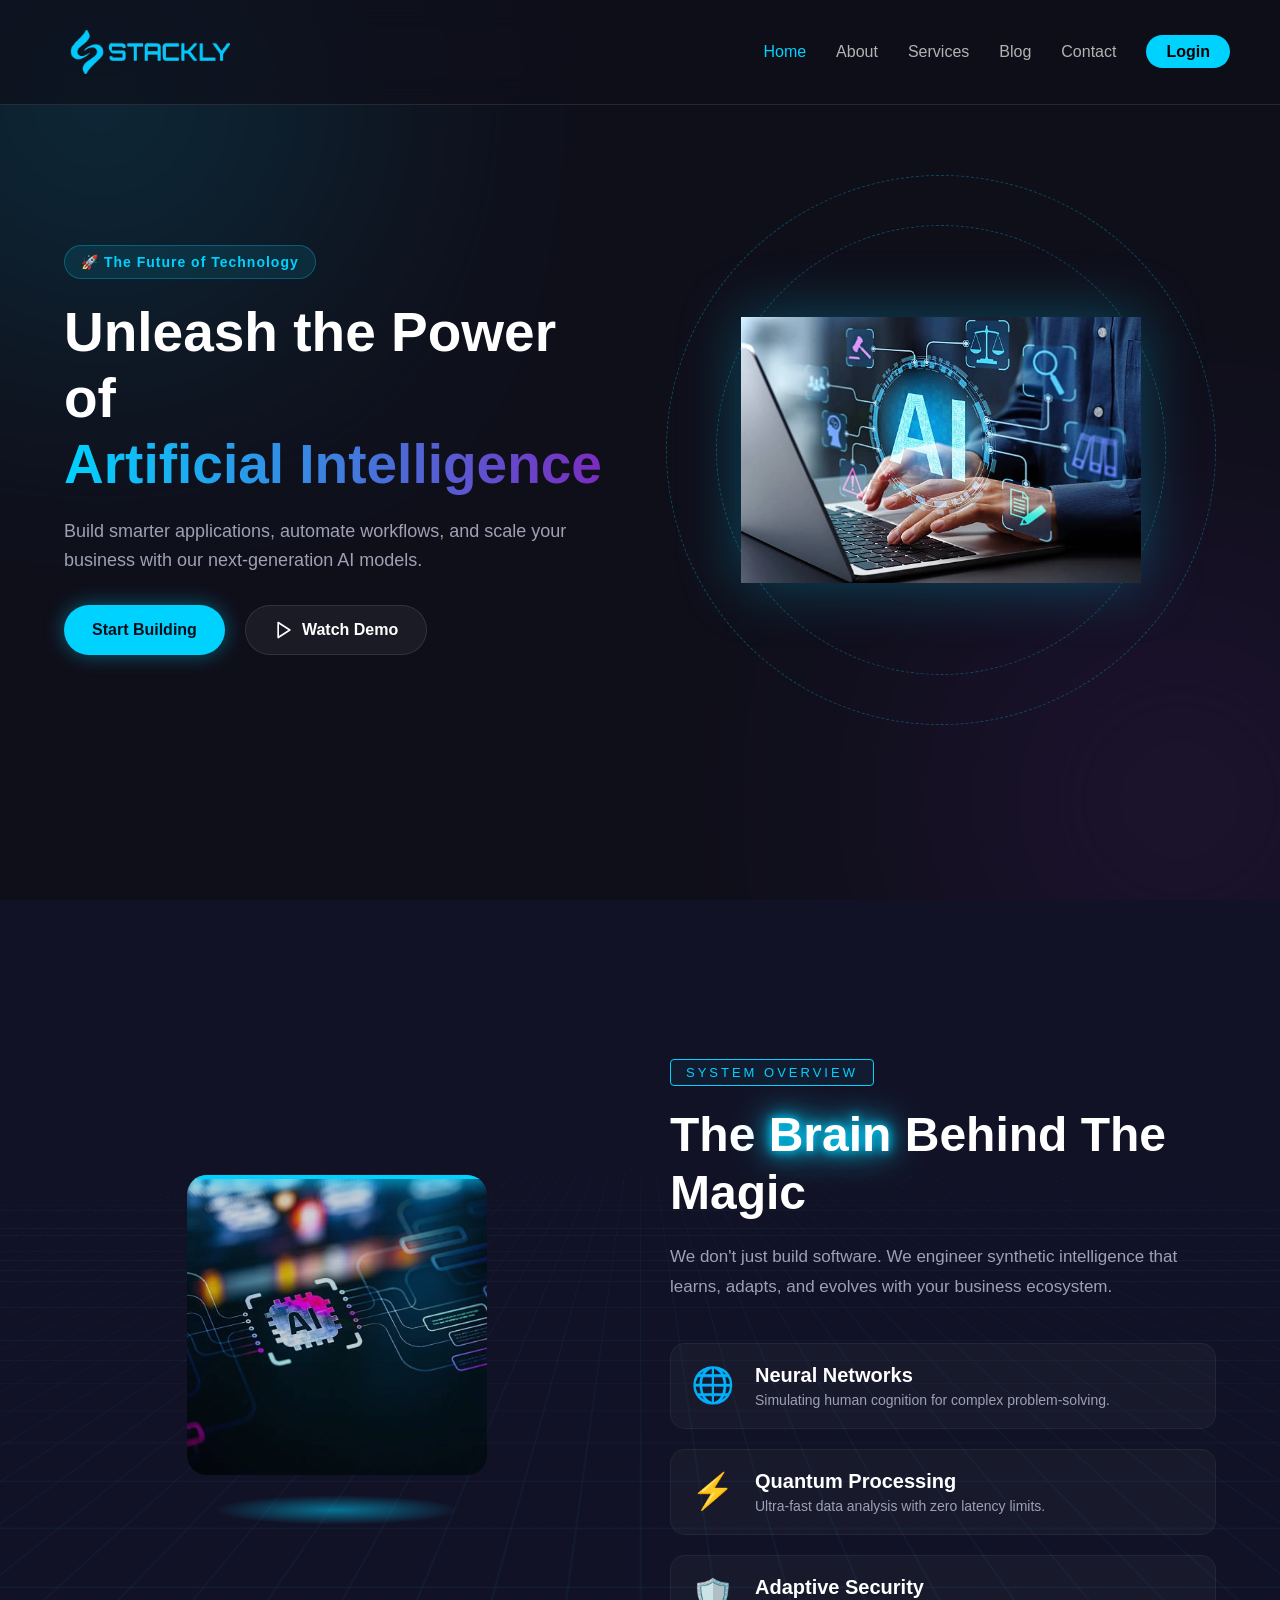
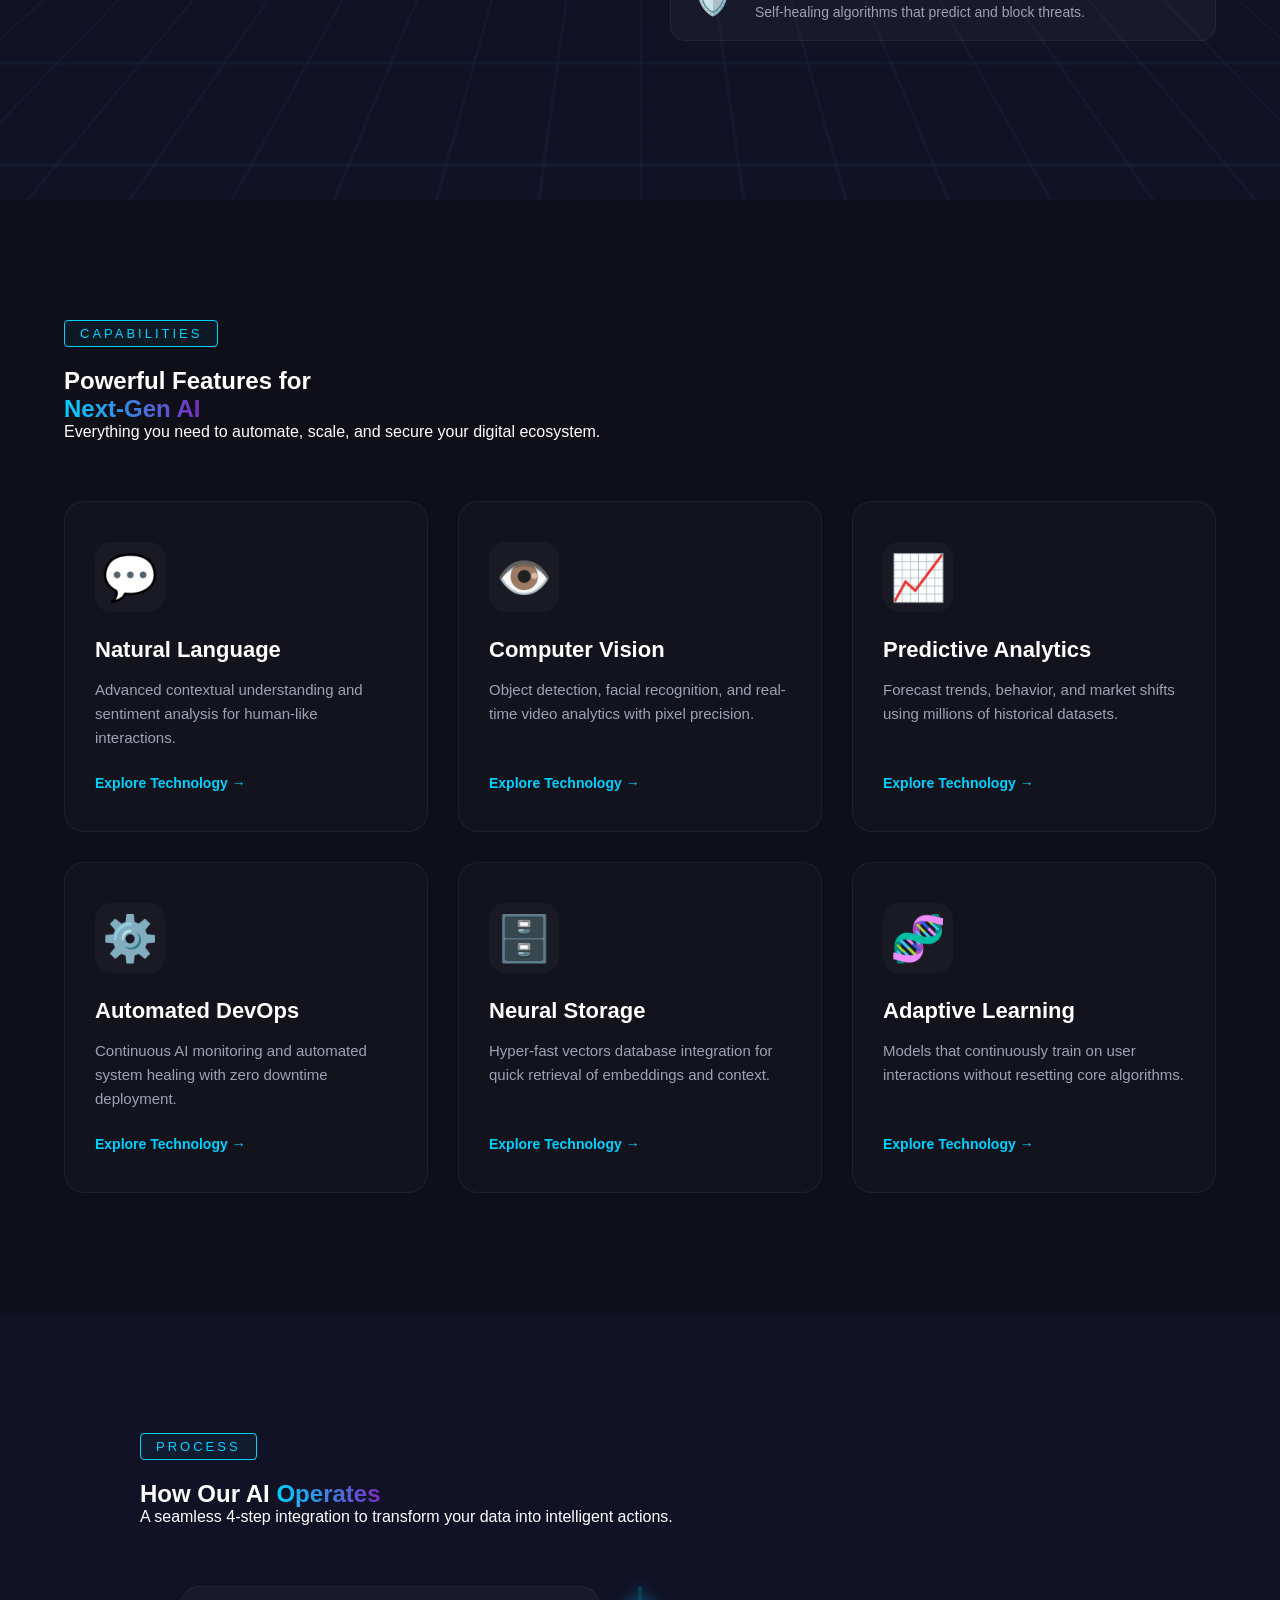
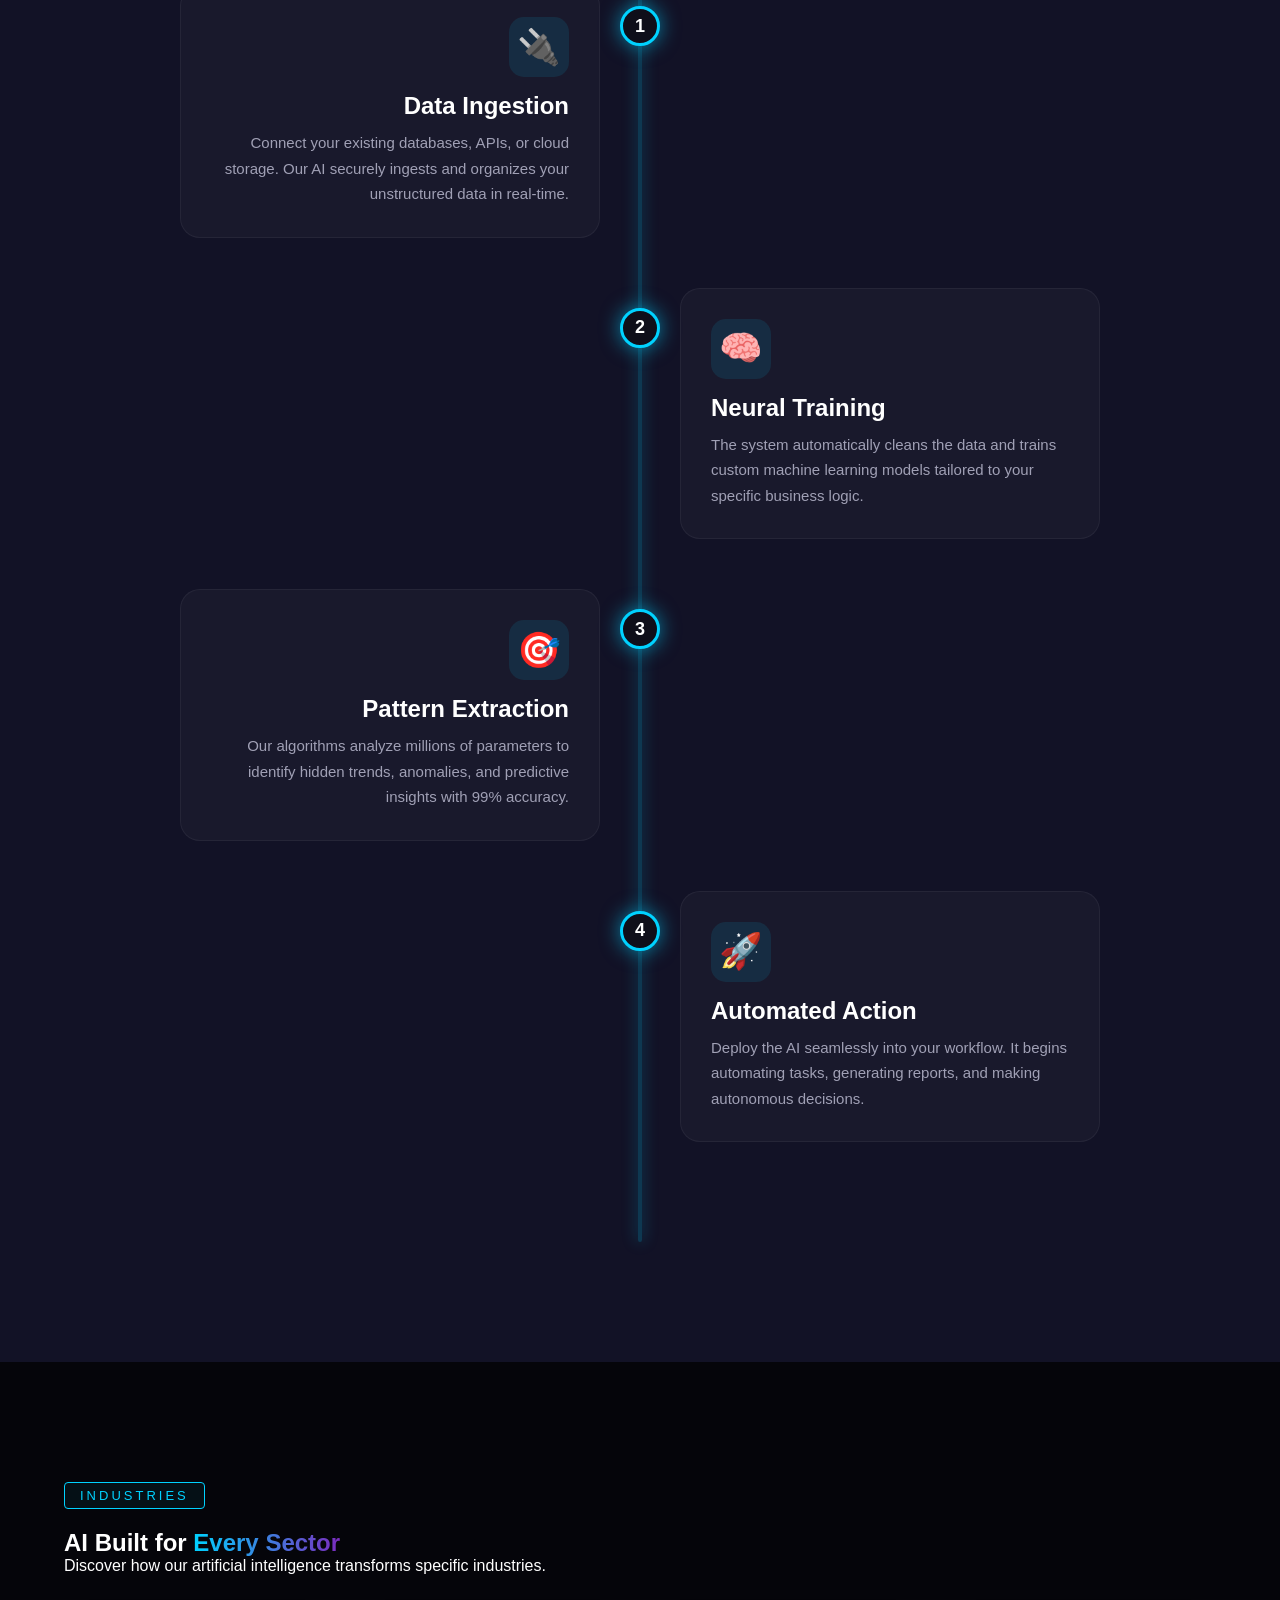
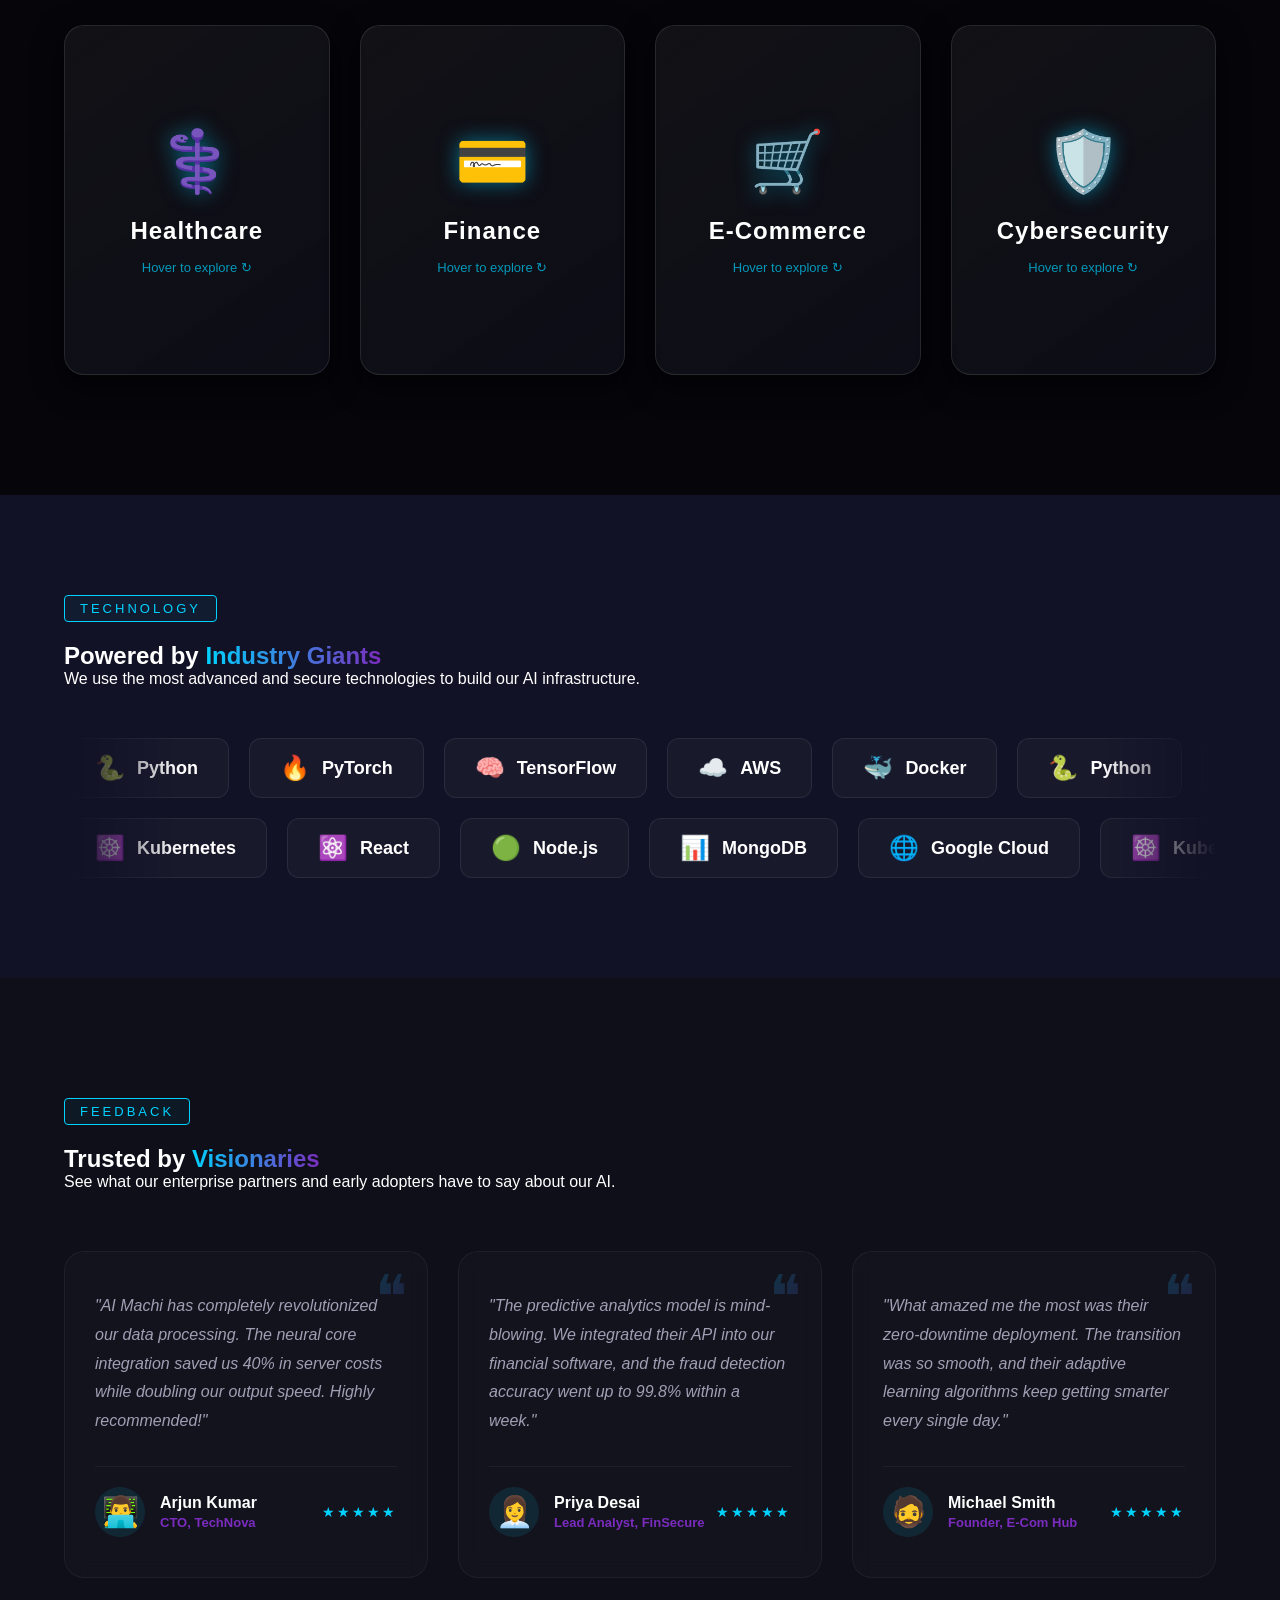
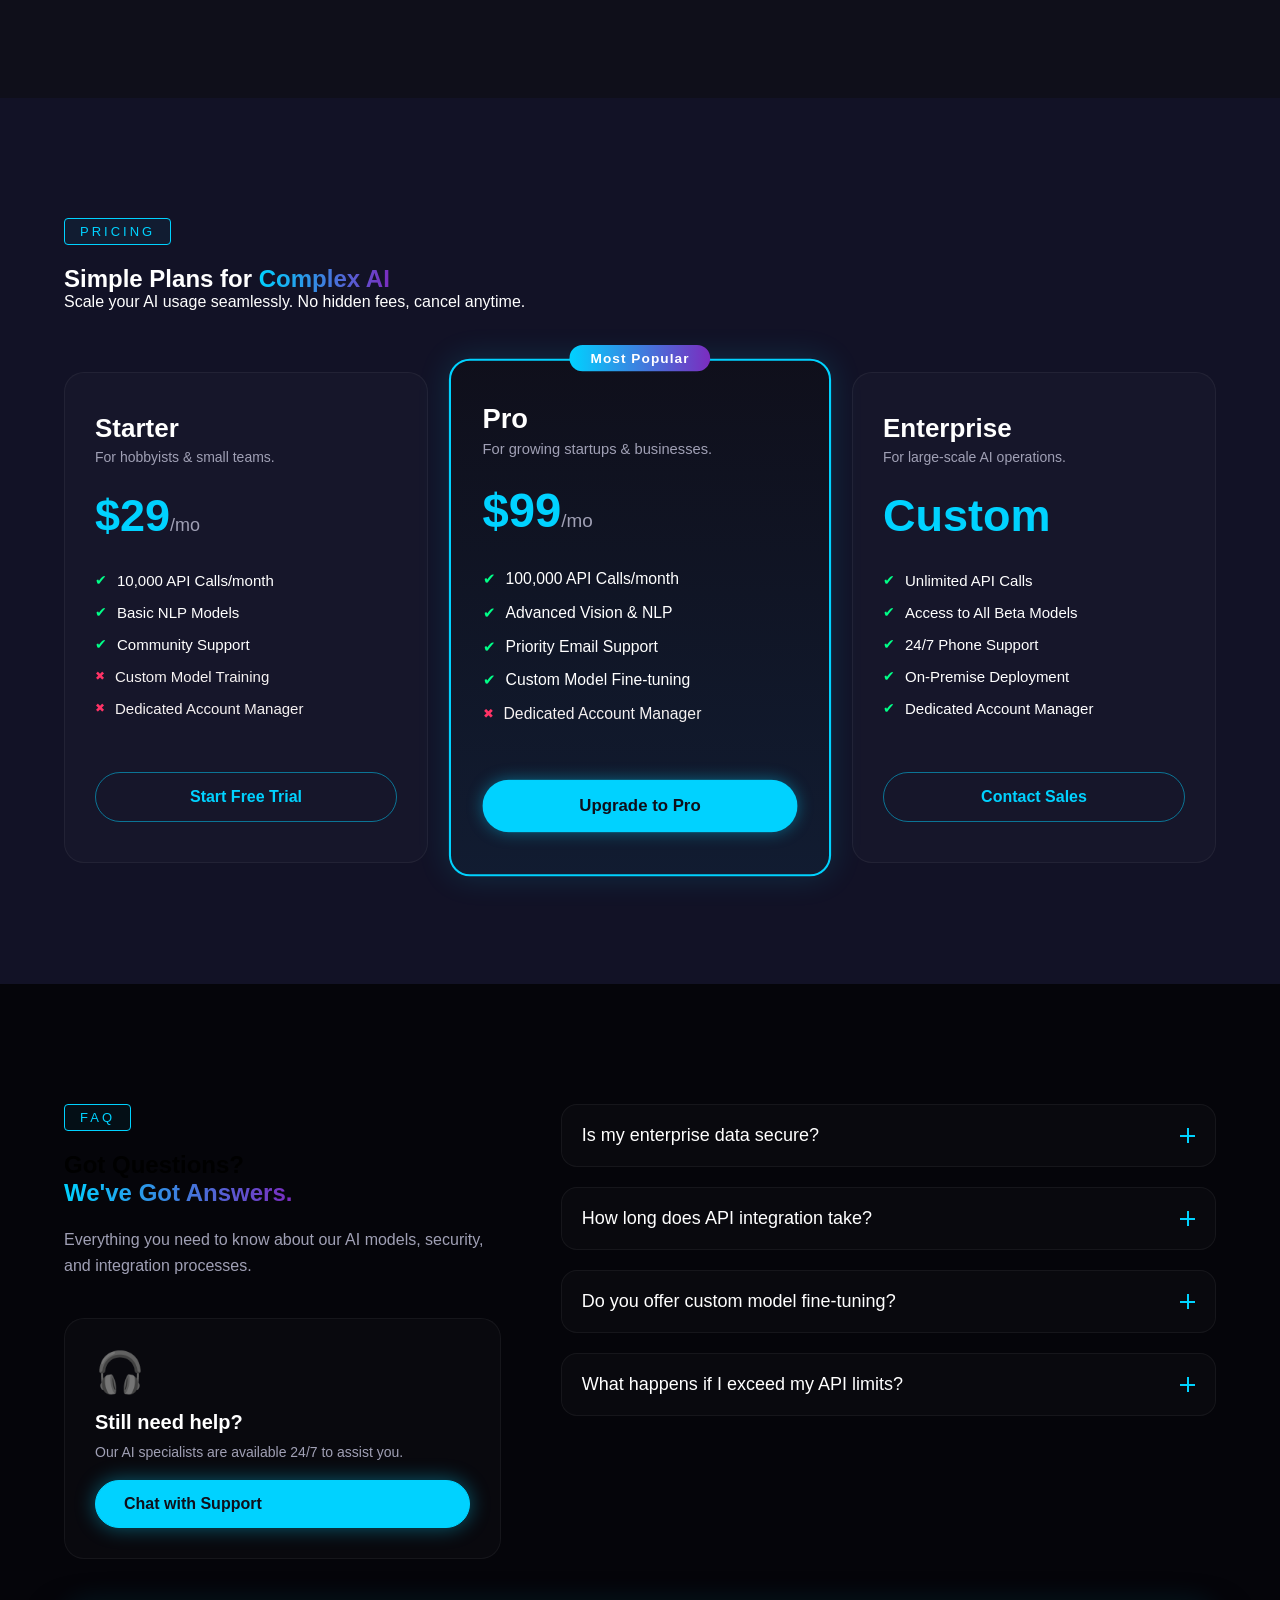
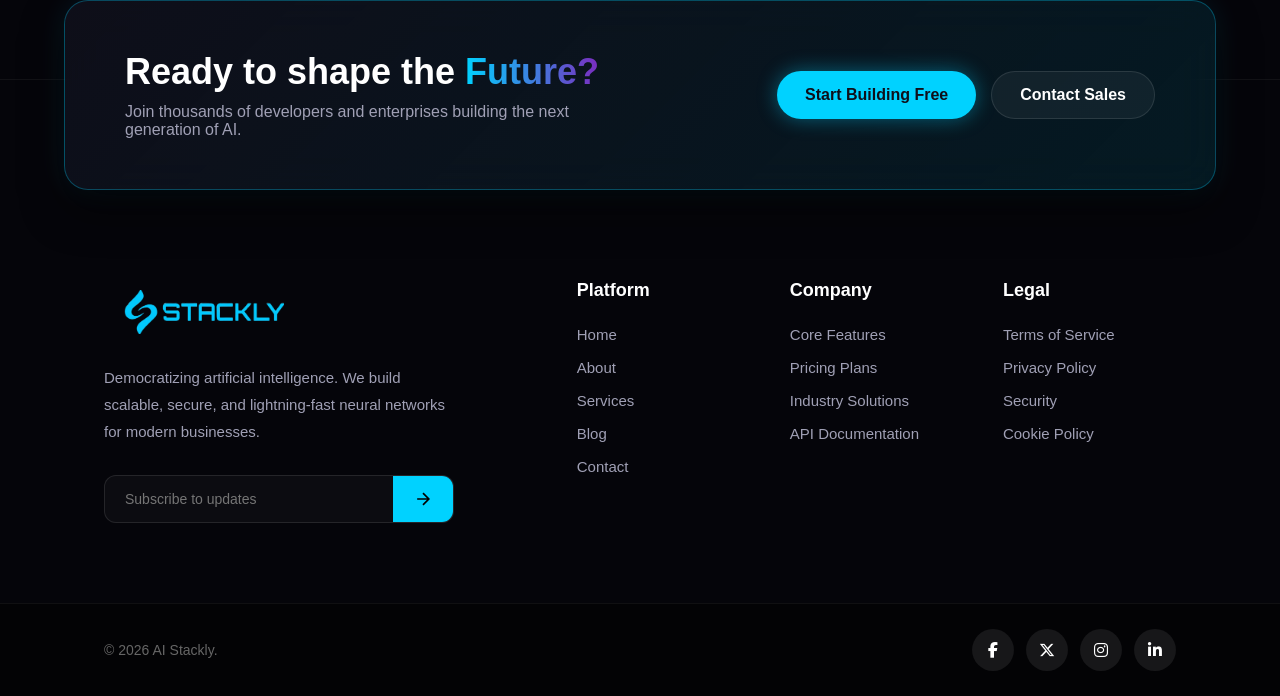
<file: index.html>
<!DOCTYPE html>
<html lang="en">

<head>
    <meta charset="UTF-8">
    <meta name="viewport" content="width=device-width, initial-scale=1.0">
    <title>Artificial Intelligence</title>
    <link rel="stylesheet" href="style.css">
    <link rel="stylesheet" href="Artificial.css">
     <link rel="stylesheet" href="https://cdnjs.cloudflare.com/ajax/libs/font-awesome/6.5.2/css/all.min.css">
</head>
</head>

<body>
    <header class="header">
        <nav class="navbar">
            <a href="index.html" class="logo-container">
                <img src="./asset/lodo.webp" alt="Company Logo" class="logo-img">
            </a>

            <ul class="nav-menu">
                <li class="nav-item"><a href="index.html" class="nav-link nav-activ">Home</a></li>
                <li class="nav-item"><a href="about.html" class="nav-link">About </a></li>
                <li class="nav-item"><a href="features.html" class="nav-link">Services</a></li>
                <li class="nav-item"><a href="pricing.html" class="nav-link">Blog</a></li>
                <li class="nav-item"><a href="contact.html" class="nav-link">Contact</a></li>
                <li class="nav-item"><a href="login.html" class="nav-link btn-contact">Login</a></li>
            </ul>

            <div class="hamburger">
                <span class="bar"></span>
                <span class="bar"></span>
                <span class="bar"></span>
            </div>
        </nav>
    </header>


    <section id="home" class="hero-section">


        <div class="bg-glow glow-1"></div>
        <div class="bg-glow glow-2"></div>

        <div class="hero-container">


            <div class="hero-content">
                <div class="badge fade-in-up">🚀 The Future of Technology</div>
                <h1 class="hero-title fade-in-up" style="animation-delay: 0.2s;">
                    Unleash the Power of <br> <span class="highlight">Artificial Intelligence</span>
                </h1>
                <p class="hero-subtitle fade-in-up" style="animation-delay: 0.4s;">
                    Build smarter applications, automate workflows, and scale your business with our next-generation AI
                    models.
                </p>
                <div class="hero-buttons fade-in-up" style="animation-delay: 0.6s;">
                    <a href="404.html" class="btn primary-btn">Start Building</a>
                    <a href="404.html" class="btn secondary-btn">
                        <svg width="20" height="20" viewBox="0 0 24 24" fill="none" stroke="currentColor"
                            stroke-width="2" stroke-linecap="round" stroke-linejoin="round">
                            <polygon points="5 3 19 12 5 21 5 3"></polygon>
                        </svg>
                        Watch Demo
                    </a>
                </div>
            </div>


            <div class="hero-visual fade-in-up" style="animation-delay: 0.8s;">

                <img src="./asset/art1.webp" alt="AI Brain" class="floating-img">

                <div class="ring ring-1"></div>
                <div class="ring ring-2"></div>
            </div>

        </div>
    </section>

    <section id="about" class="about-advanced">
        <div class="cyber-grid"></div>

        <div class="about-wrapper">

            <div class="ai-hologram" data-aos="zoom-in" data-aos-duration="1500">
                <div class="scanner-container">
                    <img src="./asset/art2 (2).webp" alt="AI Core" class="hologram-img">
                    <div class="laser-scan"></div>
                </div>
                <div class="hologram-base"></div>
            </div>

            <div class="ai-details" data-aos="fade-left" data-aos-duration="1200">
                <span class="cyber-badge">System Overview </span>
                <h2 class="glitch-text">The <span class="neon-text">Brain</span> Behind The Magic</h2>
                <p class="desc">
                    We don't just build software. We engineer synthetic intelligence that learns, adapts, and evolves
                    with your business ecosystem.
                </p>

                <div class="interactive-list">
                    <div class="list-item" data-aos="fade-up" data-aos-delay="100">
                        <div class="item-icon">🌐</div>
                        <a  class="item-content">
                            <h4>Neural Networks</h4>
                            <p>Simulating human cognition for complex problem-solving.</p>
                        </a>
                    </div>
                    <div class="list-item" data-aos="fade-up" data-aos-delay="200">
                        <div class="item-icon">⚡</div>
                        <a  class="item-content">
                            <h4>Quantum Processing</h4>
                            <p>Ultra-fast data analysis with zero latency limits.</p>
                        </a>
                    </div>
                    <div class="list-item" data-aos="fade-up" data-aos-delay="300">
                        <div class="item-icon">🛡️</div>
                        <a  class="item-content">
                            <h4>Adaptive Security</h4>
                            <p>Self-healing algorithms that predict and block threats.</p>
                        </a>
                    </div>
                </div>
            </div>

        </div>
    </section>


    <section id="features" class="features-section">
        <div class="features-container">

            <div class="section-header text-center" data-aos="fade-up" data-aos-duration="1000">
                <span class="cyber-badge">Capabilities </span>
                <h2>Powerful Features for <br><span class="highlight">Next-Gen AI</span></h2>
                <p>Everything you need to automate, scale, and secure your digital ecosystem.</p>
            </div>

            <div class="features-grid">

                <div class="feature-card" data-aos="fade-up" data-aos-delay="100">
                    <div class="card-glow"></div>
                    <div class="card-icon">💬</div>
                    <h3>Natural Language</h3>
                    <p>Advanced contextual understanding and sentiment analysis for human-like interactions.</p>
                    <a href="404.html" class="learn-more">Explore Technology →</a>
                </div>


                <div class="feature-card" data-aos="fade-up" data-aos-delay="200">
                    <div class="card-glow"></div>
                    <div class="card-icon">👁️</div>
                    <h3>Computer Vision</h3>
                    <p>Object detection, facial recognition, and real-time video analytics with pixel precision.</p>
                    <a href="404.html" class="learn-more">Explore Technology →</a>
                </div>


                <div class="feature-card" data-aos="fade-up" data-aos-delay="300">
                    <div class="card-glow"></div>
                    <div class="card-icon">📈</div>
                    <h3>Predictive Analytics</h3>
                    <p>Forecast trends, behavior, and market shifts using millions of historical datasets.</p>
                    <a href="404.html" class="learn-more">Explore Technology →</a>
                </div>


                <div class="feature-card" data-aos="fade-up" data-aos-delay="400">
                    <div class="card-glow"></div>
                    <div class="card-icon">⚙️</div>
                    <h3>Automated DevOps</h3>
                    <p>Continuous AI monitoring and automated system healing with zero downtime deployment.</p>
                    <a href="404.html" class="learn-more">Explore Technology →</a>
                </div>


                <div class="feature-card" data-aos="fade-up" data-aos-delay="500">
                    <div class="card-glow"></div>
                    <div class="card-icon">🗄️</div>
                    <h3>Neural Storage</h3>
                    <p>Hyper-fast vectors database integration for quick retrieval of embeddings and context.</p>
                    <a href="404.html" class="learn-more">Explore Technology →</a>
                </div>

                <div class="feature-card" data-aos="fade-up" data-aos-delay="600">
                    <div class="card-glow"></div>
                    <div class="card-icon">🧬</div>
                    <h3>Adaptive Learning</h3>
                    <p>Models that continuously train on user interactions without resetting core algorithms.</p>
                    <a href="404.html" class="learn-more">Explore Technology →</a>
                </div>

            </div>
        </div>
    </section>

    <section id="how-it-works" class="workflow-section">
        <div class="workflow-container">

            <div class="section-header text-center" data-aos="fade-down" data-aos-duration="1000">
                <span class="cyber-badge">Process </span>
                <h2>How Our AI <span class="highlight">Operates</span></h2>
                <p>A seamless 4-step integration to transform your data into intelligent actions.</p>
            </div>

            <div class="timeline">

                <div class="timeline-item left" data-aos="fade-right" data-aos-duration="1000">
                    <div class="timeline-dot">1</div>
                    <div class="timeline-content">
                        <div class="step-icon">🔌</div>
                        <h3>Data Ingestion</h3>
                        <p>Connect your existing databases, APIs, or cloud storage. Our AI securely ingests and
                            organizes your unstructured data in real-time.</p>
                    </div>
                </div>

                <div class="timeline-item right" data-aos="fade-left" data-aos-duration="1000" data-aos-delay="200">
                    <div class="timeline-dot">2</div>
                    <div class="timeline-content">
                        <div class="step-icon">🧠</div>
                        <h3>Neural Training</h3>
                        <p>The system automatically cleans the data and trains custom machine learning models tailored
                            to your specific business logic.</p>
                    </div>
                </div>


                <div class="timeline-item left" data-aos="fade-right" data-aos-duration="1000" data-aos-delay="400">
                    <div class="timeline-dot">3</div>
                    <div class="timeline-content">
                        <div class="step-icon">🎯</div>
                        <h3>Pattern Extraction</h3>
                        <p>Our algorithms analyze millions of parameters to identify hidden trends, anomalies, and
                            predictive insights with 99% accuracy.</p>
                    </div>
                </div>

                <div class="timeline-item right" data-aos="fade-left" data-aos-duration="1000" data-aos-delay="600">
                    <div class="timeline-dot">4</div>
                    <div class="timeline-content">
                        <div class="step-icon">🚀</div>
                        <h3>Automated Action</h3>
                        <p>Deploy the AI seamlessly into your workflow. It begins automating tasks, generating reports,
                            and making autonomous decisions.</p>
                    </div>
                </div>

            </div>
        </div>
    </section>


    <section id="usecases" class="usecases-section">
        <div class="usecases-container">


            <div class="section-header text-center" data-aos="zoom-in" data-aos-duration="1000">
                <span class="cyber-badge">Industries </span>
                <h2>AI Built for <span class="highlight">Every Sector</span></h2>
                <p>Discover how our artificial intelligence transforms specific industries.</p>
            </div>


            <div class="usecases-grid">


                <div class="flip-card" data-aos="flip-left" data-aos-delay="100">
                    <div class="flip-card-inner">

                        <div class="flip-card-front">
                            <div class="front-icon">⚕️</div>
                            <h3>Healthcare</h3>
                            <p class="front-hint">Hover to explore ↻</p>
                        </div>

                        <div class="flip-card-back">
                            <h3>Medical AI</h3>
                            <p>Predictive disease analysis, automated diagnostics, and personalized patient care models
                                using patient history datasets.</p>
                            <a href="404.html" class="btn-small">View Case Study</a>
                        </div>
                    </div>
                </div>


                <div class="flip-card" data-aos="flip-left" data-aos-delay="200">
                    <div class="flip-card-inner">
                        <div class="flip-card-front">
                            <div class="front-icon">💳</div>
                            <h3>Finance</h3>
                            <p class="front-hint">Hover to explore ↻</p>
                        </div>
                        <div class="flip-card-back">
                            <h3>FinTech AI</h3>
                            <p>Real-time fraud detection, algorithmic trading, and automated risk assessment for
                                enterprise banking.</p>
                            <a href="404.html" class="btn-small">View Case Study</a>
                        </div>
                    </div>
                </div>


                <div class="flip-card" data-aos="flip-left" data-aos-delay="300">
                    <div class="flip-card-inner">
                        <div class="flip-card-front">
                            <div class="front-icon">🛒</div>
                            <h3>E-Commerce</h3>
                            <p class="front-hint">Hover to explore ↻</p>
                        </div>
                        <div class="flip-card-back">
                            <h3>Retail AI</h3>
                            <p>Hyper-personalized product recommendations, dynamic pricing, and automated inventory
                                management.</p>
                            <a href="404.html" class="btn-small">View Case Study</a>
                        </div>
                    </div>
                </div>

                <div class="flip-card" data-aos="flip-left" data-aos-delay="400">
                    <div class="flip-card-inner">
                        <div class="flip-card-front">
                            <div class="front-icon">🛡️</div>
                            <h3>Cybersecurity</h3>
                            <p class="front-hint">Hover to explore ↻</p>
                        </div>
                        <div class="flip-card-back">
                            <h3>Security AI</h3>
                            <p>Zero-day threat prediction, automated incident response, and behavioral analysis to block
                                breaches.</p>
                            <a href="404.html" class="btn-small">View Case Study</a>
                        </div>
                    </div>
                </div>

            </div>
        </div>
    </section>

    <section id="techstack" class="tech-section">
        <div class="tech-container">

            <div class="section-header text-center" data-aos="fade-up" data-aos-duration="1000">
                <span class="cyber-badge">Technology </span>
                <h2>Powered by <span class="highlight">Industry Giants</span></h2>
                <p>We use the most advanced and secure technologies to build our AI infrastructure.</p>
            </div>

            <div class="marquee-wrapper">

                <div class="marquee-track track-left">
                    <div class="tech-card"><span class="tech-icon">🐍</span> Python</div>
                    <div class="tech-card"><span class="tech-icon">🔥</span> PyTorch</div>
                    <div class="tech-card"><span class="tech-icon">🧠</span> TensorFlow</div>
                    <div class="tech-card"><span class="tech-icon">☁️</span> AWS</div>
                    <div class="tech-card"><span class="tech-icon">🐳</span> Docker</div>
                    <div class="tech-card"><span class="tech-icon">🐍</span> Python</div>
                    <div class="tech-card"><span class="tech-icon">🔥</span> PyTorch</div>
                    <div class="tech-card"><span class="tech-icon">🧠</span> TensorFlow</div>
                    <div class="tech-card"><span class="tech-icon">☁️</span> AWS</div>
                    <div class="tech-card"><span class="tech-icon">🐳</span> Docker</div>
                </div>

                <div class="marquee-track track-right" style="margin-top: 20px;">
                    <div class="tech-card"><span class="tech-icon">☸️</span> Kubernetes</div>
                    <div class="tech-card"><span class="tech-icon">⚛️</span> React</div>
                    <div class="tech-card"><span class="tech-icon">🟢</span> Node.js</div>
                    <div class="tech-card"><span class="tech-icon">📊</span> MongoDB</div>
                    <div class="tech-card"><span class="tech-icon">🌐</span> Google Cloud</div>
                    <div class="tech-card"><span class="tech-icon">☸️</span> Kubernetes</div>
                    <div class="tech-card"><span class="tech-icon">⚛️</span> React</div>
                    <div class="tech-card"><span class="tech-icon">🟢</span> Node.js</div>
                    <div class="tech-card"><span class="tech-icon">📊</span> MongoDB</div>
                    <div class="tech-card"><span class="tech-icon">🌐</span> Google Cloud</div>
                </div>

            </div>
        </div>
    </section>


    <section id="testimonials" class="testimonials-section">
        <div class="testimonials-container">

            <div class="section-header text-center" data-aos="fade-up" data-aos-duration="1000">
                <span class="cyber-badge">Feedback </span>
                <h2>Trusted by <span class="highlight">Visionaries</span></h2>
                <p>See what our enterprise partners and early adopters have to say about our AI.</p>
            </div>


            <div class="testimonials-grid">


                <div class="testi-card" data-aos="fade-up" data-aos-delay="100">
                    <div class="quote-icon">❝</div>
                    <p class="review-text">"AI Machi has completely revolutionized our data processing. The neural core
                        integration saved us 40% in server costs while doubling our output speed. Highly recommended!"
                    </p>
                    <div class="testi-footer">
                        <div class="user-profile">
                            <div class="avatar">👨‍💻</div>
                            <div class="user-info">
                                <h4>Arjun Kumar</h4>
                                <p>CTO, TechNova</p>
                            </div>
                        </div>
                        <div class="stars">★★★★★</div>
                    </div>
                </div>


                <div class="testi-card" data-aos="fade-up" data-aos-delay="200">
                    <div class="quote-icon">❝</div>
                    <p class="review-text">"The predictive analytics model is mind-blowing. We integrated their API into
                        our financial software, and the fraud detection accuracy went up to 99.8% within a week."</p>
                    <div class="testi-footer">
                        <div class="user-profile">
                            <div class="avatar">👩‍💼</div>
                            <div class="user-info">
                                <h4>Priya Desai</h4>
                                <p>Lead Analyst, FinSecure</p>
                            </div>
                        </div>
                        <div class="stars">★★★★★</div>
                    </div>
                </div>


                <div class="testi-card" data-aos="fade-up" data-aos-delay="300">
                    <div class="quote-icon">❝</div>
                    <p class="review-text">"What amazed me the most was their zero-downtime deployment. The transition
                        was so smooth, and their adaptive learning algorithms keep getting smarter every single day."
                    </p>
                    <div class="testi-footer">
                        <div class="user-profile">
                            <div class="avatar">🧔</div>
                            <div class="user-info">
                                <h4>Michael Smith</h4>
                                <p>Founder, E-Com Hub</p>
                            </div>
                        </div>
                        <div class="stars">★★★★★</div>
                    </div>
                </div>

            </div>
        </div>
    </section>

    <section id="pricing" class="pricing-section">
        <div class="pricing-container">

            <div class="section-header text-center" data-aos="fade-up" data-aos-duration="1000">
                <span class="cyber-badge">Pricing </span>
                <h2>Simple Plans for <span class="highlight">Complex AI</span></h2>
                <p>Scale your AI usage seamlessly. No hidden fees, cancel anytime.</p>
            </div>

            <div class="pricing-grid">

                <div class="pricing-card" data-aos="fade-right" data-aos-delay="100">
                    <div class="plan-header">
                        <h3>Starter</h3>
                        <p>For hobbyists & small teams.</p>
                    </div>
                    <div class="plan-price">
                        <h2>$29<span>/mo</span></h2>
                    </div>
                    <ul class="plan-features">
                        <li><span class="check">✔</span> 10,000 API Calls/month</li>
                        <li><span class="check">✔</span> Basic NLP Models</li>
                        <li><span class="check">✔</span> Community Support</li>
                        <li class="disabled"><span class="cross">✖</span> Custom Model Training</li>
                        <li class="disabled"><span class="cross">✖</span> Dedicated Account Manager</li>
                    </ul>
                    <a href="404.html" class="btn-pricing">Start Free Trial</a>
                </div>

                <div class="pricing-card popular" data-aos="fade-up" data-aos-delay="200">
                    <div class="popular-badge">Most Popular</div>
                    <div class="plan-header">
                        <h3>Pro</h3>
                        <p>For growing startups & businesses.</p>
                    </div>
                    <div class="plan-price">
                        <h2>$99<span>/mo</span></h2>
                    </div>
                    <ul class="plan-features">
                        <li><span class="check">✔</span> 100,000 API Calls/month</li>
                        <li><span class="check">✔</span> Advanced Vision & NLP</li>
                        <li><span class="check">✔</span> Priority Email Support</li>
                        <li><span class="check">✔</span> Custom Model Fine-tuning</li>
                        <li class="disabled"><span class="cross">✖</span> Dedicated Account Manager</li>
                    </ul>
                    <a href="404.html" class="btn-pricing btn-popular">Upgrade to Pro</a>
                </div>

                <div class="pricing-card" data-aos="fade-left" data-aos-delay="300">
                    <div class="plan-header">
                        <h3>Enterprise</h3>
                        <p>For large-scale AI operations.</p>
                    </div>
                    <div class="plan-price">
                        <h2>Custom</h2>
                    </div>
                    <ul class="plan-features">
                        <li><span class="check">✔</span> Unlimited API Calls</li>
                        <li><span class="check">✔</span> Access to All Beta Models</li>
                        <li><span class="check">✔</span> 24/7 Phone Support</li>
                        <li><span class="check">✔</span> On-Premise Deployment</li>
                        <li><span class="check">✔</span> Dedicated Account Manager</li>
                    </ul>
                    <a href="404.html" class="btn-pricing">Contact Sales</a>
                </div>

            </div>
        </div>
    </section>

    <section id="faq" class="faq-advanced-section">
        <div class="faq-split-container">

            <div class="faq-left" data-aos="fade-right" data-aos-duration="1000">
                <span class="cyber-badge">FAQ </span>
                <h2>Got Questions? <br><span class="highlight">We've Got Answers.</span></h2>
                <p class="faq-subtitle">Everything you need to know about our AI models, security, and integration
                    processes.</p>

                <div class="support-card">
                    <div class="support-icon">🎧</div>
                    <h4>Still need help?</h4>
                    <p>Our AI specialists are available 24/7 to assist you.</p>
                    <a href="404.html" class="btn primary-btn btn-small">Chat with Support</a>
                </div>
            </div>

            <div class="faq-right">
                <div class="faq-accordion">

                    <div class="faq-box" data-aos="fade-up" data-aos-delay="100">
                        <a  class="faq-head">
                            <h3>Is my enterprise data secure?</h3>
                            <div class="toggle-icon"></div>
                        </a>
                        <div class="faq-body">
                            <p>Absolutely. We use AES-256 military-grade encryption. Your data is isolated in your own
                                tenant and is never used to train our base public models. You maintain 100% ownership.
                            </p>
                        </div>
                    </div>

                    <div class="faq-box" data-aos="fade-up" data-aos-delay="200">
                        <a  class="faq-head">
                            <h3>How long does API integration take?</h3>
                            <div class="toggle-icon"></div>
                        </a>
                        <div class="faq-body">
                            <p>Our REST and GraphQL APIs are designed for seamless integration. Most development teams
                                can connect and start making AI calls within 2 to 4 hours. Comprehensive SDKs are
                                available for Python, Node.js, and Go.</p>
                        </div>
                    </div>

                    <div class="faq-box" data-aos="fade-up" data-aos-delay="300">
                        <a class="faq-head">
                            <h3>Do you offer custom model fine-tuning?</h3>
                            <div class="toggle-icon"></div>
                        </a>
                        <div class="faq-body">
                            <p>Yes! On our Pro and Enterprise plans, you can fine-tune our foundation models using your
                                own historical data to make the AI understand your specific industry jargon and
                                workflows.</p>
                        </div>
                    </div>

                    <div class="faq-box" data-aos="fade-up" data-aos-delay="400">
                        <a class="faq-head">
                            <h3>What happens if I exceed my API limits?</h3>
                            <div class="toggle-icon"></div>
                        </a>
                        <div class="faq-body">
                            <p>We do not hard-stop your access. You will receive an alert at 80% and 100% usage. Any
                                overage will be billed at a standard transparent rate of $0.001 per additional query, or
                                you can auto-upgrade your tier.</p>
                        </div>
                    </div>

                </div>
            </div>

        </div>
    </section>

    <footer class="cyber-footer">

        <div class="footer-cta-container" data-aos="zoom-in" data-aos-duration="1000">
            <div class="footer-cta-box">
                <div class="cta-text">
                    <h2>Ready to shape the <span class="highlight">Future?</span></h2>
                    <p>Join thousands of developers and enterprises building the next generation of AI.</p>
                </div>
                <div class="cta-actions">
                    <a href="404.html" class="btn primary-btn">Start Building Free</a>
                    <a href="404.html" class="btn secondary-btn">Contact Sales</a>
                </div>
            </div>
        </div>

        <div class="footer-main">
            <div class="footer-grid">

                <div class="footer-brand-col" data-aos="fade-up" data-aos-delay="100">
                    <a href="index.html" class="logo-container">
                        <img src="./asset/lodo.webp" alt="Company Logo" class="logo-img">
                    </a>
                    <p class="brand-desc">Democratizing artificial intelligence. We build scalable, secure, and
                        lightning-fast neural networks for modern businesses.</p>

                    <form id="newsletterForm" class="cyber-newsletter">
                        <input type="email" id="emailInput" placeholder="Subscribe to updates" required>
                        <button type="submit">
                            <svg width="20" height="20" viewBox="0 0 24 24" fill="none" stroke="currentColor"
                                stroke-width="2">
                                <path d="M5 12h14M12 5l7 7-7 7" />
                            </svg>
                        </button>
                    </form>
                    <div id="formMessage" class="form-message"></div>
                </div>

                <div class="footer-links-col" data-aos="fade-up" data-aos-delay="200">
                    <h4>Platform</h4>
                   <ul>
                        <li><a href="index.html">Home </a></li>
                        <li><a href="about.html">About </a></li>
                        <li><a href="features.html">Services </a></li>
                        <li><a href="pricing.html">Blog</a></li>
                        <li><a href="contact.html">Contact </a></li>

                    </ul>
                </div>

                <div class="footer-links-col" data-aos="fade-up" data-aos-delay="300">
                    <h4>Company</h4>
                    <ul>
                        <li><a href="404.html">Core Features</a></li>
                        <li><a href="404.html">Pricing Plans</a></li>
                        <li><a href="404.html">Industry Solutions</a></li>
                        <li><a href="404.html">API Documentation</a></li>
                    </ul>
                </div>

                <div class="footer-links-col" data-aos="fade-up" data-aos-delay="400">
                    <h4>Legal</h4>
                    <ul>
                        <li><a href="404.html">Terms of Service</a></li>
                        <li><a href="404.html">Privacy Policy</a></li>
                        <li><a href="404.html">Security</a></li>
                        <li><a href="404.html">Cookie Policy</a></li>
                    </ul>
                </div>

            </div>
        </div>

        <div class="footer-bottom">
            <div class="bottom-container">
                <p>&copy; 2026 AI Stackly. </p>
                
                  <div class="social-links">
                    <a href="404.html"><i class="fa-brands fa-facebook-f"></i></a>
                    <a href="404.html"><i class="fa-brands fa-x-twitter"></i></a>
                    <a href="404.html"><i class="fa-brands fa-instagram"></i></a>
                    <a href="404.html"><i class="fa-brands fa-linkedin-in"></i></a>
                </div>
            </div>
        </div>
    </footer>

    <script>
    document.addEventListener("DOMContentLoaded", function() {
        // Select all FAQ question headers
        const faqHeads = document.querySelectorAll('.faq-head');

        faqHeads.forEach(head => {
            head.addEventListener('click', function(e) {
                // IMPORTANT: This stops the link from jumping to 404.html
                e.preventDefault(); 

                const currentBox = this.closest('.faq-box');
                const body = currentBox.querySelector('.faq-body');
                const isActive = currentBox.classList.contains('active');

                // Auto-Collapse: Close all other open FAQs before opening a new one
                document.querySelectorAll('.faq-box').forEach(box => {
                    box.classList.remove('active');
                    box.querySelector('.faq-body').style.maxHeight = null;
                });

                // If the clicked one wasn't active, open it smoothly
                if (!isActive) {
                    currentBox.classList.add('active');
                    // dynamically set the height based on content
                    body.style.maxHeight = body.scrollHeight + "px"; 
                }
            });
        });
    });
</script>

    <script src="main.js"></script>
</body>

</html>
</file>
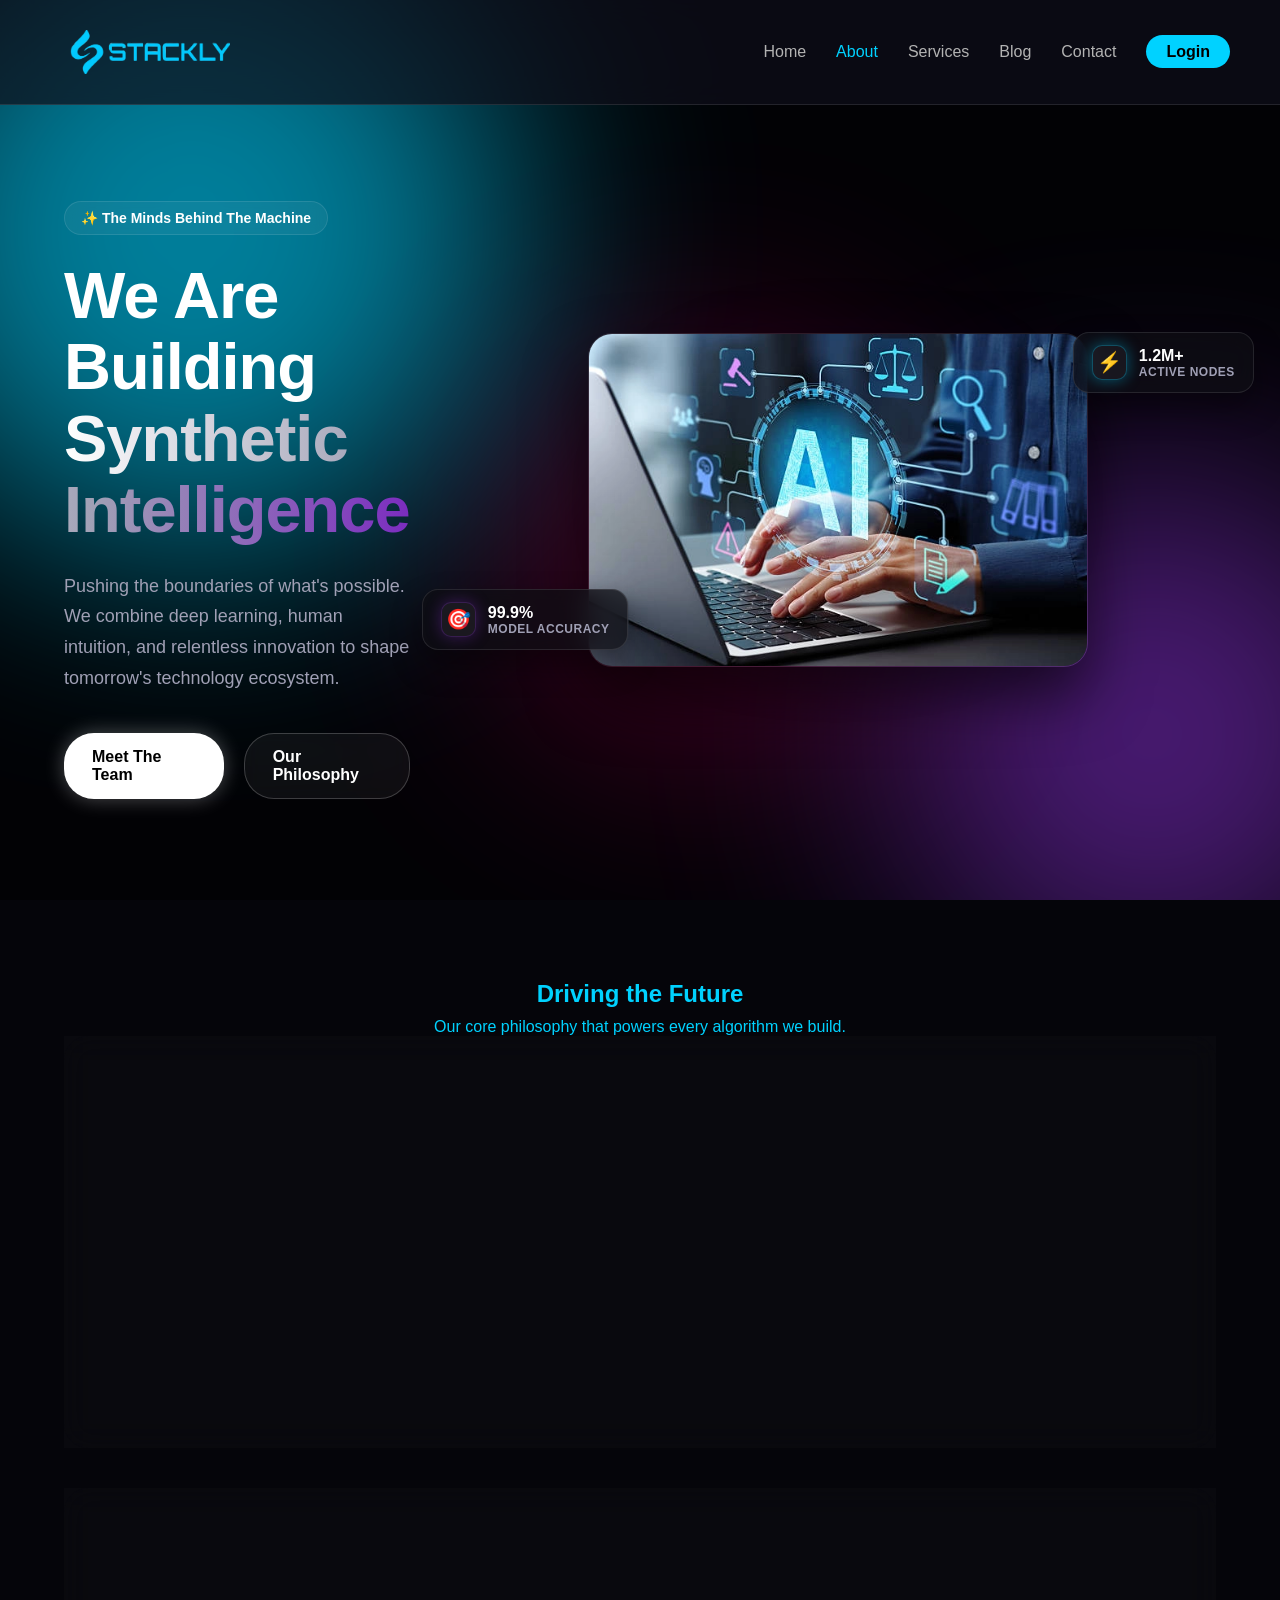
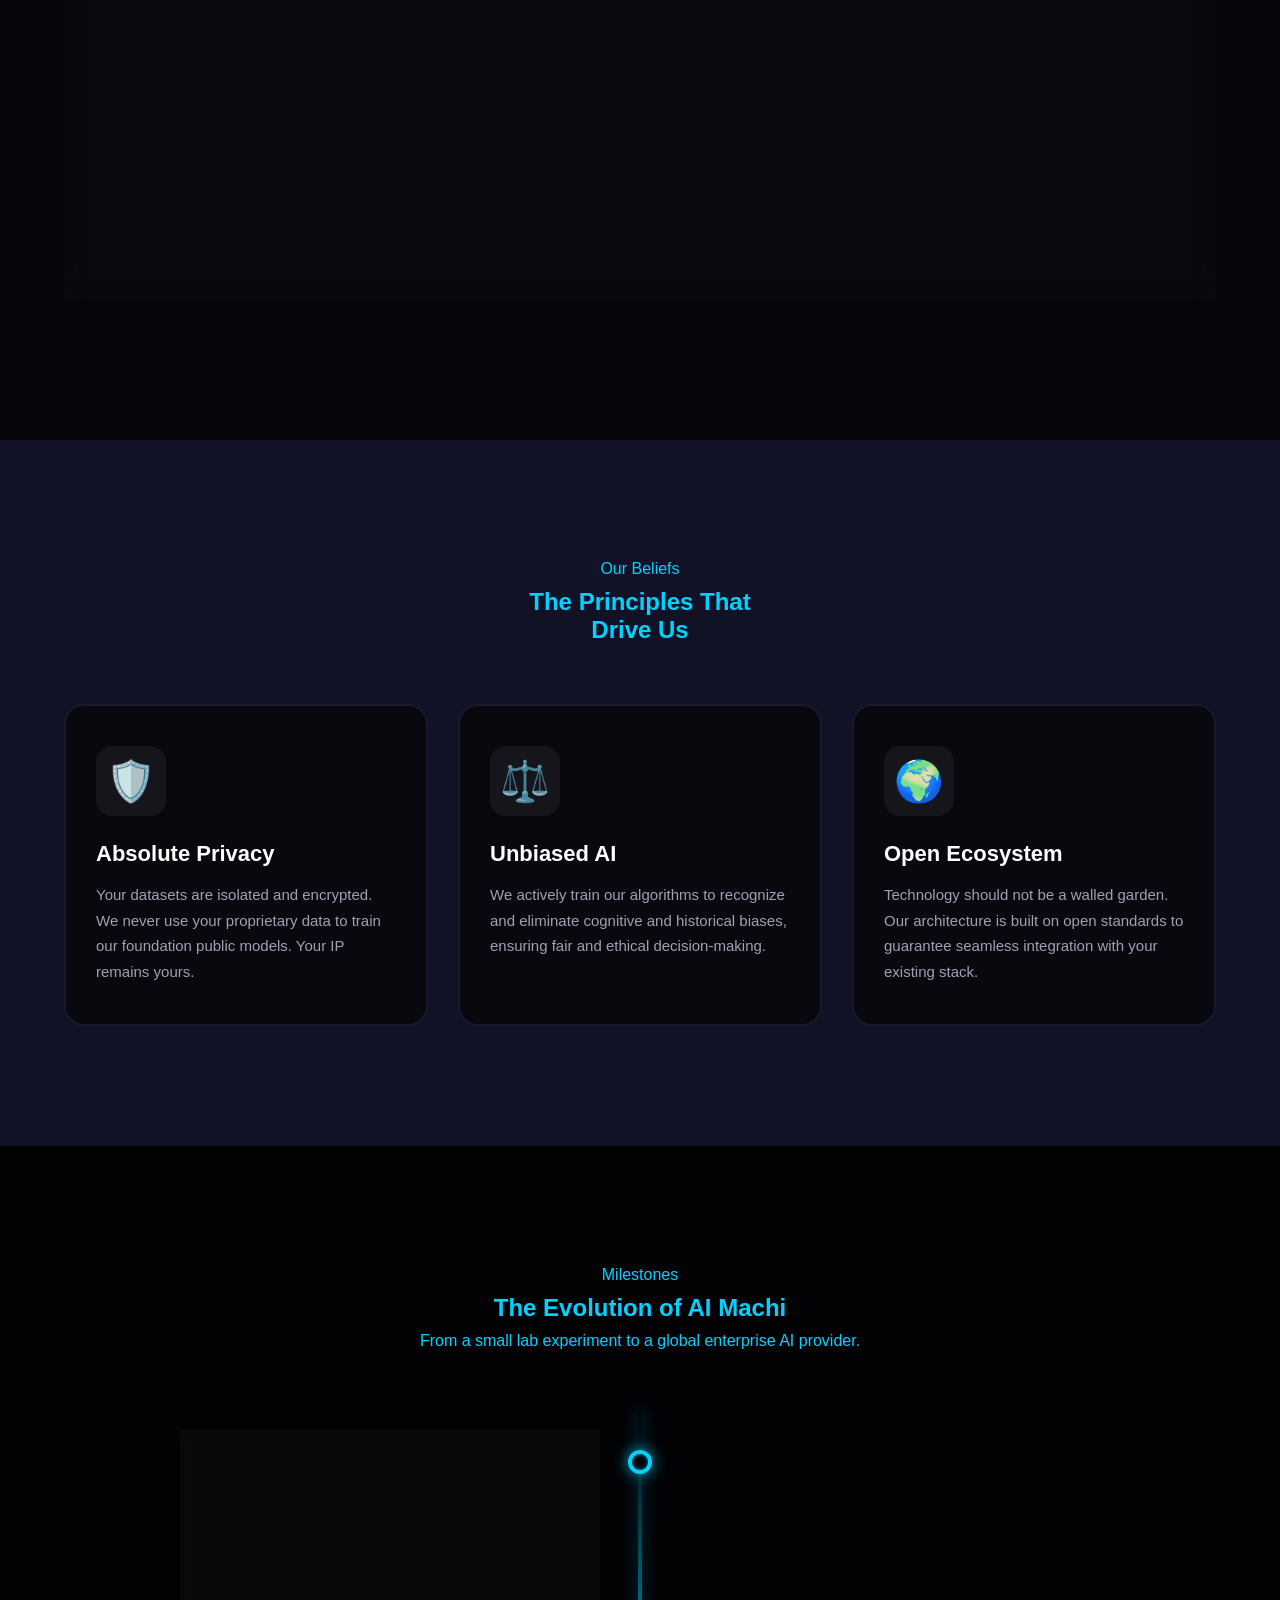
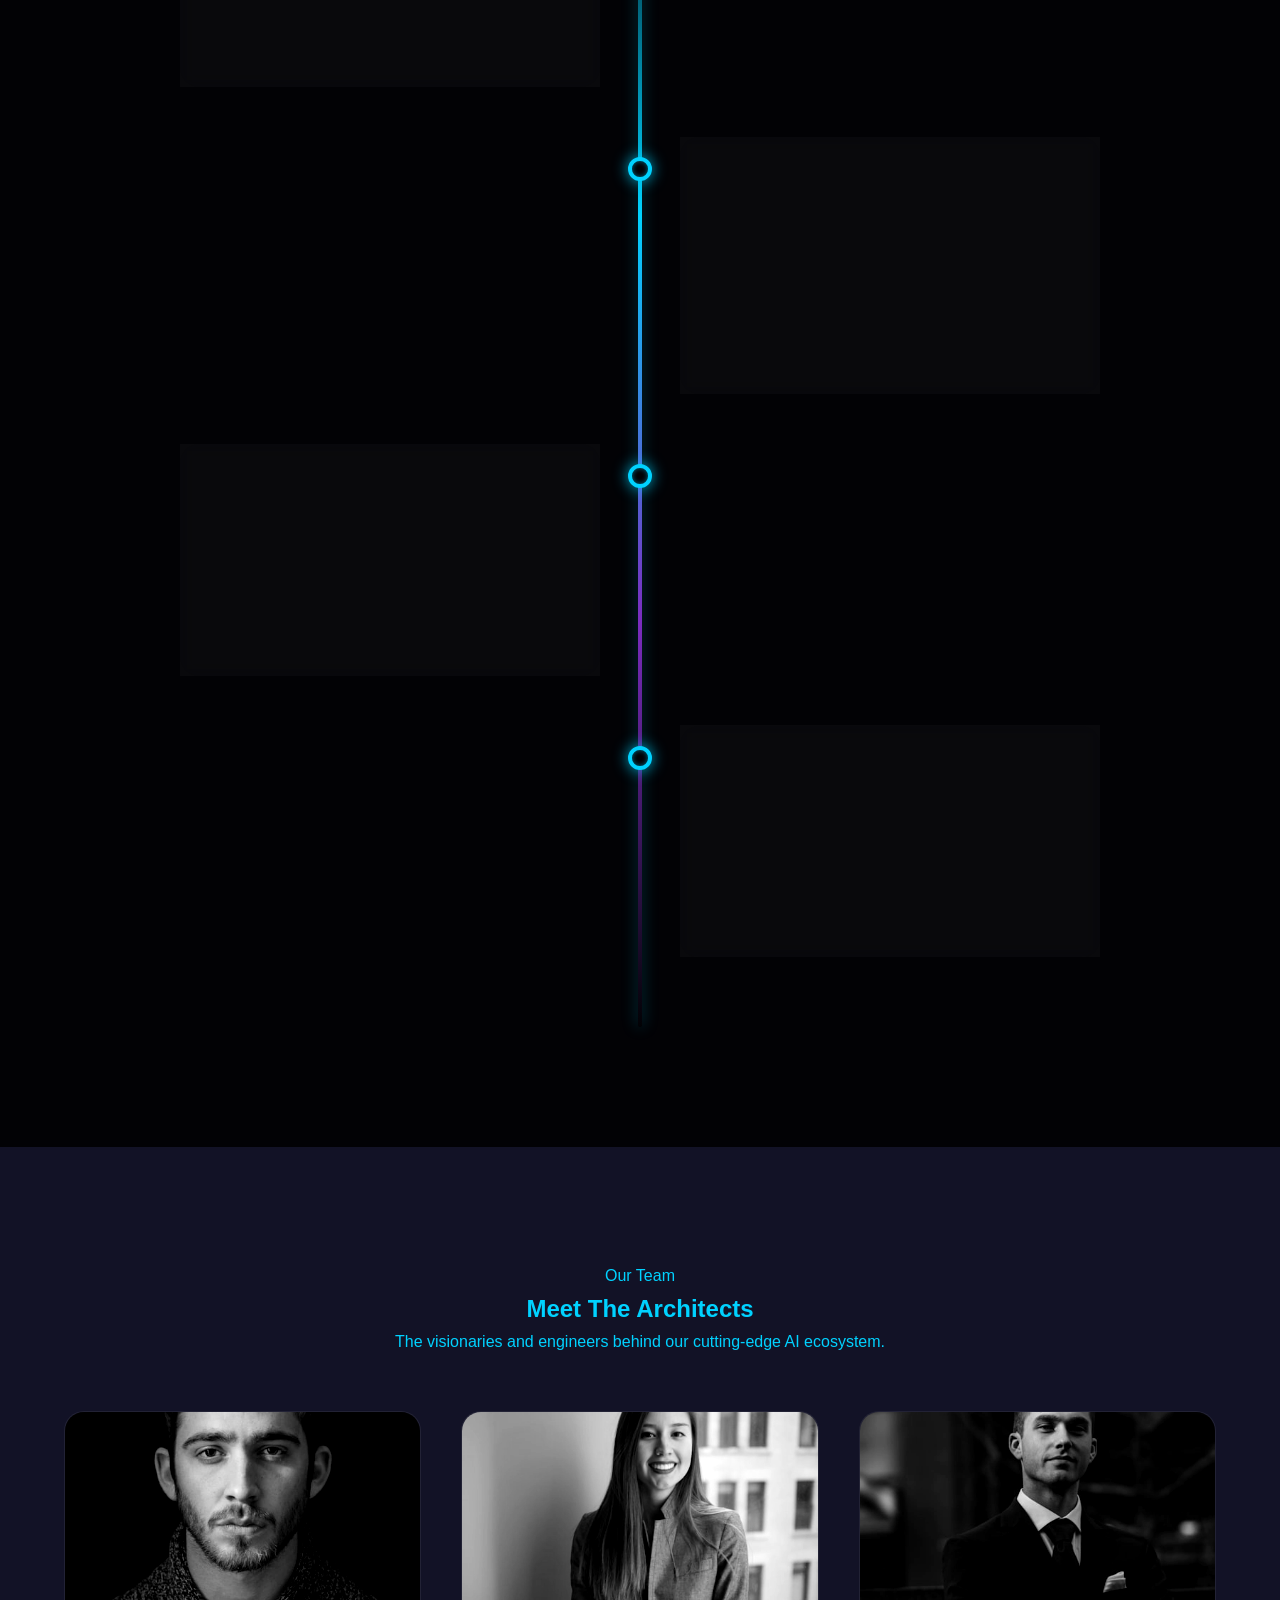
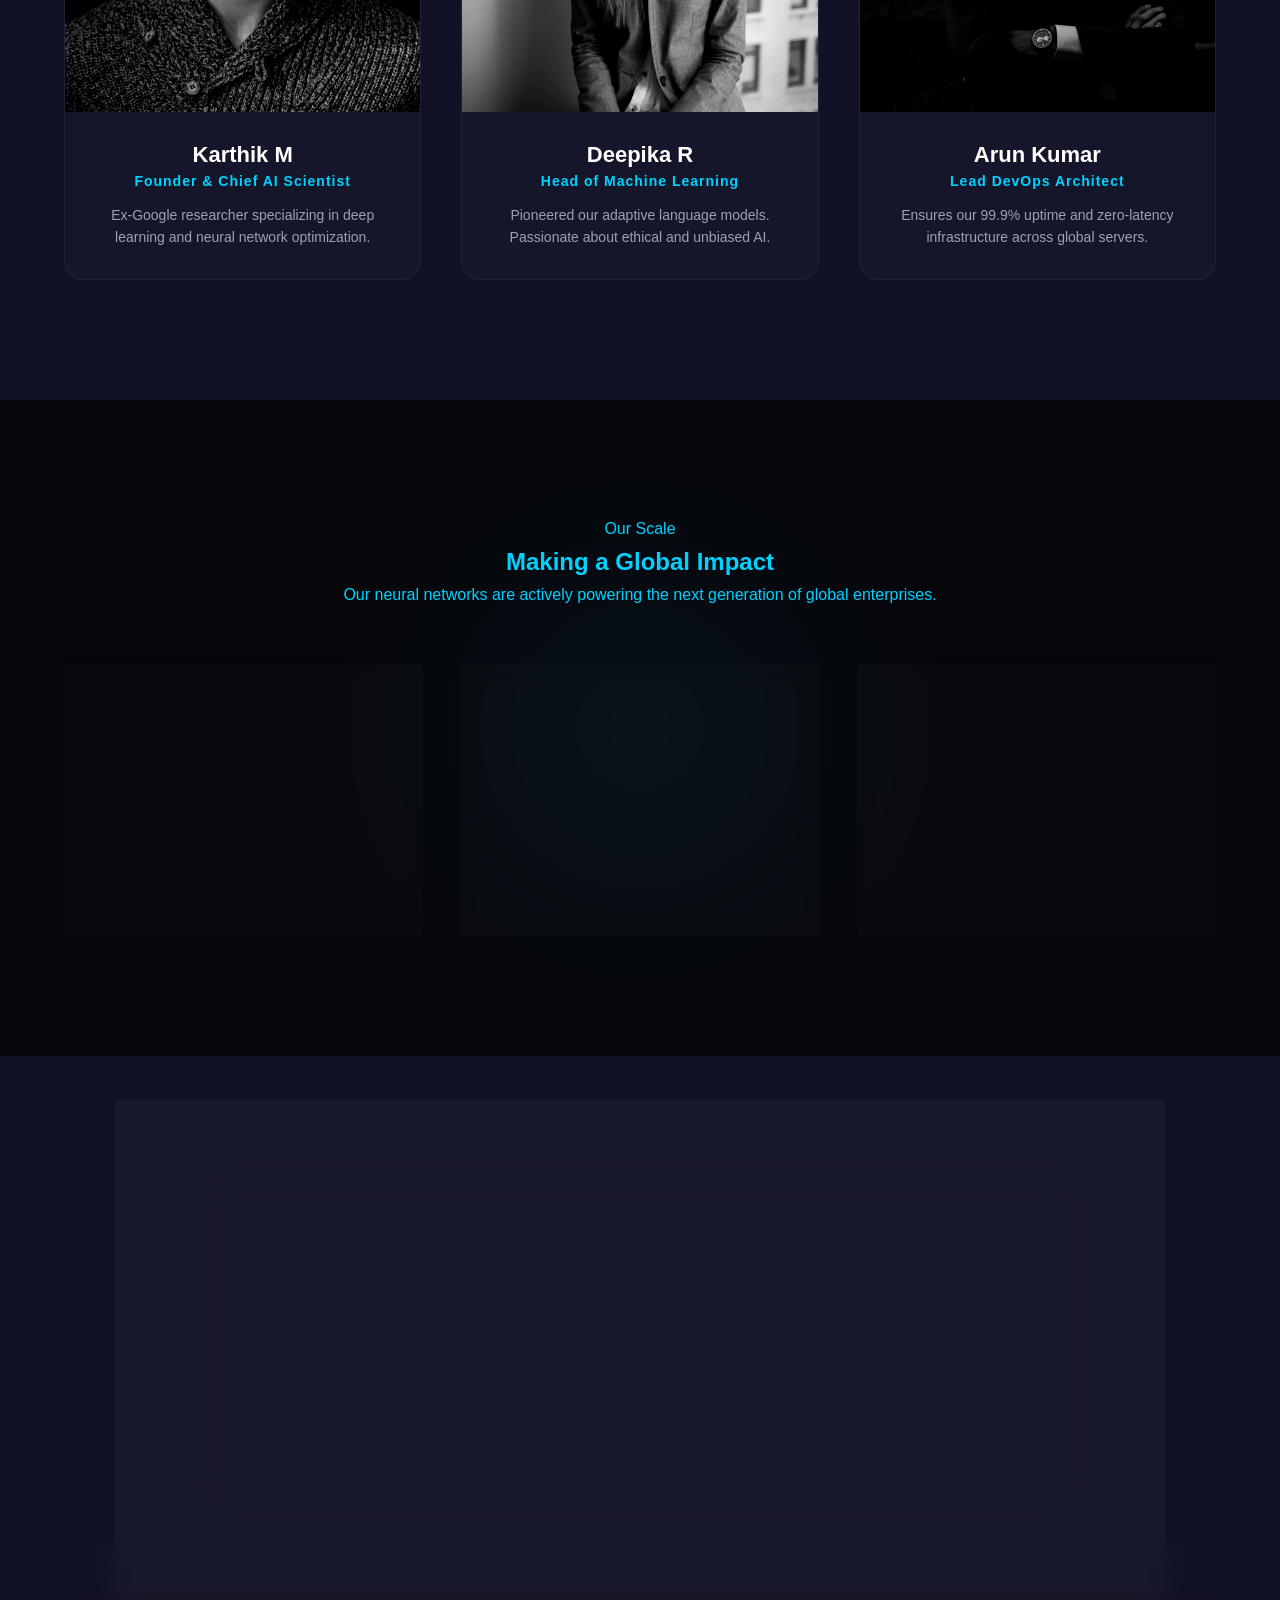
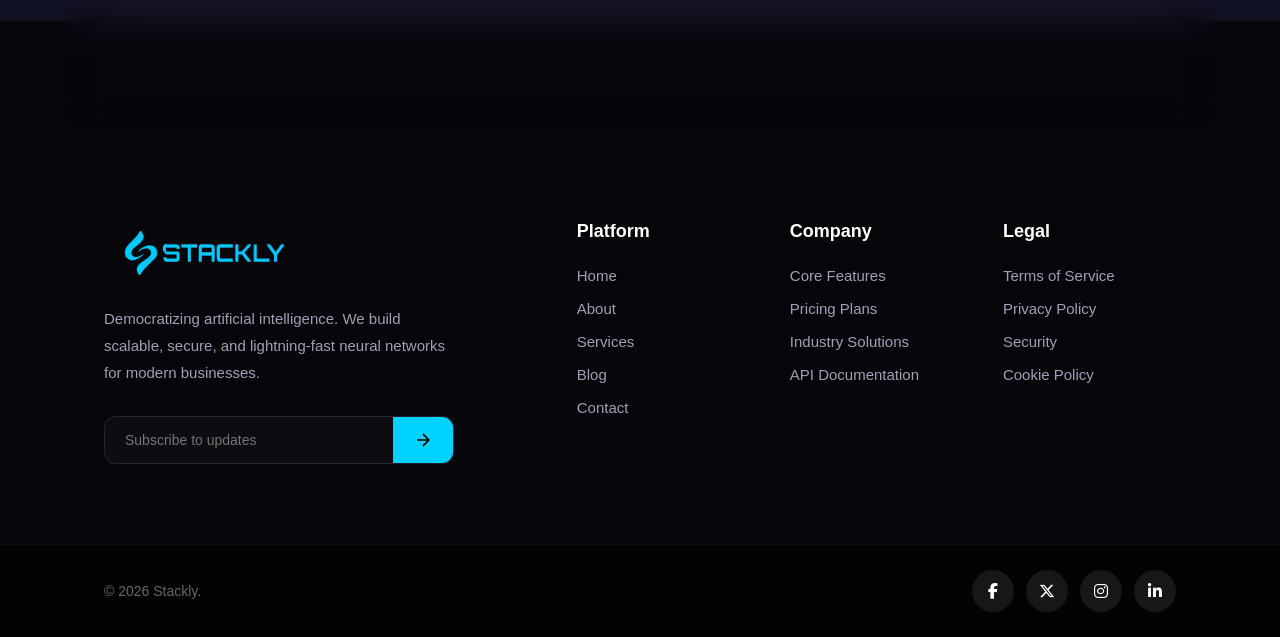
<file: about.html>
<!DOCTYPE html>
<html lang="en">

<head>
    <meta charset="UTF-8">
    <meta name="viewport" content="width=device-width, initial-scale=1.0">
    <title>About</title>
    <link rel="stylesheet" href="about.css">
    <link rel="stylesheet" href="Artificial.css">
    <link rel="stylesheet" href="https://cdnjs.cloudflare.com/ajax/libs/font-awesome/6.5.2/css/all.min.css">
</head>
</head>

<body>
    <header class="header">
        <nav class="navbar">
            <a href="index.html" class="logo-container">
                <img src="./asset/lodo.webp" alt="Company Logo" class="logo-img">
            </a>

            <ul class="nav-menu">
                <li class="nav-item"><a href="index.html" class="nav-link">Home</a></li>
                <li class="nav-item"><a href="about.html" class="nav-link nav-activ">About </a></li>
                <li class="nav-item"><a href="features.html" class="nav-link">Services</a></li>
                <li class="nav-item"><a href="pricing.html" class="nav-link">Blog</a></li>
                <li class="nav-item"><a href="contact.html" class="nav-link">Contact</a></li>
                <li class="nav-item"><a href="login.html" class="nav-link btn-contact">Login</a></li>
            </ul>

            <div class="hamburger">
                <span class="bar"></span>
                <span class="bar"></span>
                <span class="bar"></span>
            </div>
        </nav>
    </header>

    <section id="about-hero" class="premium-about-hero">

        <div class="aurora-blob blob-1"></div>
        <div class="aurora-blob blob-2"></div>
        <div class="aurora-blob blob-3"></div>

        <div class="premium-hero-container">

            <div class="hero-text-content">
                <div class="glass-badge" data-aos="fade-down" data-aos-duration="1000">✨ The Minds Behind The Machine
                </div>

                <h1 class="hero-title" data-aos="fade-up" data-aos-duration="1000" data-aos-delay="100">
                    We Are Building <br>
                    <span class="text-gradient">Synthetic Intelligence</span>
                </h1>

                <p class="hero-desc" data-aos="fade-up" data-aos-duration="1000" data-aos-delay="200">
                    Pushing the boundaries of what's possible. We combine deep learning, human intuition, and relentless
                    innovation to shape tomorrow's technology ecosystem.
                </p>

                <div class="hero-actions" data-aos="fade-up" data-aos-duration="1000" data-aos-delay="300">
                    <a href="404.html" class="btn btn-glow">Meet The Team</a>
                    <a href="404.html" class="btn btn-outline">Our Philosophy</a>
                </div>
            </div>

            <div class="hero-visuals-premium" data-aos="zoom-in" data-aos-duration="1200" data-aos-delay="200">

                <div class="hero-image-glow"></div>

                <img src="./asset/ab1 (2).webp" alt="AI Neural Core" class="hero-main-image floating-hero-img">

                <div class="floating-badge-ui badge-top-right float-delay-1">
                    <div class="badge-icon glow-blue">⚡</div>
                    <div class="badge-info">
                        <span class="badge-value">1.2M+</span>
                        <span class="badge-label">Active Nodes</span>
                    </div>
                </div>

                <div class="floating-badge-ui badge-bottom-left float-delay-2">
                    <div class="badge-icon glow-purple">🎯</div>
                    <div class="badge-info">
                        <span class="badge-value">99.9%</span>
                        <span class="badge-label">Model Accuracy</span>
                    </div>
                </div>

            </div>

        </div>
    </section>

    <section class="mv-premium-section">
        <div class="container">

            <div class="section-header text-center" data-aos="fade-up">
                <h2>Driving the <span class="highlight">Future</span></h2>
                <p>Our core philosophy that powers every algorithm we build.</p>
            </div>


            <div class="mv-showcase-card" data-aos="fade-up" data-aos-duration="1000">

                <div class="mv-image-col">
                    <div class="image-glow mission-glow"></div>

                    <img src="./asset/ro.webp" alt="AI Mission Visualization" class="floating-img">
                </div>


                <div class="mv-text-col">
                    <div class="icon-badge">
                        <span class="mv-icon">🚀</span> Our Mission
                    </div>
                    <h3>Democratize AI Technology</h3>
                    <p>To create scalable, secure, and intuitive machine learning tools that empower businesses of all
                        sizes to innovate without limits. We believe advanced AI shouldn't be locked behind enterprise
                        walls.</p>
                    <ul class="mv-list">
                        <li><span class="check">✓</span> Scalable Infrastructure</li>
                        <li><span class="check">✓</span> Enterprise-grade Security</li>
                    </ul>
                </div>
            </div>


            <div class="mv-showcase-card reversed" data-aos="fade-up" data-aos-duration="1000" data-aos-delay="100">

                <div class="mv-image-col">
                    <div class="image-glow vision-glow"></div>

                    <img src="./asset/ro1.webp" alt="AI Vision Visualization" class="floating-img delay-float">
                </div>


                <div class="mv-text-col">
                    <div class="icon-badge">
                        <span class="mv-icon">👁️</span> Our Vision
                    </div>
                    <h3>Perfect Symbiosis</h3>
                    <p>A world where artificial and human intelligence work in perfect harmony, solving complex global
                        challenges from healthcare diagnostics to sustainable energy and beyond.</p>
                    <ul class="mv-list">
                        <li><span class="check">✓</span> Human-Centric AI</li>
                        <li><span class="check">✓</span> Solving Global Challenges</li>
                    </ul>
                </div>
            </div>

        </div>
    </section>

    <section id="philosophy" class="philosophy-premium">
        <div class="philosophy-container">

            <div class="section-header text-center" data-aos="fade-up" data-aos-duration="1000">
                <span class="cyber-badge">Our Beliefs </span>
                <h2>The Principles That <br><span class="highlight">Drive Us</span></h2>
            </div>

            <div class="phil-cards-grid" id="spotlight-grid">

                <div class="phil-card" data-aos="fade-up" data-aos-delay="100">
                    <div class="card-content">
                        <div class="phil-icon">🛡️</div>
                        <h3>Absolute Privacy</h3>
                        <p>Your datasets are isolated and encrypted. We never use your proprietary data to train our
                            foundation public models. Your IP remains yours.</p>
                    </div>
                </div>

                <div class="phil-card" data-aos="fade-up" data-aos-delay="200">
                    <div class="card-content">
                        <div class="phil-icon">⚖️</div>
                        <h3>Unbiased AI</h3>
                        <p>We actively train our algorithms to recognize and eliminate cognitive and historical biases,
                            ensuring fair and ethical decision-making.</p>
                    </div>
                </div>

                <div class="phil-card" data-aos="fade-up" data-aos-delay="300">
                    <div class="card-content">
                        <div class="phil-icon">🌍</div>
                        <h3>Open Ecosystem</h3>
                        <p>Technology should not be a walled garden. Our architecture is built on open standards to
                            guarantee seamless integration with your existing stack.</p>
                    </div>
                </div>

            </div>
        </div>
    </section>

    <section id="journey" class="journey-premium">
        <div class="journey-container">

            <div class="section-header text-center" data-aos="fade-up" data-aos-duration="1000">
                <span class="cyber-badge">Milestones </span>
                <h2>The <span class="highlight">Evolution</span> of AI Machi</h2>
                <p>From a small lab experiment to a global enterprise AI provider.</p>
            </div>

            <div class="timeline-advanced">

                <div class="timeline-row left">
                    <div class="timeline-dot" data-aos="zoom-in" data-aos-delay="100"></div>
                    <div class="timeline-card" data-aos="fade-right" data-aos-delay="200">
                        <span class="year-badge">2023 - The Genesis</span>
                        <h3>Core Engine Developed</h3>
                        <p>Started in a closed lab, our team of 5 engineers successfully built the first prototype of
                            our proprietary neural engine, focusing on zero-latency data processing.</p>
                    </div>
                </div>

                <div class="timeline-row right">
                    <div class="timeline-dot" data-aos="zoom-in" data-aos-delay="300"></div>
                    <div class="timeline-card" data-aos="fade-left" data-aos-delay="400">
                        <span class="year-badge">2024 - Seed Funding</span>
                        <h3>Backed by Visionaries</h3>
                        <p>Secured $15M in seed funding from top-tier tech investors. We expanded our infrastructure and
                            launched our first beta API for select enterprise partners.</p>
                    </div>
                </div>

                <div class="timeline-row left">
                    <div class="timeline-dot" data-aos="zoom-in" data-aos-delay="500"></div>
                    <div class="timeline-card" data-aos="fade-right" data-aos-delay="600">
                        <span class="year-badge">2025 - Public Launch</span>
                        <h3>Democratizing AI</h3>
                        <p>Opened our platform to the public. Introduced adaptive machine learning models and our
                            industry-first "Absolute Privacy" encryption standard.</p>
                    </div>
                </div>

                <div class="timeline-row right">
                    <div class="timeline-dot" data-aos="zoom-in" data-aos-delay="700"></div>
                    <div class="timeline-card" data-aos="fade-left" data-aos-delay="800">
                        <span class="year-badge">2026 - Global Scale</span>
                        <h3>Powering the Future</h3>
                        <p>Today, we process over 50 billion data points daily, serving Fortune 500 companies and
                            pushing the boundaries of what artificial intelligence can achieve.</p>
                    </div>
                </div>

            </div>

        </div>
    </section>

    <section id="team" class="team-premium">
        <div class="team-container">

            <div class="section-header text-center" data-aos="fade-up" data-aos-duration="1000">
                <span class="cyber-badge">Our Team </span>
                <h2>Meet The <span class="highlight">Architects</span></h2>
                <p>The visionaries and engineers behind our cutting-edge AI ecosystem.</p>
            </div>

            <div class="team-grid">

                <div class="team-card" data-aos="fade-up" data-aos-delay="100">
                    <div class="team-img-wrapper">
                        <img src="./asset/m1.webp" alt="CEO" class="team-img">

                        <div class="team-socials">
                            <a href="404.html" class="social-btn"><i class="fa-brands fa-facebook-f"></i></a>
                            <a href="404.html" class="social-btn"><i class="fa-brands fa-x-twitter"></i></a>
                            <a href="404.html" class="social-btn"><i class="fa-brands fa-instagram"></i></a>
                        </div>
                    </div>
                    <div class="team-info">
                        <h3>Karthik M</h3>
                        <span class="team-role">Founder & Chief AI Scientist</span>
                        <p>Ex-Google researcher specializing in deep learning and neural network optimization.</p>
                    </div>
                </div>

                <div class="team-card" data-aos="fade-up" data-aos-delay="200">
                    <div class="team-img-wrapper">
                        <img src="./asset/m2.webp" alt="CTO" class="team-img">
                        <div class="team-socials">
                            <a href="404.html" class="social-btn"><i class="fa-brands fa-facebook-f"></i></a>
                            <a href="404.html" class="social-btn"><i class="fa-brands fa-x-twitter"></i></a>
                            <a href="404.html" class="social-btn"><i class="fa-brands fa-instagram"></i></a>
                        </div>
                    </div>
                    <div class="team-info">
                        <h3>Deepika R</h3>
                        <span class="team-role">Head of Machine Learning</span>
                        <p>Pioneered our adaptive language models. Passionate about ethical and unbiased AI.</p>
                    </div>
                </div>

                <div class="team-card" data-aos="fade-up" data-aos-delay="300">
                    <div class="team-img-wrapper">
                        <img src="./asset/m3.webp" alt="Lead Engineer" class="team-img">
                        <div class="team-socials">
                            <a href="404.html" class="social-btn"><i class="fa-brands fa-facebook-f"></i></a>
                            <a href="404.html" class="social-btn"><i class="fa-brands fa-x-twitter"></i></a>
                            <a href="404.html" class="social-btn"><i class="fa-brands fa-instagram"></i></a>
                        </div>
                    </div>
                    <div class="team-info">
                        <h3>Arun Kumar</h3>
                        <span class="team-role">Lead DevOps Architect</span>
                        <p>Ensures our 99.9% uptime and zero-latency infrastructure across global servers.</p>
                    </div>
                </div>

            </div>
        </div>
    </section>

    <section id="impact" class="impact-premium">
        <div class="global-glow"></div>

        <div class="impact-container">
            <div class="section-header text-center" data-aos="fade-up" data-aos-duration="1000">
                <span class="cyber-badge">Our Scale </span>
                <h2>Making a <span class="highlight">Global Impact</span></h2>
                <p>Our neural networks are actively powering the next generation of global enterprises.</p>
            </div>

            <div class="impact-grid">

                <div class="stat-card" data-aos="fade-up" data-aos-delay="100">
                    <div class="stat-accent-line"></div>
                    <div class="stat-icon">🏢</div>
                    <div class="stat-number-wrapper">
                        <h2 class="counter" data-target="500">102</h2><span class="stat-suffix">+</span>
                    </div>
                    <p>Enterprise Clients</p>
                </div>

                <div class="stat-card" data-aos="fade-up" data-aos-delay="200">
                    <div class="stat-accent-line"></div>
                    <div class="stat-icon">🌐</div>
                    <div class="stat-number-wrapper">
                        <h2 class="counter" data-target="50">34</h2><span class="stat-suffix">B+</span>
                    </div>
                    <p>Data Points Processed</p>
                </div>

                <div class="stat-card" data-aos="fade-up" data-aos-delay="300">
                    <div class="stat-accent-line"></div>
                    <div class="stat-icon">⚡</div>
                    <div class="stat-number-wrapper">
                        <h2 class="counter" data-target="99">954</h2><span class="stat-suffix">.9%</span>
                    </div>
                    <p>Uptime Guarantee</p>
                </div>

            </div>
        </div>
    </section>

    <section id="cta" class="about-cta-section">
        <div class="cta-glass-box" data-aos="zoom-in" data-aos-duration="1000">

            <div class="cta-glow glow-blue"></div>
            <div class="cta-glow glow-purple"></div>

            <div class="cta-content">
                <h2>Ready to shape the <span class="highlight">Future?</span></h2>
                <p>Join thousands of developers and visionary enterprises building the next generation of AI solutions
                    with us.</p>

                <div class="cta-buttons">
                    <a href="404.html" class="btn primary-btn">Start Building Free</a>
                    <a href="404.html" class="btn secondary-btn">Contact Our Team</a>
                </div>
            </div>

        </div>
    </section>

    <footer class="cyber-footer">

        <div class="footer-cta-container" data-aos="zoom-in" data-aos-duration="1000">
            <div class="footer-cta-box">
                <div class="cta-text">
                    <h2>Ready to shape the <span class="highlight">Future?</span></h2>
                    <p>Join thousands of developers and enterprises building the next generation of AI.</p>
                </div>
                <div class="cta-actions">
                    <a href="404.html" class="btn primary-btn">Start Building Free</a>
                    <a href="404.html" class="btn secondary-btn">Contact Sales</a>
                </div>
            </div>
        </div>

        <div class="footer-main">
            <div class="footer-grid">

                <div class="footer-brand-col" data-aos="fade-up" data-aos-delay="100">
                    <a href="index.html" class="logo-container">
                        <img src="./asset/lodo.webp" alt="Company Logo" class="logo-img">
                    </a>
                    <p class="brand-desc">Democratizing artificial intelligence. We build scalable, secure, and
                        lightning-fast neural networks for modern businesses.</p>

                    <form id="newsletterForm" class="cyber-newsletter">
                        <input type="email" id="emailInput" placeholder="Subscribe to updates" required>
                        <button type="submit">
                            <svg width="20" height="20" viewBox="0 0 24 24" fill="none" stroke="currentColor"
                                stroke-width="2">
                                <path d="M5 12h14M12 5l7 7-7 7" />
                            </svg>
                        </button>
                    </form>
                    <div id="formMessage" class="form-message"></div>
                </div>

                <div class="footer-links-col" data-aos="fade-up" data-aos-delay="200">
                    <h4>Platform</h4>
                    <ul>
                        <li><a href="index.html">Home </a></li>
                        <li><a href="about.html">About </a></li>
                        <li><a href="features.html">Services </a></li>
                        <li><a href="pricing.html">Blog</a></li>
                        <li><a href="contact.html">Contact </a></li>

                    </ul>
                </div>

                <div class="footer-links-col" data-aos="fade-up" data-aos-delay="300">
                    <h4>Company</h4>
                    <ul>
                        <li><a href="404.html">Core Features</a></li>
                        <li><a href="404.html">Pricing Plans</a></li>
                        <li><a href="404.html">Industry Solutions</a></li>
                        <li><a href="404.html">API Documentation</a></li>
                    </ul>
                </div>

                <div class="footer-links-col" data-aos="fade-up" data-aos-delay="400">
                    <h4>Legal</h4>
                    <ul>
                        <li><a href="404.html">Terms of Service</a></li>
                        <li><a href="404.html">Privacy Policy</a></li>
                        <li><a href="404.html">Security</a></li>
                        <li><a href="404.html">Cookie Policy</a></li>
                    </ul>
                </div>

            </div>
        </div>

        <div class="footer-bottom">
            <div class="bottom-container">
                <p>&copy; 2026 Stackly. </p>
                <div class="social-links">
                    <a href="404.html"><i class="fa-brands fa-facebook-f"></i></a>
                    <a href="404.html"><i class="fa-brands fa-x-twitter"></i></a>
                    <a href="404.html"><i class="fa-brands fa-instagram"></i></a>
                    <a href="404.html"><i class="fa-brands fa-linkedin-in"></i></a>
                </div>
            </div>
        </div>
    </footer>




    <script>

        document.addEventListener("mousemove", parallax);

        function parallax(e) {

            if (window.innerWidth < 900) return;


            const layer1 = document.getElementById('parallax-1');
            const layer2 = document.getElementById('parallax-2');
            const layer3 = document.getElementById('parallax-3');


            const x = (window.innerWidth - e.pageX) / 100;
            const y = (window.innerHeight - e.pageY) / 100;


            layer1.style.transform = `translateX(${x * 1}px) translateY(${y * 1}px)`;
            layer2.style.transform = `translateX(${x * -3}px) translateY(${y * -3}px)`;
            layer3.style.transform = `translateX(${x * 4}px) translateY(${y * 4}px)`;
        }
    </script>

    <script src="main.js"></script>

</body>

</html>
</file>
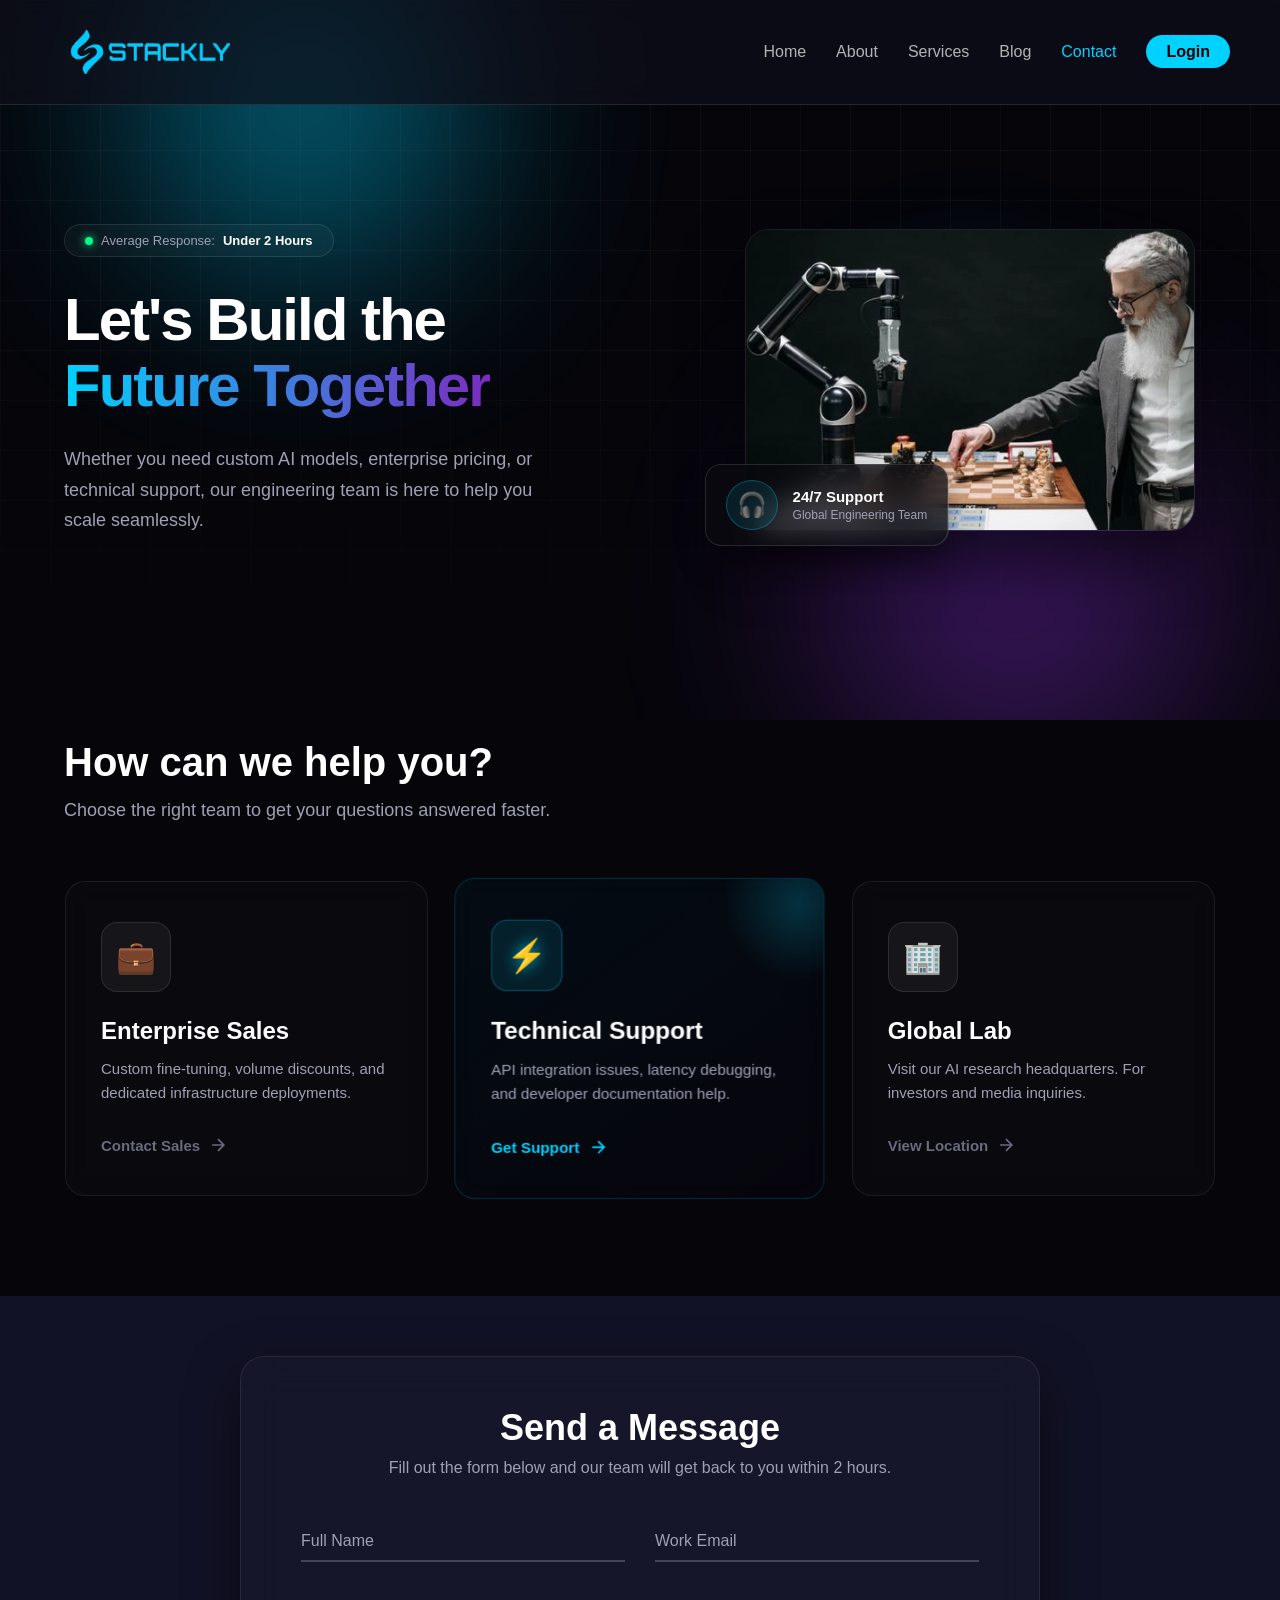
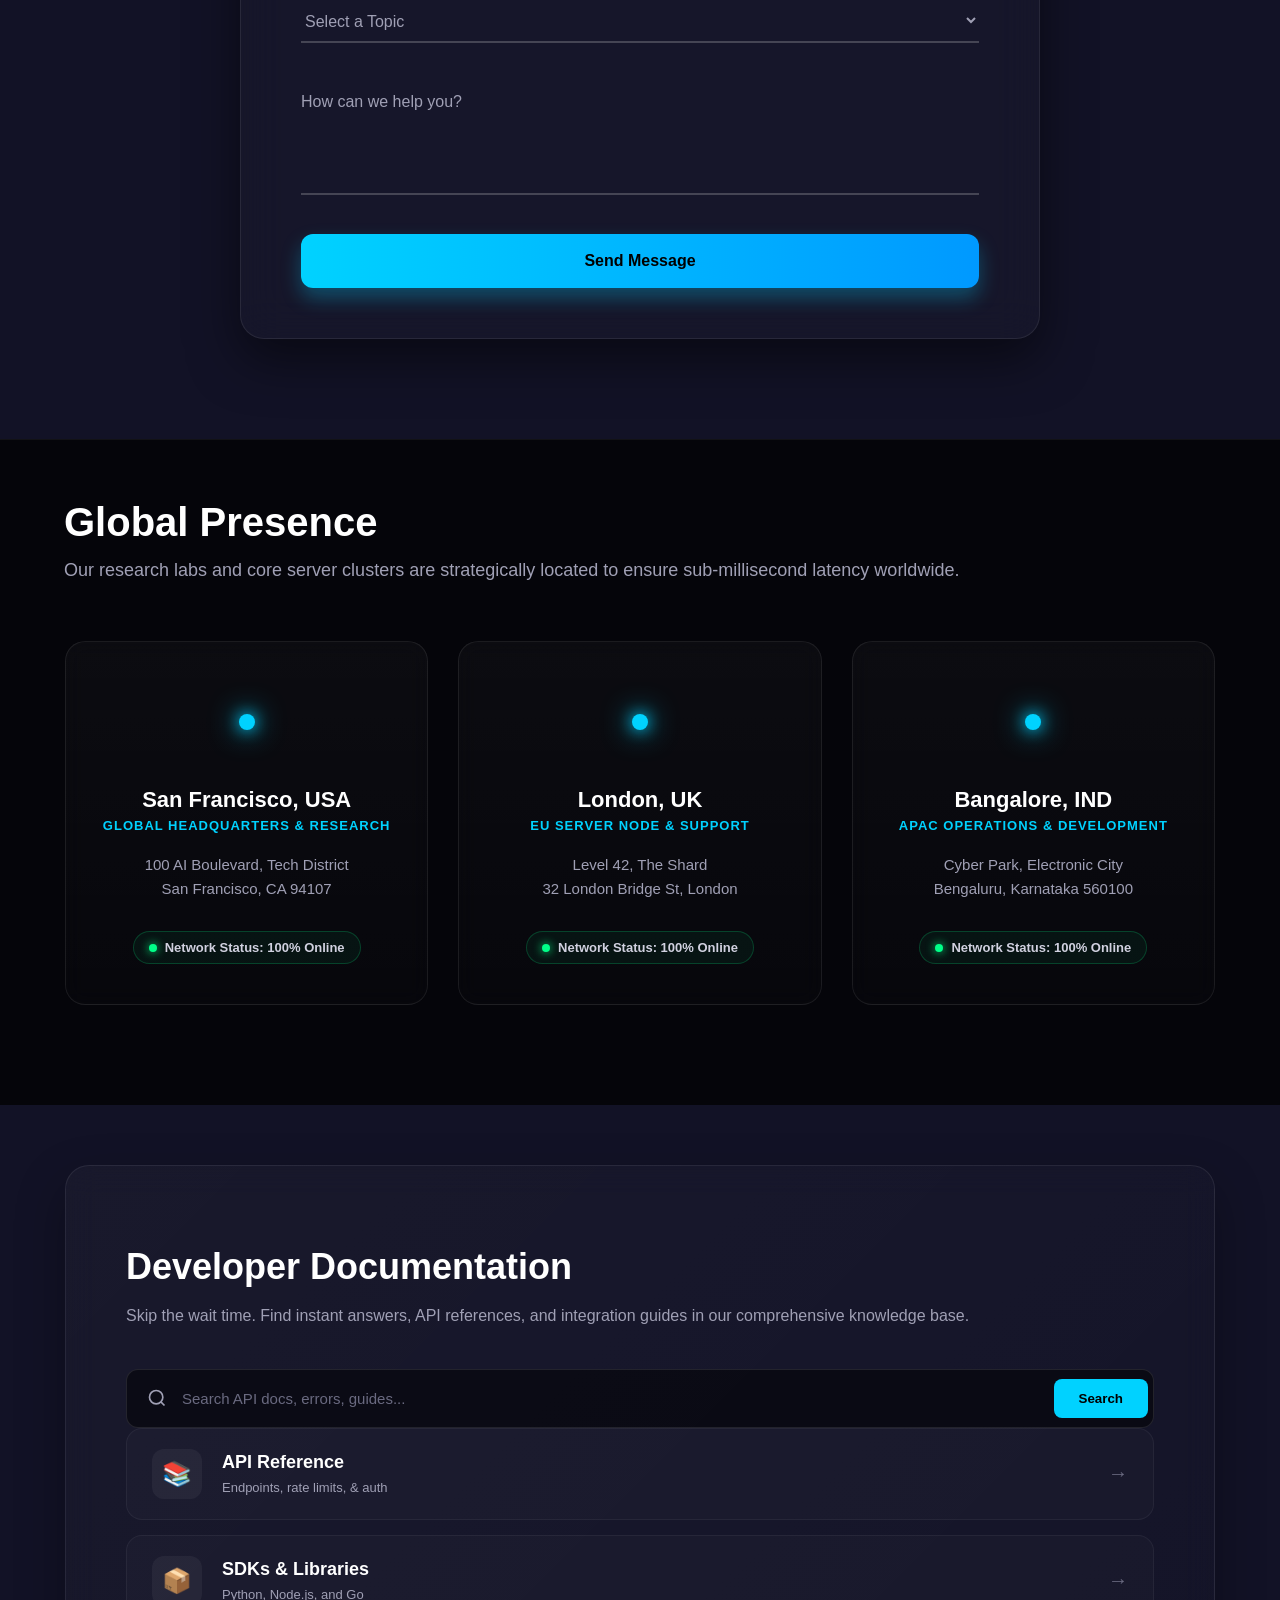
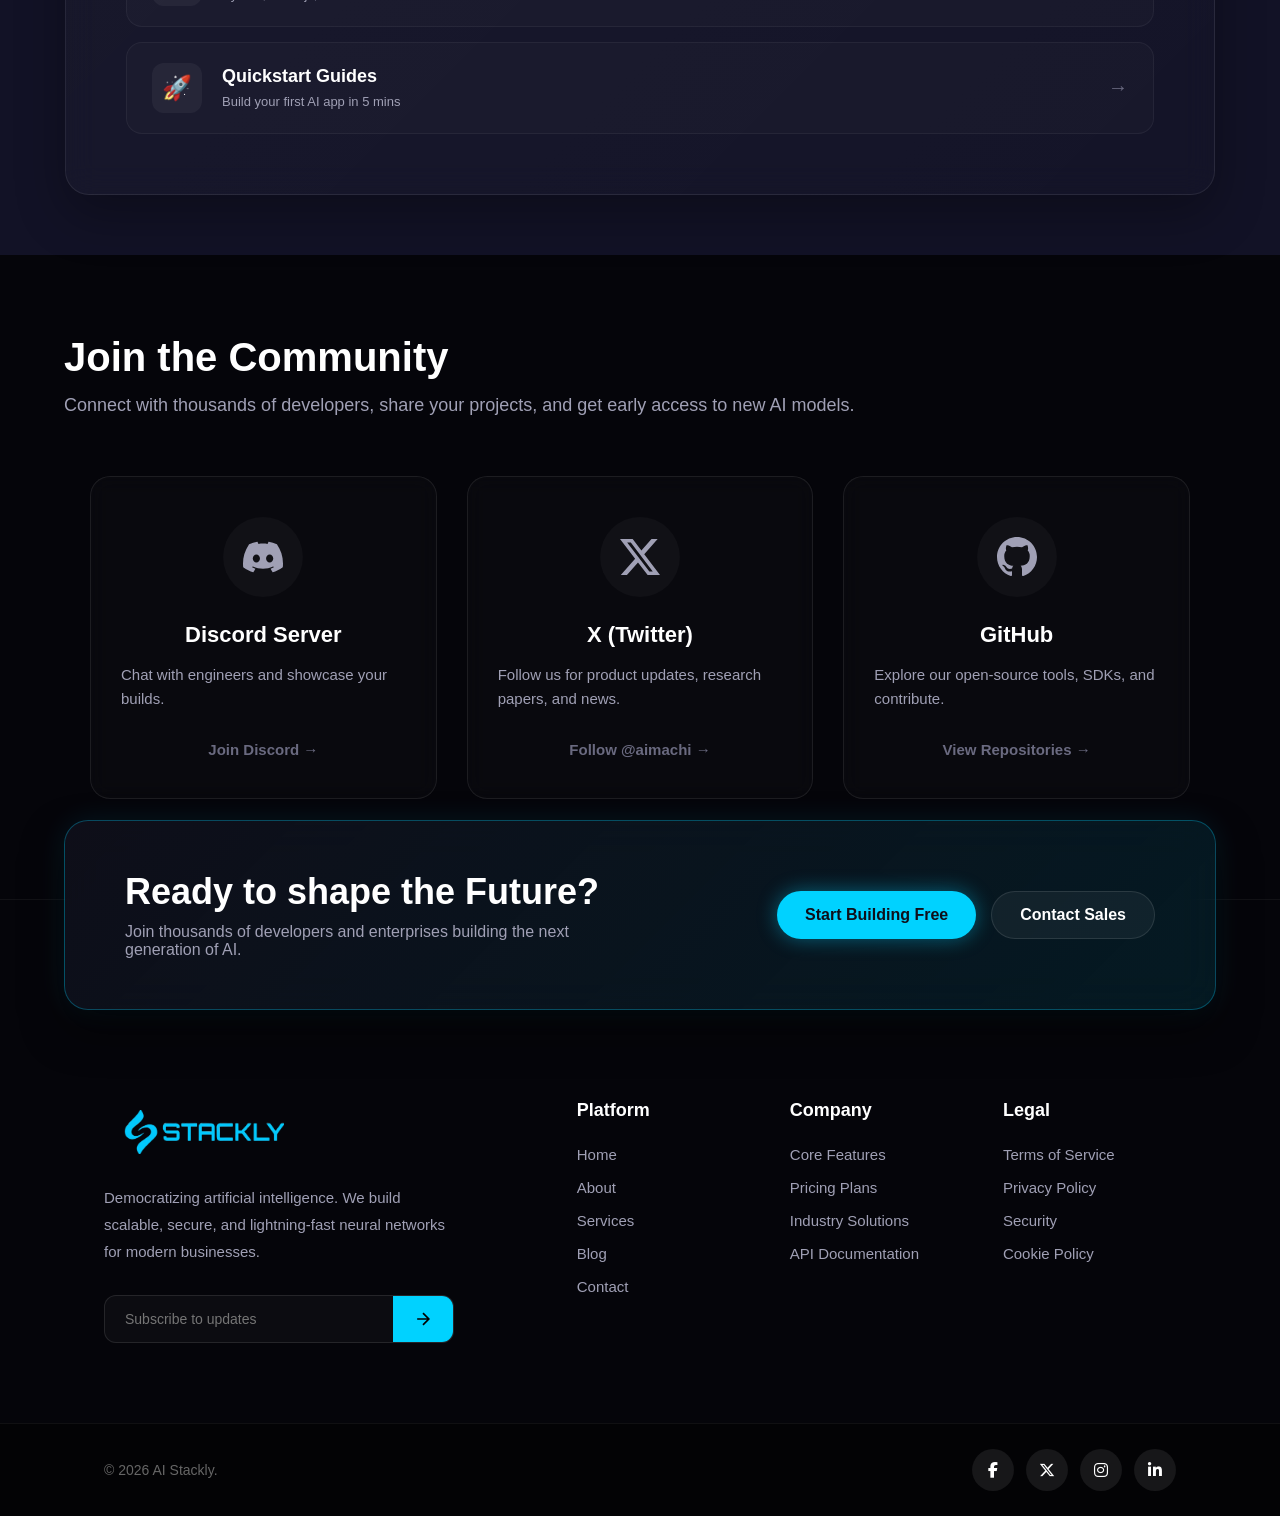
<file: contact.html>
<!DOCTYPE html>
<html lang="en">

<head>
    <meta charset="UTF-8">
    <meta name="viewport" content="width=device-width, initial-scale=1.0">
    <title>Contact</title>
    <link rel="stylesheet" href="contact.css">
    <link rel="stylesheet" href="Artificial.css">
      <link rel="stylesheet" href="https://cdnjs.cloudflare.com/ajax/libs/font-awesome/6.5.2/css/all.min.css">
</head>
</head>

<body>
    <header class="header">
        <nav class="navbar">
            <a href="index.html" class="logo-container">
                <img src="./asset/lodo.webp" alt="Company Logo" class="logo-img">
            </a>

             <ul class="nav-menu">
                <li class="nav-item"><a href="index.html" class="nav-link">Home</a></li>
                <li class="nav-item"><a href="about.html" class="nav-link">About </a></li>
                <li class="nav-item"><a href="features.html" class="nav-link">Services</a></li>
                <li class="nav-item"><a href="pricing.html" class="nav-link">Blog</a></li>
                <li class="nav-item"><a href="contact.html" class="nav-link nav-activ">Contact</a></li>
                <li class="nav-item"><a href="login.html" class="nav-link btn-contact">Login</a></li>
            </ul> 

            <div class="hamburger">
                <span class="bar"></span>
                <span class="bar"></span>
                <span class="bar"></span>
            </div>
        </nav>
    </header>


    <section class="contact-hero-premium split-layout">

        <div class="hero-grid-bg"></div>
        <div class="glow-orb orb-1"></div>
        <div class="glow-orb orb-2"></div>

        <div class="container hero-content-grid">

            <div class="hero-text-col" data-aos="fade-right" data-aos-duration="1000">
                <div class="live-status-badge">
                    <span class="pulse-dot"></span> Average Response: <span class="highlight-text">Under 2 Hours</span>
                </div>

                <h1 class="hero-title">
                    Let's Build the <br class="mobile-break">
                    <span class="text-gradient-flow">Future Together</span>
                </h1>

                <p class="hero-subtitle">
                    Whether you need custom AI models, enterprise pricing, or technical support, our engineering team is
                    here to help you scale seamlessly.
                </p>
            </div>

            <div class="hero-image-col" data-aos="fade-left" data-aos-duration="1000" data-aos-delay="200">
                <div class="image-glow-ring"></div>

                <img src="./asset/ro5.webp" alt="Global AI Support" class="contact-hero-img floating-anim">

                <div class="floating-contact-card float-delay">
                    <span class="card-icon">🎧</span>
                    <div class="card-text">
                        <strong>24/7 Support</strong>
                        <span>Global Engineering Team</span>
                    </div>
                </div>
            </div>

        </div>


    </section>


    <section class="premium-methods-section">
        <div class="container">

            <div class="section-header text-center" data-aos="fade-up">
                <h2>How can we <span class="highlight">help you?</span></h2>
                <p>Choose the right team to get your questions answered faster.</p>
            </div>

            <div class="methods-grid">


                <div class="method-card" data-aos="fade-up" data-aos-delay="0">
                    <div class="icon-wrapper">
                        <span class="float-icon">💼</span>
                    </div>
                    <h3>Enterprise Sales</h3>
                    <p>Custom fine-tuning, volume discounts, and dedicated infrastructure deployments.</p>
                    <a href="404.html" class="action-link">
                        Contact Sales
                        <svg width="20" height="20" viewBox="0 0 24 24" fill="none" stroke="currentColor"
                            stroke-width="2">
                            <path d="M5 12h14M12 5l7 7-7 7" />
                        </svg>
                    </a>
                </div>

                <div class="method-card highlight-card" data-aos="fade-up" data-aos-delay="100">
                    <div class="glow-backdrop"></div>
                    <div class="icon-wrapper glow-icon">
                        <span class="float-icon fast-float">⚡</span>
                    </div>
                    <h3>Technical Support</h3>
                    <p>API integration issues, latency debugging, and developer documentation help.</p>
                    <a href="404.html" class="action-link highlight-link">
                        Get Support
                        <svg width="20" height="20" viewBox="0 0 24 24" fill="none" stroke="currentColor"
                            stroke-width="2">
                            <path d="M5 12h14M12 5l7 7-7 7" />
                        </svg>
                    </a>
                </div>


                <div class="method-card" data-aos="fade-up" data-aos-delay="200">
                    <div class="icon-wrapper">
                        <span class="float-icon delay-float">🏢</span>
                    </div>
                    <h3>Global Lab</h3>
                    <p>Visit our AI research headquarters. For investors and media inquiries.</p>
                    <a href="404.html" class="action-link">
                        View Location
                        <svg width="20" height="20" viewBox="0 0 24 24" fill="none" stroke="currentColor"
                            stroke-width="2">
                            <path d="M5 12h14M12 5l7 7-7 7" />
                        </svg>
                    </a>
                </div>

            </div>
        </div>
    </section>


    <section class="contact-form-section">
        <div class="container">

            <div class="form-wrapper" data-aos="zoom-in" data-aos-duration="800">

                <div class="form-header">
                    <h2>Send a <span class="highlight">Message</span></h2>
                    <p>Fill out the form below and our team will get back to you within 2 hours.</p>
                </div>


                <form id="aiContactForm" novalidate>


                    <div class="form-row">
                        <div class="input-group">
                            <input type="text" id="fullName" placeholder=" " autocomplete="off">
                            <label for="fullName">Full Name</label>
                            <span class="error-msg">Please enter your valid name.</span>
                        </div>

                        <div class="input-group">
                            <input type="email" id="emailAddress" placeholder=" " autocomplete="off">
                            <label for="emailAddress">Work Email</label>
                            <span class="error-msg">Please enter a valid email address.</span>
                        </div>
                    </div>


                    <div class="input-group">
                        <select id="department">
                            <option value="" disabled selected>Select a Topic</option>
                            <option value="sales">Enterprise Sales & Pricing</option>
                            <option value="support">Technical Support</option>
                            <option value="partnership">Partnerships & Media</option>
                        </select>
                        <span class="error-msg">Please select a topic.</span>
                    </div>


                    <div class="input-group">
                        <textarea id="message" rows="5" placeholder=" "></textarea>
                        <label for="message">How can we help you?</label>
                        <span class="error-msg">Message cannot be empty (min 10 chars).</span>
                    </div>


                    <button type="submit" id="submitBtn" class="btn-submit">
                        <span class="btn-text">Send Message</span>
                        <span class="loader"></span>
                    </button>


                    <div id="successMessage" class="success-alert">
                        ✅ Message sent successfully! We will contact you soon.
                    </div>
                </form>
            </div>

        </div>
    </section>


    <section class="global-presence-section" id="map">
        <div class="container">

            <div class="section-header text-center" data-aos="fade-up">
                <h2>Global <span class="highlight">Presence</span></h2>
                <p>Our research labs and core server clusters are strategically located to ensure sub-millisecond
                    latency worldwide.</p>
            </div>

            <div class="locations-grid">


                <div class="location-card" data-aos="fade-up" data-aos-delay="0">
                    <div class="radar-container">
                        <div class="radar-ping"></div>
                        <div class="radar-core"></div>
                    </div>
                    <div class="location-info">
                        <h3>San Francisco, USA</h3>
                        <p class="loc-type">Global Headquarters & Research</p>
                        <p class="address">100 AI Boulevard, Tech District<br>San Francisco, CA 94107</p>
                        <div class="server-status">
                            <span class="status-dot green"></span> Network Status: 100% Online
                        </div>
                    </div>
                </div>


                <div class="location-card" data-aos="fade-up" data-aos-delay="100">
                    <div class="radar-container">
                        <div class="radar-ping"></div>
                        <div class="radar-core"></div>
                    </div>
                    <div class="location-info">
                        <h3>London, UK</h3>
                        <p class="loc-type">EU Server Node & Support</p>
                        <p class="address">Level 42, The Shard<br>32 London Bridge St, London</p>
                        <div class="server-status">
                            <span class="status-dot green"></span> Network Status: 100% Online
                        </div>
                    </div>
                </div>


                <div class="location-card" data-aos="fade-up" data-aos-delay="200">
                    <div class="radar-container">
                        <div class="radar-ping delay"></div>
                        <div class="radar-core"></div>
                    </div>
                    <div class="location-info">
                        <h3>Bangalore, IND</h3>
                        <p class="loc-type">APAC Operations & Development</p>
                        <p class="address">Cyber Park, Electronic City<br>Bengaluru, Karnataka 560100</p>
                        <div class="server-status">
                            <span class="status-dot green"></span> Network Status: 100% Online
                        </div>
                    </div>
                </div>

            </div>
        </div>
    </section>


    <section class="help-center-section">
        <div class="container">
            <div class="help-glass-panel" data-aos="fade-up" data-aos-duration="800">


                <div class="help-content">
                    <div class="terminal-icon"></div>
                    <h2>Developer <span class="highlight">Documentation</span></h2>
                    <p>Skip the wait time. Find instant answers, API references, and integration guides in our
                        comprehensive knowledge base.</p>


                    <div class="mock-search-bar" id="docSearchBar">
                        <svg width="20" height="20" viewBox="0 0 24 24" fill="none" stroke="#a0a0b5" stroke-width="2">
                            <circle cx="11" cy="11" r="8"></circle>
                            <line x1="21" y1="21" x2="16.65" y2="16.65"></line>
                        </svg>
                        <input type="text" id="docSearchInput" placeholder="Search API docs, errors, guides...">
                        <button class="btn-search" id="docSearchBtn">Search</button>
                    </div>

                    <span class="search-error" id="searchError">Please enter at least 2 characters.</span>


                    <div class="help-links">

                        <a href="404.html" class="doc-link-card">
                            <div class="doc-icon">📚</div>
                            <div class="doc-text">
                                <h4>API Reference</h4>
                                <span>Endpoints, rate limits, & auth</span>
                            </div>
                            <div class="arrow">→</div>
                        </a>


                        <a href="404.html" class="doc-link-card">
                            <div class="doc-icon">📦</div>
                            <div class="doc-text">
                                <h4>SDKs & Libraries</h4>
                                <span>Python, Node.js, and Go</span>
                            </div>
                            <div class="arrow">→</div>
                        </a>


                        <a href="404.html" class="doc-link-card">
                            <div class="doc-icon">🚀</div>
                            <div class="doc-text">
                                <h4>Quickstart Guides</h4>
                                <span>Build your first AI app in 5 mins</span>
                            </div>
                            <div class="arrow">→</div>
                        </a>
                    </div>

                </div>
            </div>
    </section>


    <section class="community-section">
        <div class="container text-center">

            <div class="section-header" data-aos="fade-up">
                <h2>Join the <span class="highlight">Community</span></h2>
                <p>Connect with thousands of developers, share your projects, and get early access to new AI models.</p>
            </div>

            <div class="community-grid">


                <a href="404.html" class="comm-card discord-card" data-aos="fade-up" data-aos-delay="0">
                    <div class="comm-icon">

                        <svg width="40" height="40" viewBox="0 0 24 24" fill="currentColor">
                            <path
                                d="M20.317 4.3698a19.7913 19.7913 0 00-4.8851-1.5152.0741.0741 0 00-.0785.0371c-.211.3753-.4447.8648-.6083 1.2495-1.8447-.2762-3.68-.2762-5.4868 0-.1636-.3933-.4058-.8742-.6177-1.2495a.077.077 0 00-.0785-.037 19.7363 19.7363 0 00-4.8852 1.515.0699.0699 0 00-.0321.0277C.5334 9.0458-.319 13.5799.0992 18.0578a.0824.0824 0 00.0312.0561c2.0528 1.5076 4.0413 2.4228 5.9929 3.0294a.0777.0777 0 00.0842-.0276c.4616-.6304.8731-1.2952 1.226-1.9942a.076.076 0 00-.0416-.1057c-.6528-.2476-1.2743-.5495-1.8722-.8923a.077.077 0 01-.0076-.1277c.1258-.0943.2517-.1923.3718-.2914a.0743.0743 0 01.0776-.0105c3.9278 1.7933 8.18 1.7933 12.0614 0a.0739.0739 0 01.0785.0095c.1202.099.246.1981.3728.2924a.077.077 0 01-.0066.1276 12.2986 12.2986 0 01-1.873.8914.0766.0766 0 00-.0407.1067c.3604.698.7719 1.3628 1.225 1.9932a.076.076 0 00.0842.0286c1.961-.6067 3.9495-1.5219 6.0023-3.0294a.077.077 0 00.0313-.0552c.5004-5.177-.8382-9.6739-3.5485-13.6604a.061.061 0 00-.0312-.0286zM8.02 15.3312c-1.1825 0-2.1569-1.0857-2.1569-2.419 0-1.3332.9555-2.4189 2.157-2.4189 1.2108 0 2.1757 1.0952 2.1568 2.419 0 1.3332-.9555 2.4189-2.1569 2.4189zm7.9748 0c-1.1825 0-2.1569-1.0857-2.1569-2.419 0-1.3332.9554-2.4189 2.1569-2.4189 1.2108 0 2.1757 1.0952 2.1568 2.419 0 1.3332-.946 2.4189-2.1568 2.4189Z" />
                        </svg>
                    </div>
                    <h3>Discord Server</h3>
                    <p>Chat with engineers and showcase your builds.</p>
                    <span class="comm-link">Join Discord →</span>
                </a>


                <a href="404.html" class="comm-card x-card" data-aos="fade-up" data-aos-delay="100">
                    <div class="comm-icon">

                        <svg width="40" height="40" viewBox="0 0 24 24" fill="currentColor">
                            <path
                                d="M18.901 1.153h3.68l-8.04 9.19L24 22.846h-7.406l-5.8-7.584-6.638 7.584H.474l8.6-9.83L0 1.154h7.594l5.243 6.932ZM17.61 20.644h2.039L6.486 3.24H4.298Z" />
                        </svg>
                    </div>
                    <h3>X (Twitter)</h3>
                    <p>Follow us for product updates, research papers, and news.</p>
                    <span class="comm-link">Follow @aimachi →</span>
                </a>


                <a href="404.html" class="comm-card github-card" data-aos="fade-up" data-aos-delay="200">
                    <div class="comm-icon">

                        <svg width="40" height="40" viewBox="0 0 24 24" fill="currentColor">
                            <path
                                d="M12 0c-6.626 0-12 5.373-12 12 0 5.302 3.438 9.8 8.207 11.387.599.111.793-.261.793-.577v-2.234c-3.338.726-4.033-1.416-4.033-1.416-.546-1.387-1.333-1.756-1.333-1.756-1.089-.745.083-.729.083-.729 1.205.084 1.839 1.237 1.839 1.237 1.07 1.834 2.807 1.304 3.492.997.107-.775.418-1.305.762-1.604-2.665-.305-5.467-1.334-5.467-5.931 0-1.311.469-2.381 1.236-3.221-.124-.303-.535-1.524.117-3.176 0 0 1.008-.322 3.301 1.23.957-.266 1.983-.399 3.003-.404 1.02.005 2.047.138 3.006.404 2.291-1.552 3.297-1.23 3.297-1.23.653 1.653.242 2.874.118 3.176.77.84 1.235 1.911 1.235 3.221 0 4.609-2.807 5.624-5.479 5.921.43.372.823 1.102.823 2.222v3.293c0 .319.192.694.801.576 4.765-1.589 8.199-6.086 8.199-11.386 0-6.627-5.373-12-12-12z" />
                        </svg>
                    </div>
                    <h3>GitHub</h3>
                    <p>Explore our open-source tools, SDKs, and contribute.</p>
                    <span class="comm-link">View Repositories →</span>
                </a>

            </div>
        </div>
    </section>

    <footer class="cyber-footer">

        <div class="footer-cta-container" data-aos="zoom-in" data-aos-duration="1000">
            <div class="footer-cta-box">
                <div class="cta-text">
                    <h2>Ready to shape the <span class="highlight">Future?</span></h2>
                    <p>Join thousands of developers and enterprises building the next generation of AI.</p>
                </div>
                <div class="cta-actions">
                    <a href="404.html" class="btn primary-btn">Start Building Free</a>
                    <a href="404.html" class="btn secondary-btn">Contact Sales</a>
                </div>
            </div>
        </div>

        <div class="footer-main">
            <div class="footer-grid">

                <div class="footer-brand-col" data-aos="fade-up" data-aos-delay="100">
                    <a href="index.html" class="logo-container">
                        <img src="./asset/lodo.webp" alt="Company Logo" class="logo-img">
                    </a>
                    <p class="brand-desc">Democratizing artificial intelligence. We build scalable, secure, and
                        lightning-fast neural networks for modern businesses.</p>

                    <form id="newsletterForm" class="cyber-newsletter">
                        <input type="email" id="emailInput" placeholder="Subscribe to updates" required>
                        <button type="submit">
                            <svg width="20" height="20" viewBox="0 0 24 24" fill="none" stroke="currentColor"
                                stroke-width="2">
                                <path d="M5 12h14M12 5l7 7-7 7" />
                            </svg>
                        </button>
                    </form>
                    <div id="formMessage" class="form-message"></div>
                </div>

                <div class="footer-links-col" data-aos="fade-up" data-aos-delay="200">
                    <h4>Platform</h4>
                    <ul>
                        <li><a href="index.html">Home </a></li>
                        <li><a href="about.html">About </a></li>
                        <li><a href="features.html">Services </a></li>
                        <li><a href="pricing.html">Blog</a></li>
                        <li><a href="contact.html">Contact </a></li>

                    </ul>
                </div>

                <div class="footer-links-col" data-aos="fade-up" data-aos-delay="300">
                    <h4>Company</h4>
                    <ul>
                        <li><a href="404.html">Core Features</a></li>
                        <li><a href="404.html">Pricing Plans</a></li>
                        <li><a href="404.html">Industry Solutions</a></li>
                        <li><a href="404.html">API Documentation</a></li>
                    </ul>
                </div>

                <div class="footer-links-col" data-aos="fade-up" data-aos-delay="400">
                    <h4>Legal</h4>
                    <ul>
                        <li><a href="404.html">Terms of Service</a></li>
                        <li><a href="404.html">Privacy Policy</a></li>
                        <li><a href="404.html">Security</a></li>
                        <li><a href="404.html">Cookie Policy</a></li>
                    </ul>
                </div>

            </div>
        </div>

        <div class="footer-bottom">
            <div class="bottom-container">
                <p>&copy; 2026 AI Stackly. </p>
                  <div class="social-links">
                    <a href="404.html"><i class="fa-brands fa-facebook-f"></i></a>
                    <a href="404.html"><i class="fa-brands fa-x-twitter"></i></a>
                    <a href="404.html"><i class="fa-brands fa-instagram"></i></a>
                    <a href="404.html"><i class="fa-brands fa-linkedin-in"></i></a>
                </div>
            </div>
        </div>
    </footer>


    <script>

        const form = document.getElementById('aiContactForm');
        const nameInput = document.getElementById('fullName');
        const emailInput1 = document.getElementById('emailAddress');
        const deptInput = document.getElementById('department');
        const messageInput = document.getElementById('message');
        const submitBtn = document.getElementById('submitBtn');
        const successMessage = document.getElementById('successMessage');


        const emailRegex = /^[^\s@]+@[^\s@]+\.[^\s@]+$/;


        function setError(element) {
            const parent = element.parentElement;
            parent.classList.add('invalid');
            parent.classList.add('shake');
            setTimeout(() => {
                parent.classList.remove('shake');
            }, 400);
        }


        function setSuccess(element) {
            const parent = element.parentElement;
            parent.classList.remove('invalid');
        }


        form.addEventListener('submit', function (e) {
            e.preventDefault();
            let isValid = true;


            if (nameInput.value.trim().length < 2) {
                setError(nameInput);
                isValid = false;
            } else {
                setSuccess(nameInput);
            }


            if (!emailRegex.test(emailInput1.value.trim())) {
                setError(emailInput1);
                isValid = false;
            } else {
                setSuccess(emailInput1);
            }


            if (deptInput.value === "") {
                setError(deptInput);
                isValid = false;
            } else {
                setSuccess(deptInput);
            }


            if (messageInput.value.trim().length < 10) {
                setError(messageInput);
                isValid = false;
            } else {
                setSuccess(messageInput);
            }


            if (isValid) {

                submitBtn.classList.add('loading');
                submitBtn.disabled = true;
                window.location.href = '404.html'


                setTimeout(() => {
                    submitBtn.classList.remove('loading');
                    submitBtn.disabled = false;


                    successMessage.style.display = 'block';
                    form.reset();


                    setTimeout(() => {
                        successMessage.style.display = 'none';
                    }, 5000);

                }, 2000);
            }
        });


        [nameInput, emailInput1, deptInput, messageInput].forEach(input => {
            input.addEventListener('input', () => {
                if (input.parentElement.classList.contains('invalid')) {
                    setSuccess(input);
                }
            });
        });


        const searchBar = document.getElementById('docSearchBar');
        const searchInput = document.getElementById('docSearchInput');
        const searchBtn = document.getElementById('docSearchBtn');
        const searchError = document.getElementById('searchError');

        function performSearch() {

            const query = searchInput.value.trim();

            if (query.length < 2) {

                searchBar.classList.add('invalid', 'shake');
                searchError.style.display = 'block';



                setTimeout(() => {
                    searchBar.classList.remove('shake');

                }, 400);
            } else {

                searchBar.classList.remove('invalid');
                searchError.style.display = 'none';


                const originalText = searchBtn.innerText;
                searchBtn.innerText = 'Searching...';
                searchBtn.style.opacity = '0.8';
                searchBtn.style.pointerEvents = 'none';
                window.location.href = '404.html'


                setTimeout(() => {

                    searchBtn.innerText = originalText;
                    searchBtn.style.opacity = '1';
                    searchBtn.style.pointerEvents = 'auto';


                    // alert(`Searching documentation for: "${query}"`);


                    searchInput.value = '';

                }, 1500);
            }
        }


        searchBtn.addEventListener('click', performSearch);


        searchInput.addEventListener('keypress', function (e) {
            if (e.key === 'Enter') {
                performSearch();
            }
        });


        searchInput.addEventListener('input', () => {
            if (searchBar.classList.contains('invalid')) {
                searchBar.classList.remove('invalid');
                searchError.style.display = 'none';
            }
        });
    </script>

    <script src="main.js"></script>
</body>

</html>
</file>
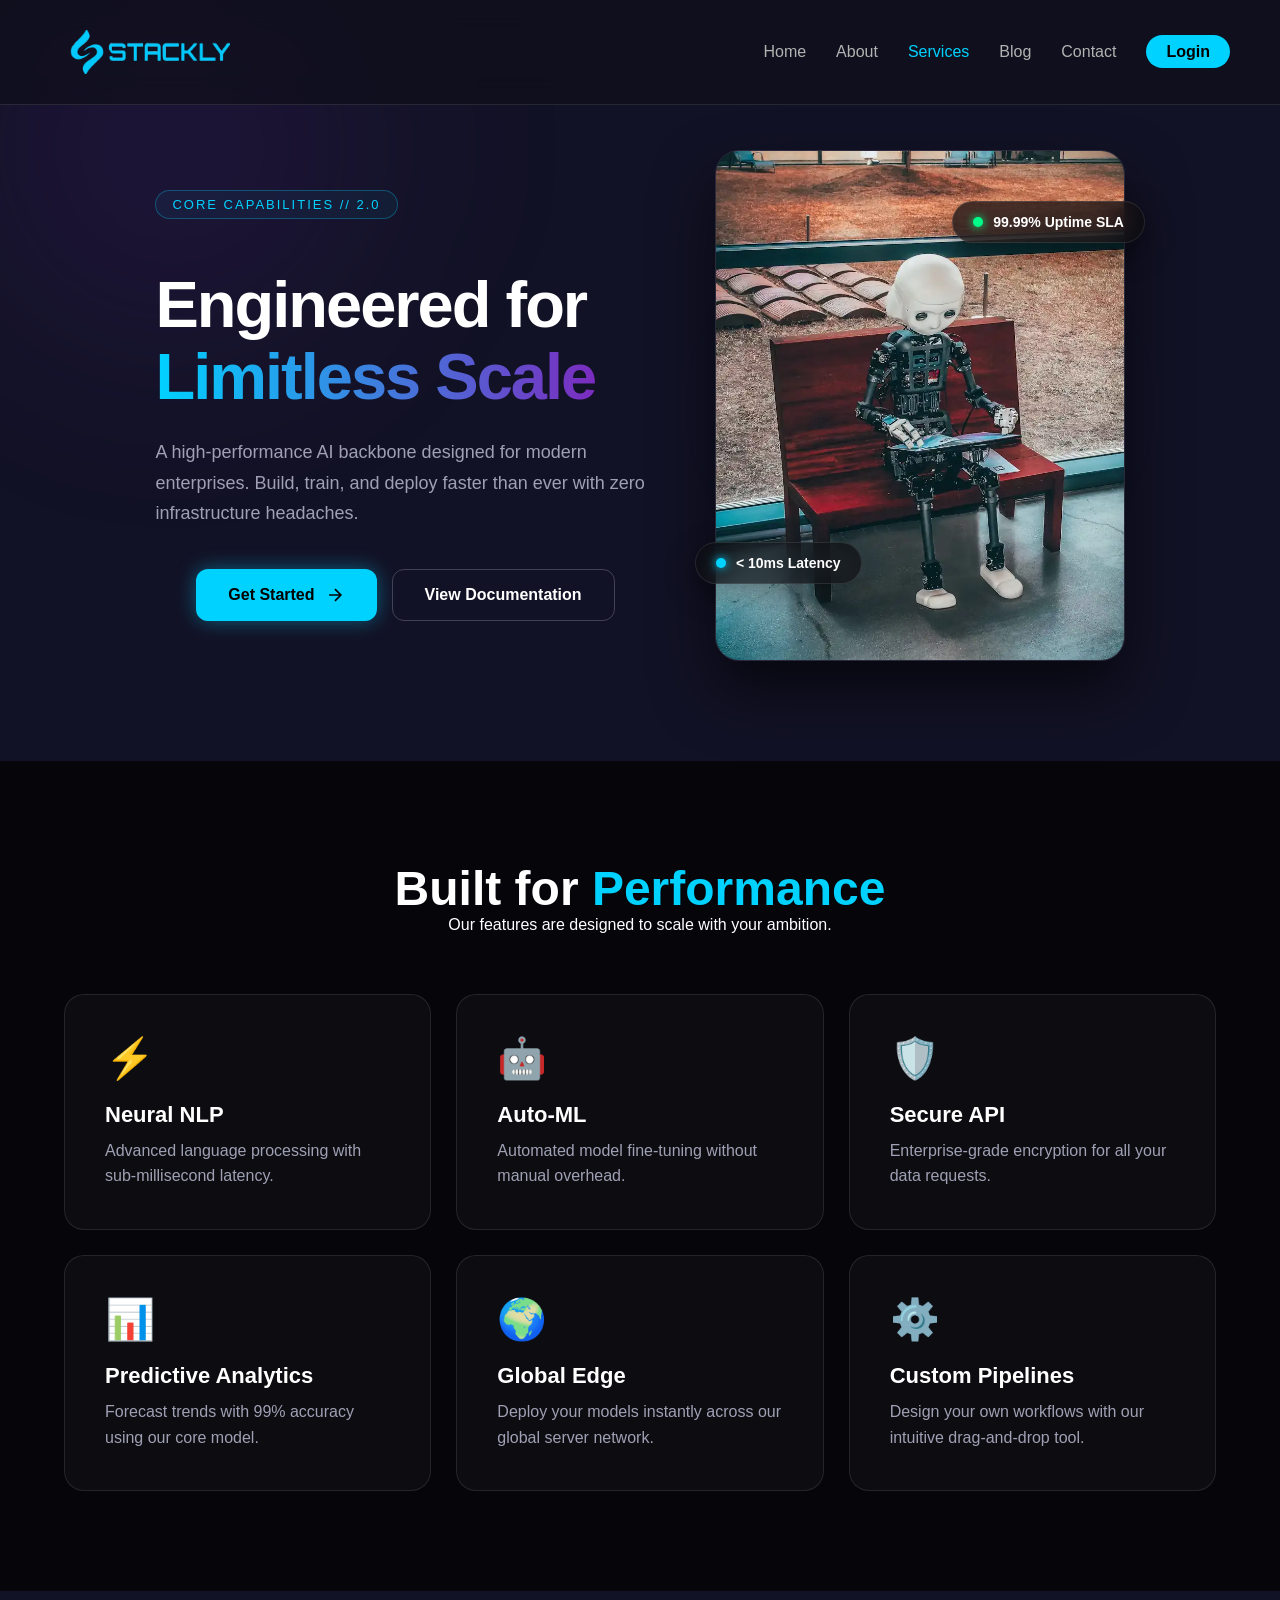
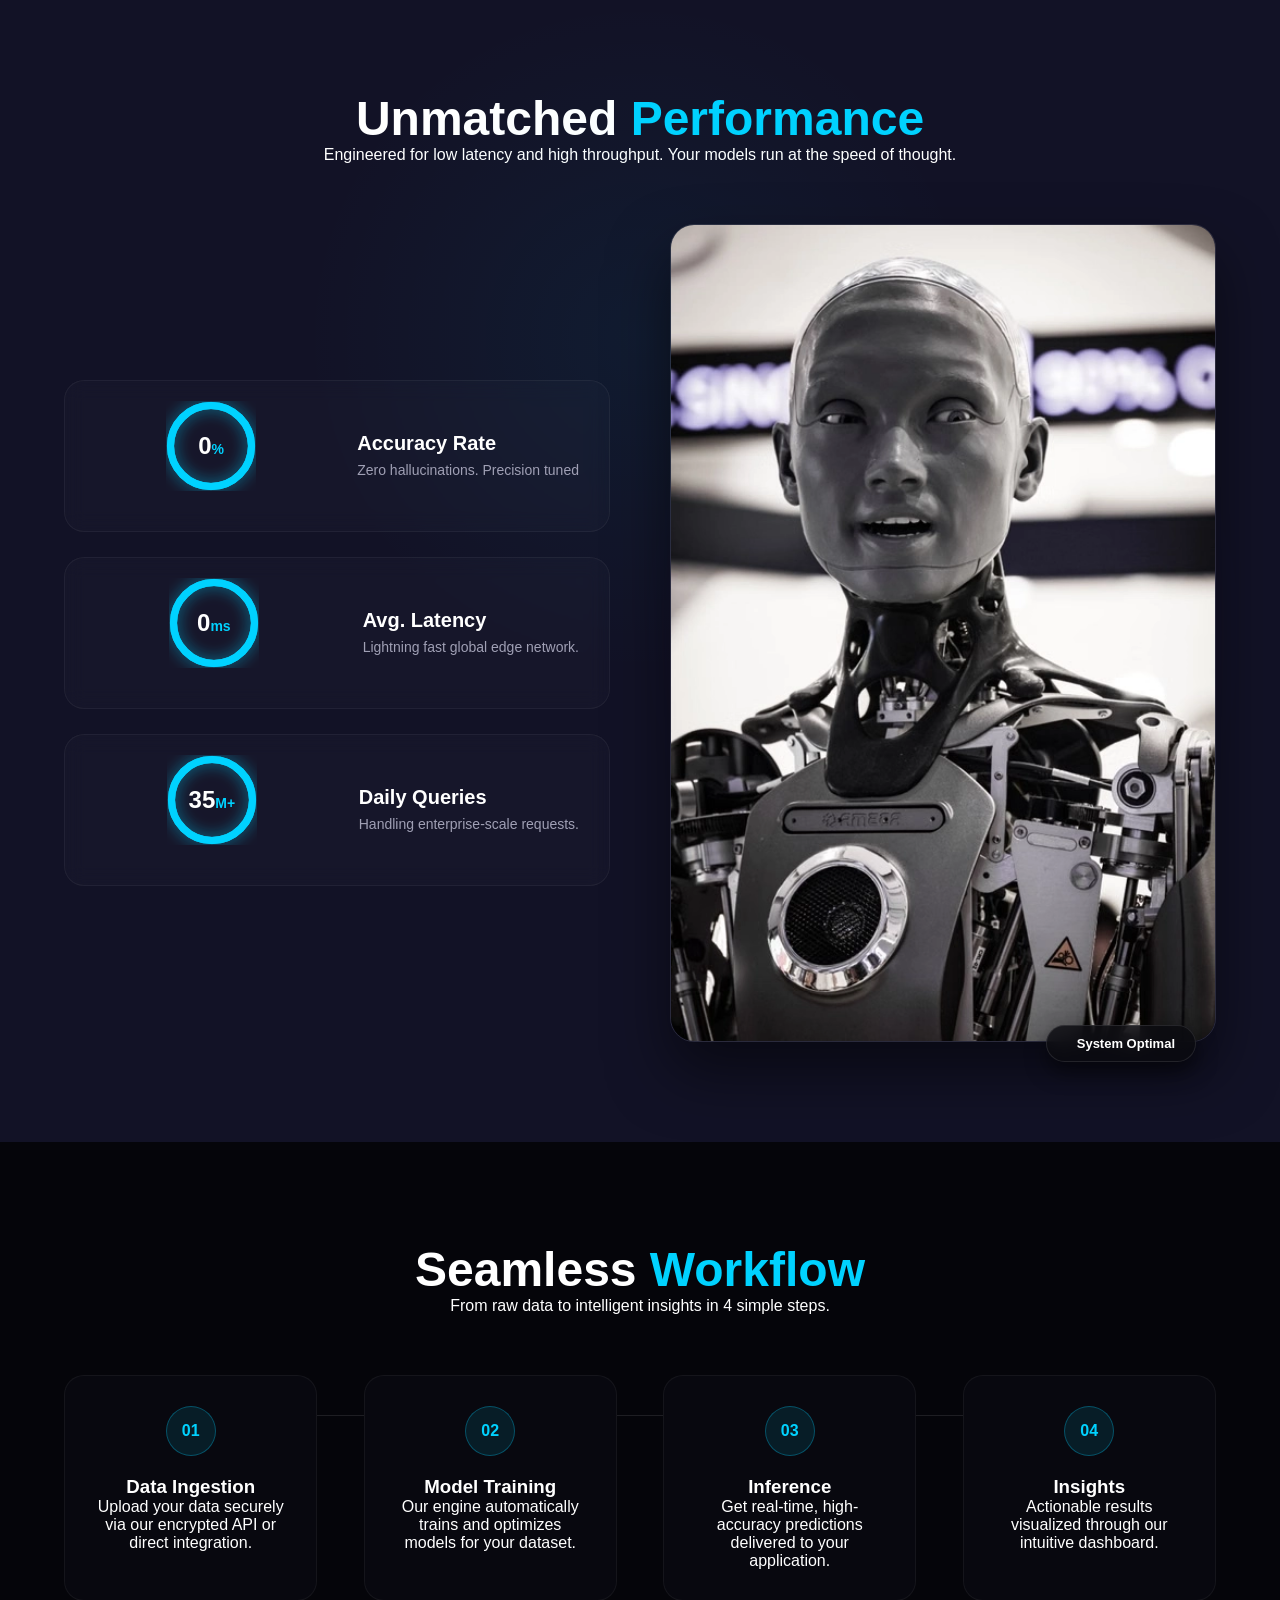
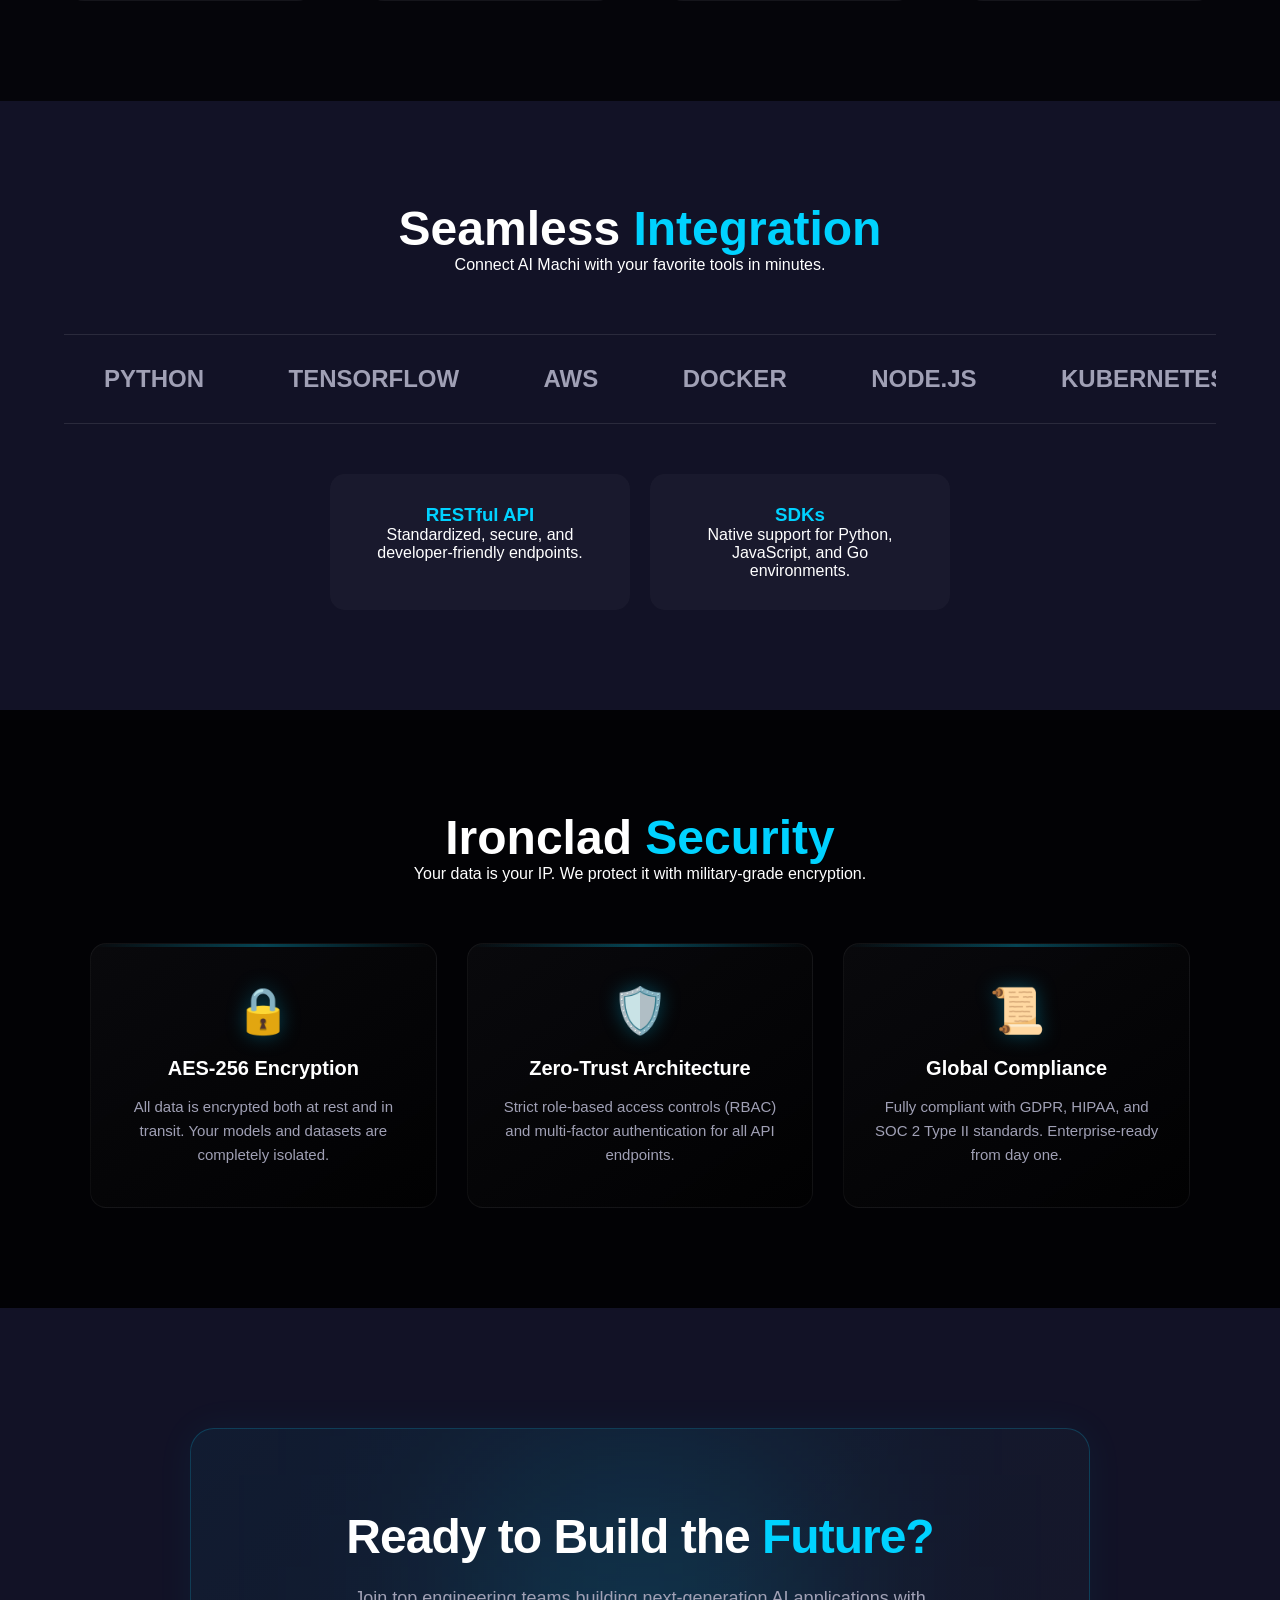
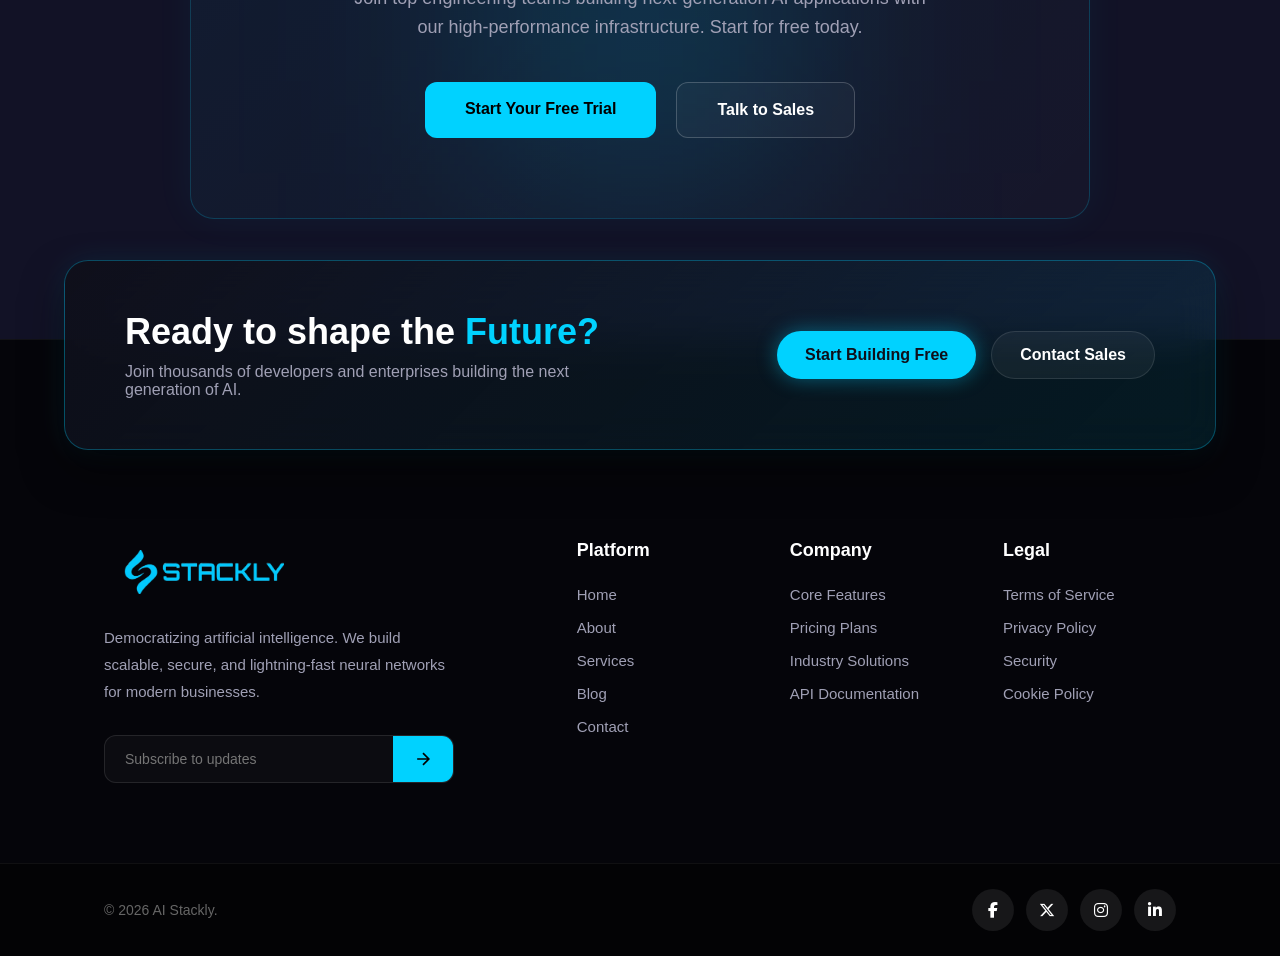
<file: features.html>
<!DOCTYPE html>
<html lang="en">

<head>
    <meta charset="UTF-8">
    <meta name="viewport" content="width=device-width, initial-scale=1.0">
    <title>Features</title>
    <link rel="stylesheet" href="features.css">
    <link rel="stylesheet" href="Artificial.css">
      <link rel="stylesheet" href="https://cdnjs.cloudflare.com/ajax/libs/font-awesome/6.5.2/css/all.min.css">
</head>
</head>

<body>
    <header class="header">
        <nav class="navbar">
            <a href="index.html" class="logo-container">
                <img src="./asset/lodo.webp" alt="Company Logo" class="logo-img">
            </a>

           <ul class="nav-menu">
                <li class="nav-item"><a href="index.html" class="nav-link">Home</a></li>
                <li class="nav-item"><a href="about.html" class="nav-link">About </a></li>
                <li class="nav-item"><a href="features.html" class="nav-link nav-activ">Services</a></li>
                <li class="nav-item"><a href="pricing.html" class="nav-link">Blog</a></li>
                <li class="nav-item"><a href="contact.html" class="nav-link">Contact</a></li>
                <li class="nav-item"><a href="login.html" class="nav-link btn-contact">Login</a></li>
            </ul>

            <div class="hamburger">
                <span class="bar"></span>
                <span class="bar"></span>
                <span class="bar"></span>
            </div>
        </nav>
    </header>

    <!-- Features Hero Premium Section -->
    <section class="features-hero-premium">
        <!-- Ambient Background Glow -->
        <div class="hero-bg-glow"></div>

        <div class="container hero-grid">

            <!-- Left: Text Content -->
            <div class="hero-text-col" data-aos="fade-right" data-aos-duration="1000">
                <span class="cyber-badge">Core Capabilities // 2.0</span>

                <h1 class="hero-title">
                    Engineered for <br class="mobile-break">
                    <span class="text-gradient">Limitless Scale</span>
                </h1>

                <p class="hero-subtitle">
                    A high-performance AI backbone designed for modern enterprises. Build, train, and deploy faster than
                    ever with zero infrastructure headaches.
                </p>

                <div class="cta-group">
                    <a href="404.html" class="btn-primary-glow">
                        Get Started
                        <svg width="20" height="20" viewBox="0 0 24 24" fill="none" stroke="currentColor"
                            stroke-width="2">
                            <path d="M5 12h14M12 5l7 7-7 7" />
                        </svg>
                    </a>
                    <a href="404.html" class="btn-outline">View Documentation</a>
                </div>
            </div>

            <!-- Right: Visual & Floating UI -->
            <div class="hero-visual-col" data-aos="fade-left" data-aos-duration="1000" data-aos-delay="200">
                <!-- Neon backdrop for image -->
                <div class="visual-glow-backdrop"></div>

                <!-- Main Floating Image -->
                <img src="./asset/ro2.webp" alt="AI Infrastructure" class="hero-main-img floating-anim">

                <!-- Floating Tech Card 1 -->
                <div class="floating-tech-card card-top-right float-delay-1">
                    <span class="status-dot green"></span> 99.99% Uptime SLA
                </div>

                <!-- Floating Tech Card 2 -->
                <div class="floating-tech-card card-bottom-left float-delay-2">
                    <span class="status-dot blue"></span>
                    < 10ms Latency </div>
                </div>

            </div>
    </section>


    <section class="features-grid-section">
        <div class="container">

            <div class="section-header">
                <h2>Built for <span class="highlight">Performance</span></h2>
                <p>Our features are designed to scale with your ambition.</p>
            </div>

            <div class="features-grid">
                <div class="feat-card" data-aos="fade-up">
                    <div class="icon">⚡</div>
                    <h3>Neural NLP</h3>
                    <p>Advanced language processing with sub-millisecond latency.</p>
                </div>


                <div class="feat-card" data-aos="fade-up" data-aos-delay="100">
                    <div class="icon">🤖</div>
                    <h3>Auto-ML</h3>
                    <p>Automated model fine-tuning without manual overhead.</p>
                </div>


                <div class="feat-card" data-aos="fade-up" data-aos-delay="200">
                    <div class="icon">🛡️</div>
                    <h3>Secure API</h3>
                    <p>Enterprise-grade encryption for all your data requests.</p>
                </div>


                <div class="feat-card" data-aos="fade-up">
                    <div class="icon">📊</div>
                    <h3>Predictive Analytics</h3>
                    <p>Forecast trends with 99% accuracy using our core model.</p>
                </div>


                <div class="feat-card" data-aos="fade-up" data-aos-delay="100">
                    <div class="icon">🌍</div>
                    <h3>Global Edge</h3>
                    <p>Deploy your models instantly across our global server network.</p>
                </div>


                <div class="feat-card" data-aos="fade-up" data-aos-delay="200">
                    <div class="icon">⚙️</div>
                    <h3>Custom Pipelines</h3>
                    <p>Design your own workflows with our intuitive drag-and-drop tool.</p>
                </div>
            </div>
        </div>
    </section>


    <section id="performance" class="perf-premium-section">
        <div class="perf-bg-glow"></div>

        <div class="container">
            <div class="section-header text-center" data-aos="fade-up">
                <h2>Unmatched <span class="highlight">Performance</span></h2>
                <p>Engineered for low latency and high throughput. Your models run at the speed of thought.</p>
            </div>

            <div class="perf-grid-layout">

                <div class="perf-stats-col">

                    <div class="stat-glass-card" data-aos="fade-right" data-aos-delay="0">
                        <div class="circle-progress" data-target="99">
                            <svg viewBox="0 0 100 100">
                                <circle class="bg-circle" cx="50" cy="50" r="45"></circle>
                                <circle class="progress-circle" cx="50" cy="50" r="45"></circle>
                            </svg>
                            <div class="stat-content">
                                <h2 class="counter">0</h2><span class="small">%</span>
                            </div>
                        </div>
                        <div class="stat-text">
                            <h3>Accuracy Rate</h3>
                            <p>Zero hallucinations. Precision tuned</p>
                        </div>
                    </div>

                    <div class="stat-glass-card" data-aos="fade-right" data-aos-delay="100">
                        <div class="circle-progress" data-target="5">
                            <svg viewBox="0 0 100 100">
                                <circle class="bg-circle" cx="50" cy="50" r="45"></circle>
                                <circle class="progress-circle" cx="50" cy="50" r="45"></circle>
                            </svg>
                            <div class="stat-content">
                                <h2 class="counter">0</h2><span class="small">ms</span>
                            </div>
                        </div>
                        <div class="stat-text">
                            <h3>Avg. Latency</h3>
                            <p>Lightning fast global edge network.</p>
                        </div>
                    </div>

                    <div class="stat-glass-card" data-aos="fade-right" data-aos-delay="200">
                        <div class="circle-progress" data-target="100">
                            <svg viewBox="0 0 100 100">
                                <circle class="bg-circle" cx="50" cy="50" r="45"></circle>
                                <circle class="progress-circle" cx="50" cy="50" r="45"></circle>
                            </svg>
                            <div class="stat-content">
                                <h2 class="counter">35</h2><span class="small">M+</span>
                            </div>
                        </div>
                        <div class="stat-text">
                            <h3>Daily Queries</h3>
                            <p>Handling enterprise-scale requests.</p>
                        </div>
                    </div>

                </div>

                <div class="perf-image-col" data-aos="fade-left" data-aos-delay="200">
                    <div class="image-glow-wrapper"></div>
                    <img src="./asset/ro3.webp" alt="AI Server Dashboard" class="dashboard-img floating-anim">

                    <div class="floating-badge">
                        <span class="pulse-dot"></span> System Optimal
                    </div>
                </div>

            </div>
        </div>
    </section>


    <section id="workflow" class="workflow-section">
        <div class="container">

            <div class="section-header">
                <h2>Seamless <span class="highlight">Workflow</span></h2>
                <p>From raw data to intelligent insights in 4 simple steps.</p>
            </div>

            <div class="workflow-steps">
                <div class="step-card" data-aos="fade-up" data-aos-delay="100">
                    <div class="step-number">01</div>
                    <h3>Data Ingestion</h3>
                    <p>Upload your data securely via our encrypted API or direct integration.</p>
                </div>


                <div class="step-card" data-aos="fade-up" data-aos-delay="200">
                    <div class="step-number">02</div>
                    <h3>Model Training</h3>
                    <p>Our engine automatically trains and optimizes models for your dataset.</p>
                </div>


                <div class="step-card" data-aos="fade-up" data-aos-delay="300">
                    <div class="step-number">03</div>
                    <h3>Inference</h3>
                    <p>Get real-time, high-accuracy predictions delivered to your application.</p>
                </div>


                <div class="step-card" data-aos="fade-up" data-aos-delay="400">
                    <div class="step-number">04</div>
                    <h3>Insights</h3>
                    <p>Actionable results visualized through our intuitive dashboard.</p>
                </div>
            </div>
        </div>
    </section>


    <section id="integration" class="integration-section">
        <div class="container text-center">
            <div class="section-header">
                <h2>Seamless <span class="highlight">Integration</span></h2>
                <p>Connect AI Machi with your favorite tools in minutes.</p>
            </div>


            <div class="logo-marquee">
                <div class="marquee-content">
                    <span>Python</span>
                    <span>TensorFlow</span>
                    <span>AWS</span>
                    <span>Docker</span>
                    <span>Node.js</span>
                    <span>Kubernetes</span>
                    <span>React</span>
                    <span>PostgreSQL</span>

                    <span>Python</span>
                    <span>TensorFlow</span>
                    <span>AWS</span>
                    <span>Docker</span>
                </div>
            </div>

            <div class="integration-cards">
                <div class="int-card" data-aos="fade-up">
                    <h3>RESTful API</h3>
                    <p>Standardized, secure, and developer-friendly endpoints.</p>
                </div>
                <div class="int-card" data-aos="fade-up" data-aos-delay="100">
                    <h3>SDKs</h3>
                    <p>Native support for Python, JavaScript, and Go environments.</p>
                </div>
            </div>
        </div>
    </section>


    <section id="security" class="security-section">
        <div class="container">

            <div class="section-header text-center">
                <h2>Ironclad <span class="highlight">Security</span></h2>
                <p>Your data is your IP. We protect it with military-grade encryption.</p>
            </div>

            <div class="security-grid">


                <div class="sec-card" data-aos="fade-up">
                    <div class="sec-icon">🔒</div>
                    <h3>AES-256 Encryption</h3>
                    <p>All data is encrypted both at rest and in transit. Your models and datasets are completely
                        isolated.</p>
                </div>


                <div class="sec-card" data-aos="fade-up" data-aos-delay="100">
                    <div class="sec-icon">🛡️</div>
                    <h3>Zero-Trust Architecture</h3>
                    <p>Strict role-based access controls (RBAC) and multi-factor authentication for all API endpoints.
                    </p>
                </div>


                <div class="sec-card" data-aos="fade-up" data-aos-delay="200">
                    <div class="sec-icon">📜</div>
                    <h3>Global Compliance</h3>
                    <p>Fully compliant with GDPR, HIPAA, and SOC 2 Type II standards. Enterprise-ready from day one.</p>
                </div>

            </div>
        </div>
    </section>


    <section class="final-cta-section">
        <div class="cta-container" data-aos="zoom-in" data-aos-duration="800">
            <h2>Ready to Build the <span class="highlight">Future?</span></h2>
            <p>Join top engineering teams building next-generation AI applications with our high-performance
                infrastructure. Start for free today.</p>

            <div class="cta-buttons">
                <a href="404.html" class="btn-primary-large">Start Your Free Trial</a>
                <a href="404.html" class="btn-secondary-large">Talk to Sales</a>
            </div>
        </div>
    </section>

    <footer class="cyber-footer">

        <div class="footer-cta-container" data-aos="zoom-in" data-aos-duration="1000">
            <div class="footer-cta-box">
                <div class="cta-text">
                    <h2>Ready to shape the <span class="highlight">Future?</span></h2>
                    <p>Join thousands of developers and enterprises building the next generation of AI.</p>
                </div>
                <div class="cta-actions">
                    <a href="404.html" class="btn primary-btn">Start Building Free</a>
                    <a href="404.html" class="btn secondary-btn">Contact Sales</a>
                </div>
            </div>
        </div>

        <div class="footer-main">
            <div class="footer-grid">

                <div class="footer-brand-col" data-aos="fade-up" data-aos-delay="100">
                    <a href="index.html" class="logo-container">
                        <img src="./asset/lodo.webp" alt="Company Logo" class="logo-img">
                    </a>
                    <p class="brand-desc">Democratizing artificial intelligence. We build scalable, secure, and
                        lightning-fast neural networks for modern businesses.</p>

                    <form id="newsletterForm" class="cyber-newsletter">
                        <input type="email" id="emailInput" placeholder="Subscribe to updates" required>
                        <button type="submit">
                            <svg width="20" height="20" viewBox="0 0 24 24" fill="none" stroke="currentColor"
                                stroke-width="2">
                                <path d="M5 12h14M12 5l7 7-7 7" />
                            </svg>
                        </button>
                    </form>
                    <div id="formMessage" class="form-message"></div>
                </div>

                <div class="footer-links-col" data-aos="fade-up" data-aos-delay="200">
                    <h4>Platform</h4>
                     <ul>
                        <li><a href="index.html">Home </a></li>
                        <li><a href="about.html">About </a></li>
                        <li><a href="features.html">Services </a></li>
                        <li><a href="pricing.html">Blog</a></li>
                        <li><a href="contact.html">Contact </a></li>

                    </ul>
                </div>

                <div class="footer-links-col" data-aos="fade-up" data-aos-delay="300">
                    <h4>Company</h4>
                    <ul>
                        <li><a href="404.html">Core Features</a></li>
                        <li><a href="404.html">Pricing Plans</a></li>
                        <li><a href="404.html">Industry Solutions</a></li>
                        <li><a href="404.html">API Documentation</a></li>
                    </ul>
                </div>

                <div class="footer-links-col" data-aos="fade-up" data-aos-delay="400">
                    <h4>Legal</h4>
                    <ul>
                        <li><a href="404.html">Terms of Service</a></li>
                        <li><a href="404.html">Privacy Policy</a></li>
                        <li><a href="404.html">Security</a></li>
                        <li><a href="404.html">Cookie Policy</a></li>
                    </ul>
                </div>

            </div>
        </div>

        <div class="footer-bottom">
            <div class="bottom-container">
                <p>&copy; 2026 AI Stackly. </p>
                 <div class="social-links">
                    <a href="404.html"><i class="fa-brands fa-facebook-f"></i></a>
                    <a href="404.html"><i class="fa-brands fa-x-twitter"></i></a>
                    <a href="404.html"><i class="fa-brands fa-instagram"></i></a>
                    <a href="404.html"><i class="fa-brands fa-linkedin-in"></i></a>
                </div>
            </div>
        </div>
    </footer>

    <script>
        const circles = document.querySelectorAll('.circle-progress');

        const observer = new IntersectionObserver((entries) => {
            entries.forEach(entry => {
                if (entry.isIntersecting) {
                    entry.target.classList.add('active');
                }
            });
        }, { threshold: 0.5 });

        circles.forEach(circle => observer.observe(circle));
    </script>

    <script src="main.js"></script>
</body>

</html>
</file>
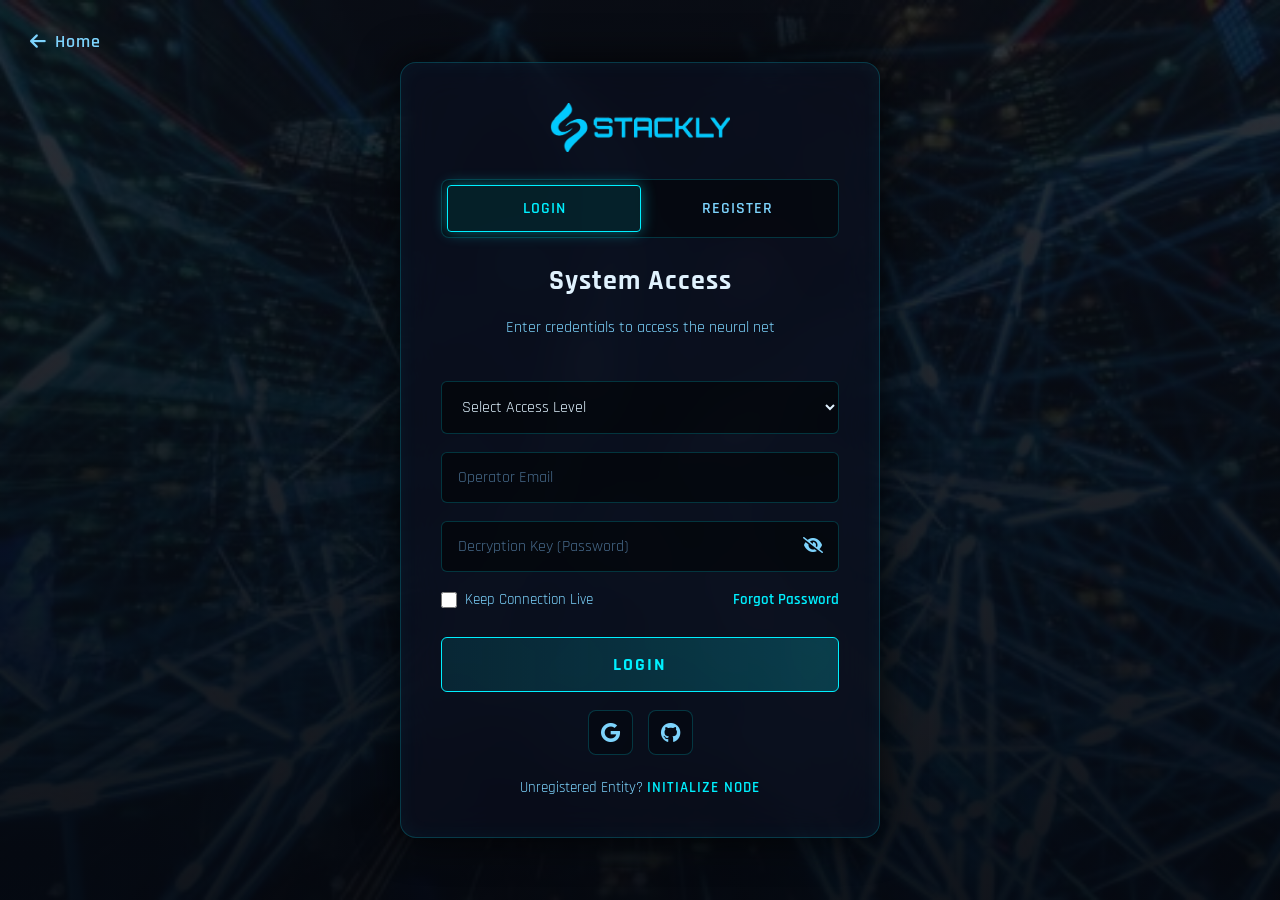
<file: login.html>
<!DOCTYPE html>
<html lang="en">

<head>
    <meta charset="UTF-8">
    <meta name="viewport" content="width=device-width, initial-scale=1.0">
    <title> Login</title>
    <link rel="stylesheet" href="login.css">
    <link href="https://fonts.googleapis.com/css2?family=Rajdhani:wght@400;500;600;700&display=swap" rel="stylesheet">
    <link rel="stylesheet" href="https://cdnjs.cloudflare.com/ajax/libs/font-awesome/6.5.1/css/all.min.css">
</head>

<body>

    <a href="index.html" class="back-home">
        <i class="fa-solid fa-arrow-left"></i> <span> Home</span>
    </a>

    <div class="auth-container">
        <div class="auth-glass-card">

            <div class="logo">
                <img src="./asset/lodo.webp" alt="Company Logo" class="logo-img">
            </div>

            <div class="tab-buttons">
                <button class="active" id="loginBtn">Login</button>
                <button id="signupBtn">Register </button>
            </div>

            <form id="loginForm">
                <h2>System Access</h2>
                <p class="subtitle">Enter credentials to access the neural net</p>

                <select id="loginRole" required>
                    <option value="">Select Access Level</option>
                    <option value="admin">Admin </option>
                    <option value="user">User</option>
                </select>

                <div class="input-wrapper">
                    <input type="email" id="loginEmail" placeholder="Operator Email">
                    <span class="error-msg" id="loginEmailError"></span>
                </div>

                <div class="password-box">
                    <input type="password" id="loginPassword" placeholder="Decryption Key (Password)">
                    <i class="fa-solid fa-eye-slash toggle-password"></i>
                    <span class="error-msg" id="loginPasswordError"></span>
                </div>

                <div class="options">
                    <label class="remember-me">
                        <input type="checkbox"> Keep Connection Live
                    </label>
                    <a href="404.html">Forgot Password</a>
                </div>

                <button type="submit" class="main-btn">Login</button>



                <div class="social-icons">
                    <a href="404.html"><i class="fab fa-google"></i></a>
                    <a href="404.html"><i class="fab fa-github"></i></a>
                </div>

                <p class="bottom-text">
                    Unregistered Entity? <span id="showSignup">Initialize Node</span>
                </p>
            </form>

            <form id="signupForm" class="hidden">
                <h2>Register Node</h2>
                <p class="subtitle">Integrate with the collective network</p>

                <select id="signupRole" required>
                    <option value="">Select Access Level</option>
                    <option value="admin"> Admin</option>
                    <option value="user"> User</option>
                </select>

                <div class="input-wrapper">
                    <input type="text" id="signupName" placeholder="Entity Designation (Full Name)">
                    <span class="error-msg" id="signupNameError"></span>
                </div>

                <div class="input-wrapper">
                    <input type="email" id="signupEmail" placeholder="Operator Email">
                    <span class="error-msg" id="signupEmailError"></span>
                </div>

                <div class="password-box">
                    <input type="password" id="signupPassword" class="password" placeholder="Decryption Key">
                    <i class="fa-solid fa-eye-slash toggle-password"></i>
                    <span class="error-msg" id="signupPasswordError"></span>
                </div>

                <div class="password-box">
                    <input type="password" id="signupConfirmPassword" class="password"
                        placeholder="Verify Decryption Key">
                    <i class="fa-solid fa-eye-slash toggle-password"></i>
                    <span class="error-msg" id="signupConfirmError"></span>
                </div>

                <button type="submit" class="main-btn">Generate Pass</button>

                <p class="bottom-text" style="margin-top: 15px;">
                    Already Integrated? <span id="showLogin">Authenticate Here</span>
                </p>
            </form>

        </div>
    </div>

    <script src="login.js"></script>
</body>

</html>
</file>
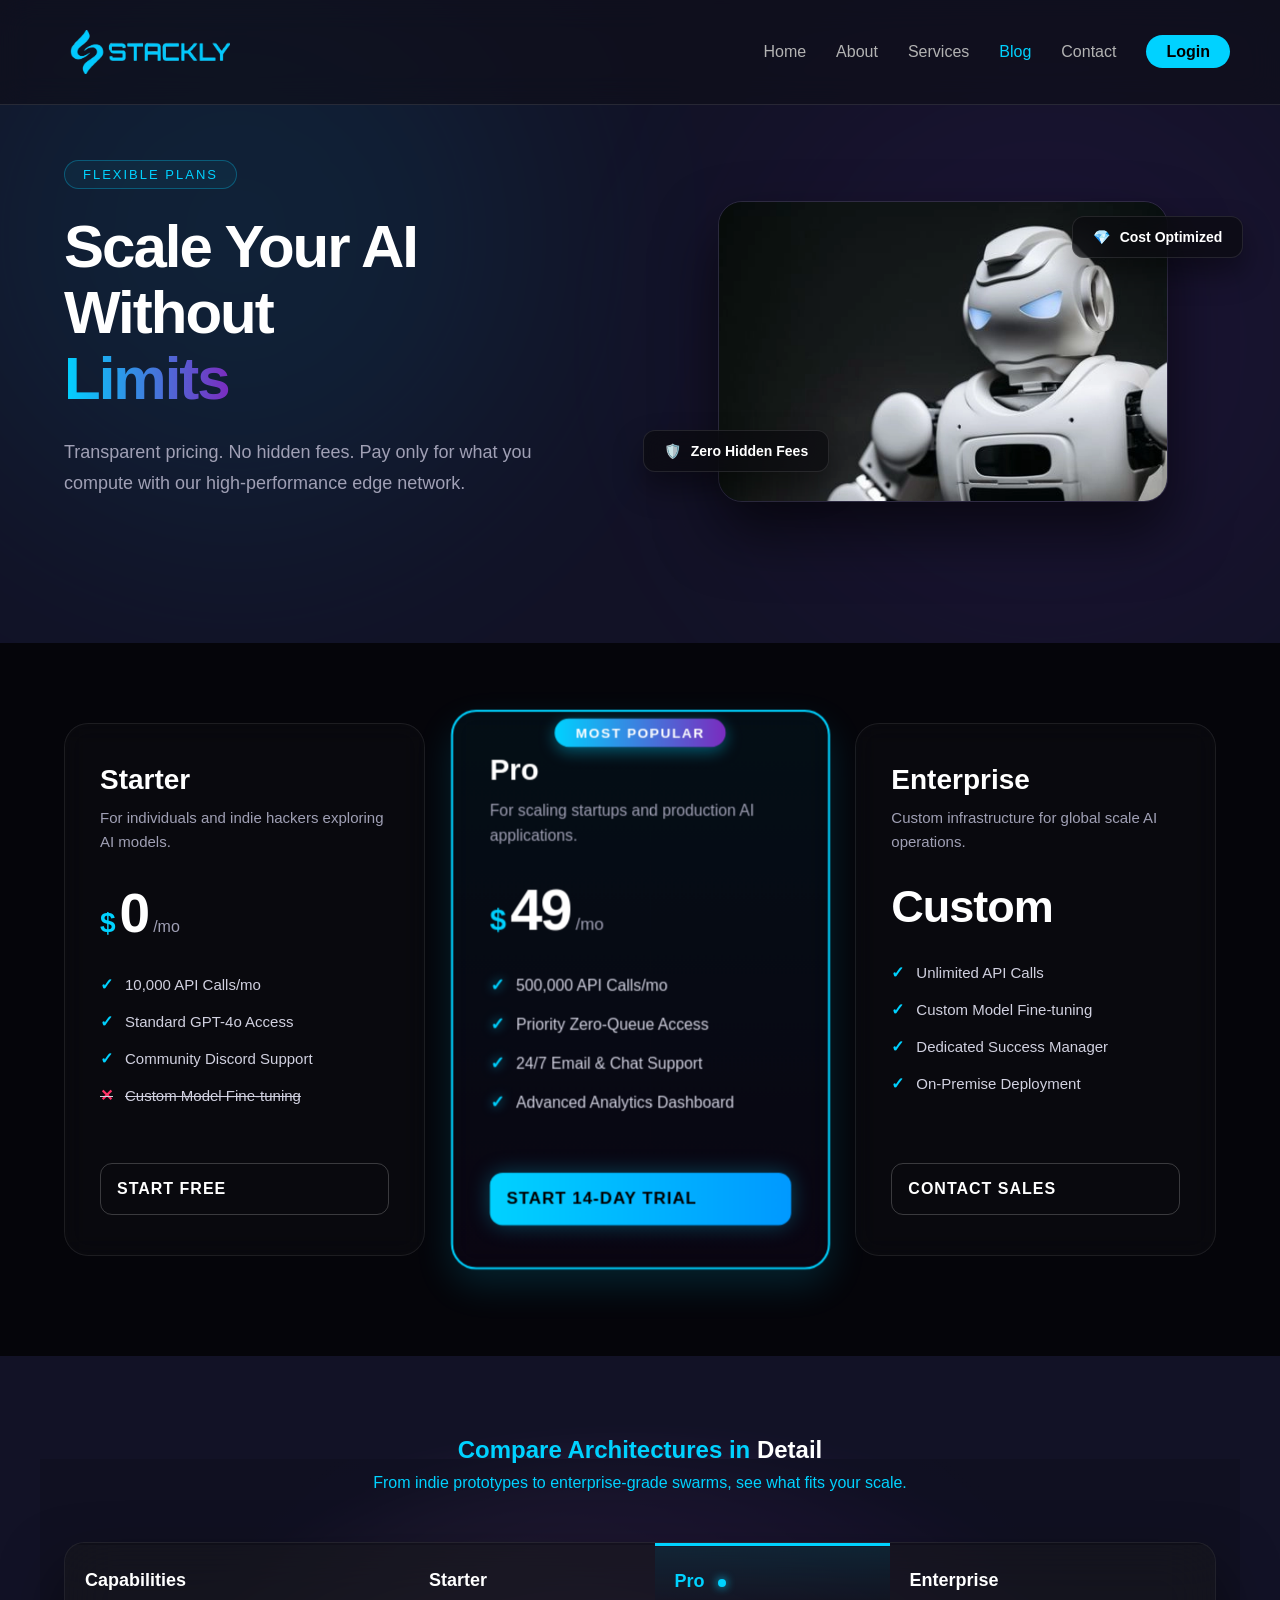
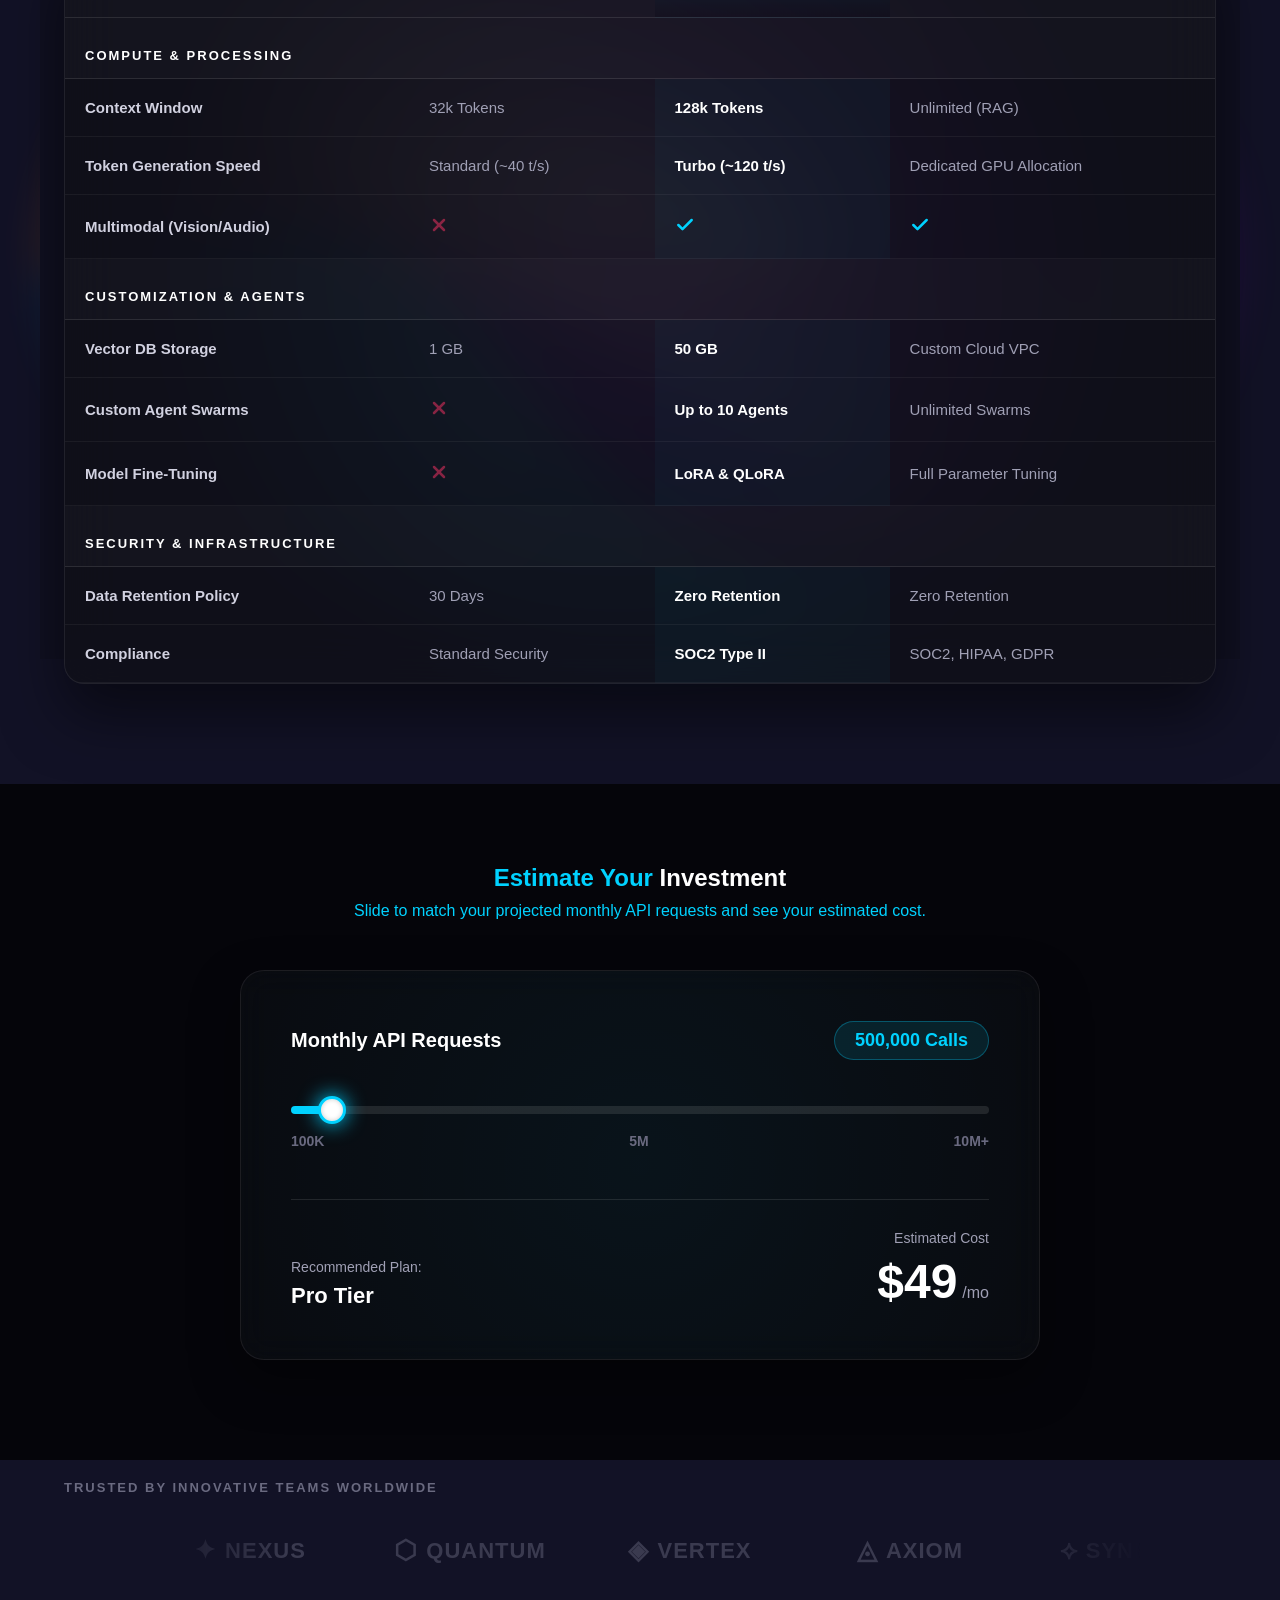
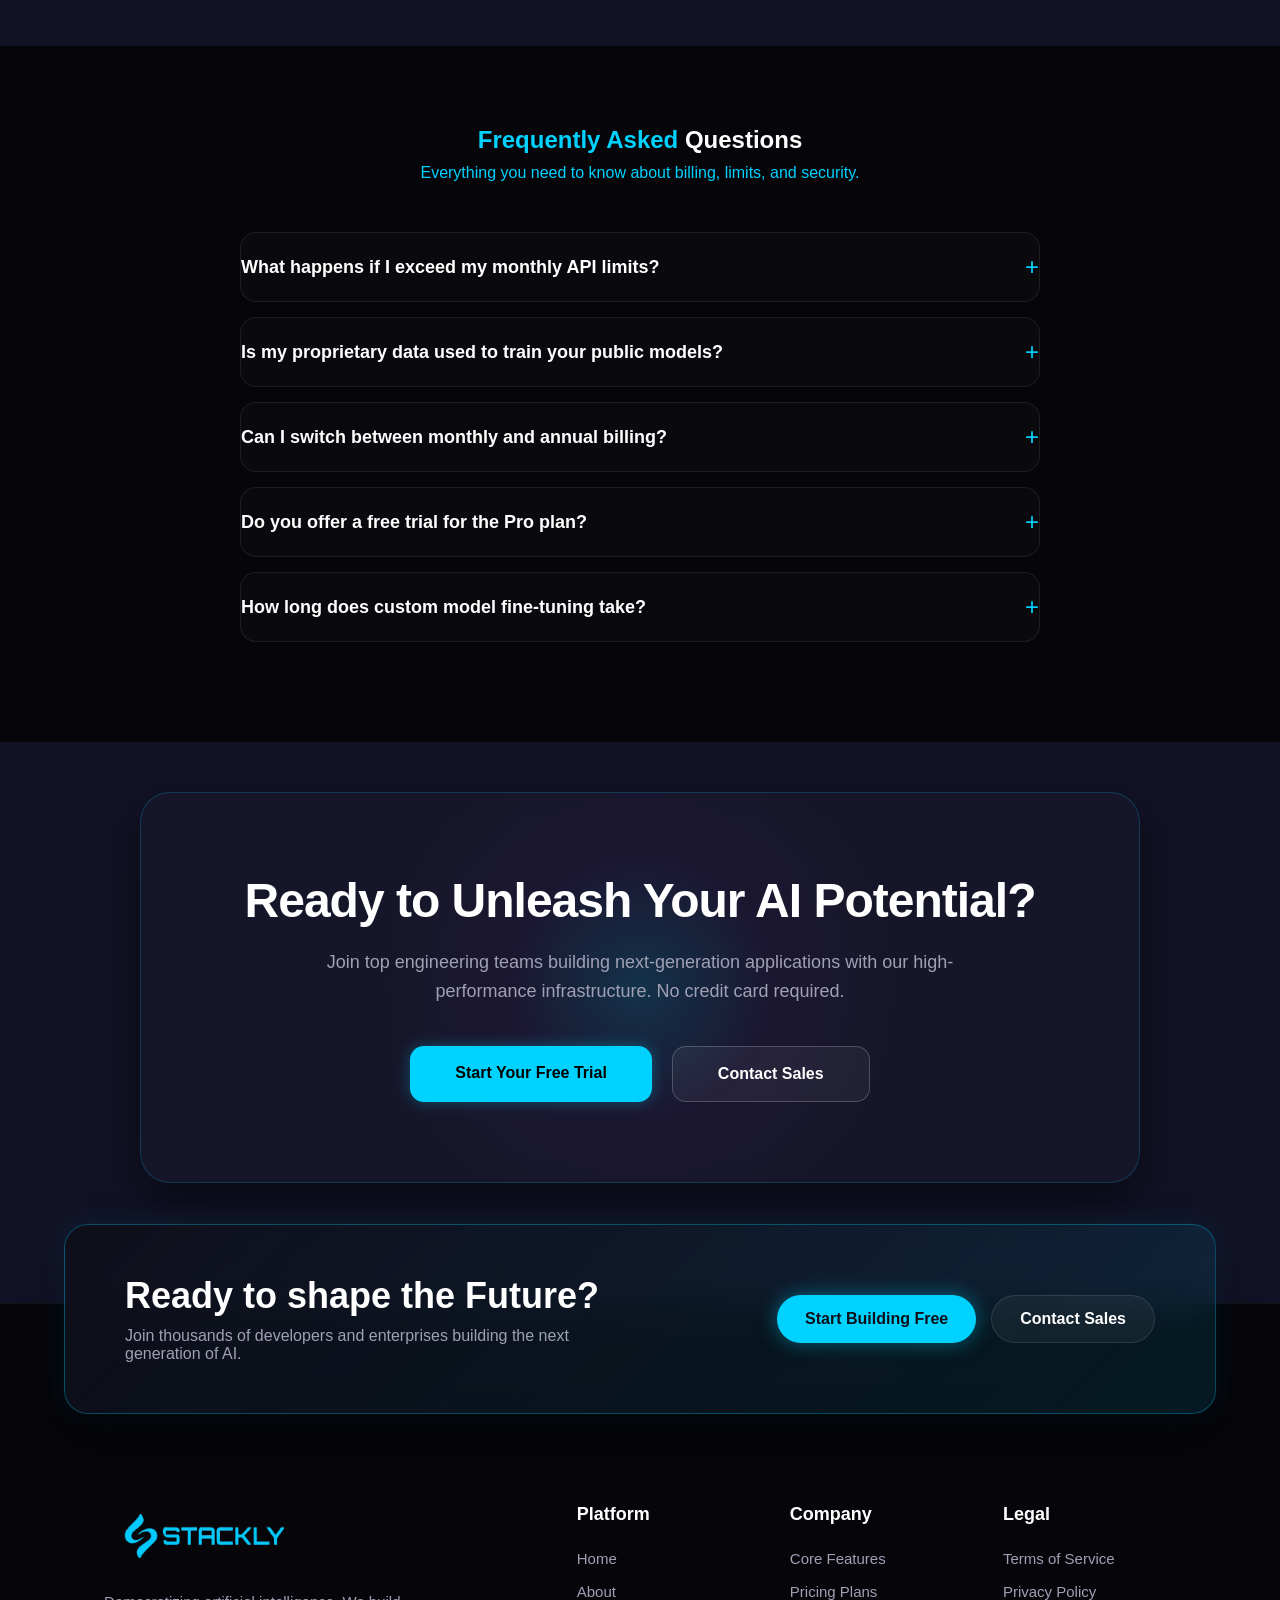
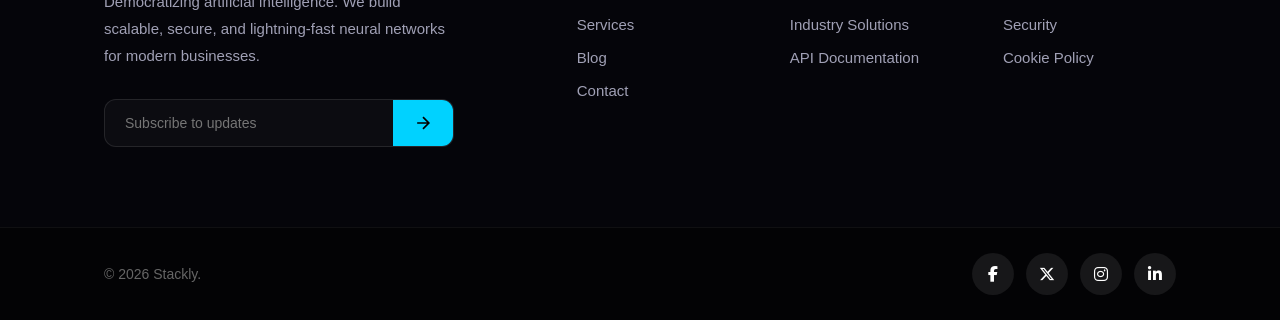
<file: pricing.html>
<!DOCTYPE html>
<html lang="en">

<head>
    <meta charset="UTF-8">
    <meta name="viewport" content="width=device-width, initial-scale=1.0">
    <title>Pricing</title>
    <link rel="stylesheet" href="pricing.css">
    <link rel="stylesheet" href="Artificial.css">
      <link rel="stylesheet" href="https://cdnjs.cloudflare.com/ajax/libs/font-awesome/6.5.2/css/all.min.css">
</head>
</head>

<body>

    <header class="header">
        <nav class="navbar">
            <a href="index.html" class="logo-container">
                <img src="./asset/lodo.webp" alt="Company Logo" class="logo-img">
            </a>

            <ul class="nav-menu">
                <li class="nav-item"><a href="index.html" class="nav-link">Home</a></li>
                <li class="nav-item"><a href="about.html" class="nav-link">About </a></li>
                <li class="nav-item"><a href="features.html" class="nav-link">Services</a></li>
                <li class="nav-item"><a href="pricing.html" class="nav-link nav-activ">Blog</a></li>
                <li class="nav-item"><a href="contact.html" class="nav-link">Contact</a></li>
                <li class="nav-item"><a href="login.html" class="nav-link btn-contact">Login</a></li>
            </ul>

            <div class="hamburger">
                <span class="bar"></span>
                <span class="bar"></span>
                <span class="bar"></span>
            </div>
        </nav>
    </header>

    <section class="pricing-hero-premium">
        <div class="pricing-glow glow-1"></div>
        <div class="pricing-glow glow-2"></div>

        <div class="container pricing-hero-grid">

            <div class="pricing-text-col" data-aos="fade-right" data-aos-duration="1000">
                <span class="cyber-badge">Flexible Plans</span>

                <h1 class="hero-title">
                    Scale Your AI Without <br class="mobile-break">
                    <span class="text-gradient-animated">Limits</span>
                </h1>

                <p class="hero-subtitle">
                    Transparent pricing. No hidden fees. Pay only for what you compute with our high-performance edge
                    network.
                </p>

               
            </div>

            <div class="pricing-visual-col" data-aos="fade-left" data-aos-duration="1000" data-aos-delay="200">
                <img src="./asset/ro4.webp" alt="AI Computing Scale" class="pricing-main-img floating-anim">

                <div class="floating-price-card card-top-right float-delay-1">
                    <span class="icon">💎</span> Cost Optimized
                </div>

                <div class="floating-price-card card-bottom-left float-delay-2">
                    <span class="icon">🛡️</span> Zero Hidden Fees
                </div>
            </div>

        </div>
    </section>

    <section class="pricing-tiers-section">
        <div class="container">
            <div class="pricing-grid">

                <div class="tier-card" data-aos="fade-up" data-aos-delay="0">
                    <div class="tier-header">
                        <h3>Starter</h3>
                        <p>For individuals and indie hackers exploring AI models.</p>
                    </div>
                    <div class="tier-price">
                        <span class="currency">$</span>
                        <span class="amount" data-monthly="0" data-yearly="0">0</span>
                        <span class="period">/mo</span>
                    </div>
                    <ul class="tier-features">
                        <li><span class="check">✓</span> 10,000 API Calls/mo</li>
                        <li><span class="check">✓</span> Standard GPT-4o Access</li>
                        <li><span class="check">✓</span> Community Discord Support</li>
                        <li class="disabled"><span class="cross">✕</span> Custom Model Fine-tuning</li>
                    </ul>
                    <a href="404.html" class="btn-tier btn-outline">Start Free</a>
                </div>

                <div class="tier-card popular-tier" data-aos="fade-up" data-aos-delay="100">
                    <div class="shimmer-overlay"></div>
                    <div class="popular-badge">Most Popular</div>

                    <div class="tier-header">
                        <h3>Pro</h3>
                        <p>For scaling startups and production AI applications.</p>
                    </div>
                    <div class="tier-price">
                        <span class="currency">$</span>
                        <span class="amount" data-monthly="49" data-yearly="39">49</span>
                        <span class="period">/mo</span>
                    </div>
                    <ul class="tier-features">
                        <li><span class="check check-glow">✓</span> 500,000 API Calls/mo</li>
                        <li><span class="check check-glow">✓</span> Priority Zero-Queue Access</li>
                        <li><span class="check check-glow">✓</span> 24/7 Email & Chat Support</li>
                        <li><span class="check check-glow">✓</span> Advanced Analytics Dashboard</li>
                    </ul>
                    <a href="404.html" class="btn-tier btn-glow">Start 14-Day Trial</a>
                </div>

                <div class="tier-card" data-aos="fade-up" data-aos-delay="200">
                    <div class="tier-header">
                        <h3>Enterprise</h3>
                        <p>Custom infrastructure for global scale AI operations.</p>
                    </div>
                    <div class="tier-price">
                        <span class="custom-price">Custom</span>
                    </div>
                    <ul class="tier-features">
                        <li><span class="check">✓</span> Unlimited API Calls</li>
                        <li><span class="check">✓</span> Custom Model Fine-tuning</li>
                        <li><span class="check">✓</span> Dedicated Success Manager</li>
                        <li><span class="check">✓</span> On-Premise Deployment</li>
                    </ul>
                    <a href="404.html" class="btn-tier btn-outline">Contact Sales</a>
                </div>

            </div>
        </div>
    </section>

    <section class="compare-table-premium">
        <div class="table-bg-visual">
            <img src="./asset/cs1.webp"
                alt="Abstract AI Mesh" class="bg-mesh-img floating-slow">
            <div class="mesh-overlay"></div>
        </div>

        <div class="container relative-z">

            <div class="section-header text-center" data-aos="fade-up">
                <h2>Compare Architectures in <span class="highlight">Detail</span></h2>
                <p>From indie prototypes to enterprise-grade swarms, see what fits your scale.</p>
            </div>

            <div class="table-glass-wrapper" data-aos="fade-up" data-aos-delay="100">
                <table class="matrix-table">
                    <thead>
                        <tr>
                            <th>Capabilities</th>
                            <th>Starter</th>
                            <th class="pro-col-header">Pro <span class="glow-dot"></span></th>
                            <th>Enterprise</th>
                        </tr>
                    </thead>
                    <tbody>

                        <tr class="category-row">
                            <td colspan="4">Compute & Processing</td>
                        </tr>
                        <tr class="matrix-row">
                            <td>Context Window</td>
                            <td data-label="Starter">32k Tokens</td>
                            <td data-label="Pro" class="pro-col">128k Tokens</td>
                            <td data-label="Enterprise">Unlimited (RAG)</td>
                        </tr>
                        <tr class="matrix-row">
                            <td>Token Generation Speed</td>
                            <td data-label="Starter">Standard (~40 t/s)</td>
                            <td data-label="Pro" class="pro-col">Turbo (~120 t/s)</td>
                            <td data-label="Enterprise">Dedicated GPU Allocation</td>
                        </tr>
                        <tr class="matrix-row">
                            <td>Multimodal (Vision/Audio)</td>
                            <td data-label="Starter"><span class="svg-cross"></span></td>
                            <td data-label="Pro" class="pro-col"><span class="svg-check"></span></td>
                            <td data-label="Enterprise"><span class="svg-check"></span></td>
                        </tr>

                        <tr class="category-row">
                            <td colspan="4">Customization & Agents</td>
                        </tr>
                        <tr class="matrix-row">
                            <td>Vector DB Storage</td>
                            <td data-label="Starter">1 GB</td>
                            <td data-label="Pro" class="pro-col">50 GB</td>
                            <td data-label="Enterprise">Custom Cloud VPC</td>
                        </tr>
                        <tr class="matrix-row">
                            <td>Custom Agent Swarms</td>
                            <td data-label="Starter"><span class="svg-cross"></span></td>
                            <td data-label="Pro" class="pro-col">Up to 10 Agents</td>
                            <td data-label="Enterprise">Unlimited Swarms</td>
                        </tr>
                        <tr class="matrix-row">
                            <td>Model Fine-Tuning</td>
                            <td data-label="Starter"><span class="svg-cross"></span></td>
                            <td data-label="Pro" class="pro-col">LoRA & QLoRA</td>
                            <td data-label="Enterprise">Full Parameter Tuning</td>
                        </tr>

                        <tr class="category-row">
                            <td colspan="4">Security & Infrastructure</td>
                        </tr>
                        <tr class="matrix-row">
                            <td>Data Retention Policy</td>
                            <td data-label="Starter">30 Days</td>
                            <td data-label="Pro" class="pro-col">Zero Retention</td>
                            <td data-label="Enterprise">Zero Retention</td>
                        </tr>
                        <tr class="matrix-row">
                            <td>Compliance</td>
                            <td data-label="Starter">Standard Security</td>
                            <td data-label="Pro" class="pro-col">SOC2 Type II</td>
                            <td data-label="Enterprise">SOC2, HIPAA, GDPR</td>
                        </tr>

                    </tbody>
                </table>
            </div>

        </div>
    </section>

    <section class="calculator-section">
        <div class="container">

            <div class="section-header text-center" data-aos="fade-up">
                <h2>Estimate Your <span class="highlight">Investment</span></h2>
                <p>Slide to match your projected monthly API requests and see your estimated cost.</p>
            </div>

            <div class="calc-glass-card" data-aos="zoom-in" data-aos-delay="100">

                <div class="calc-header">
                    <h3>Monthly API Requests</h3>
                    <div class="volume-display"><span id="api-volume">500,000</span> Calls</div>
                </div>

                <div class="slider-container">
                    <input type="range" id="usage-slider" min="1" max="100" value="5" class="neon-slider">

                    <div class="slider-labels">
                        <span>100K</span>
                        <span>5M</span>
                        <span>10M+</span>
                    </div>
                </div>

                <div class="calc-footer">
                    <div class="plan-indicator">
                        <p>Recommended Plan:</p>
                        <h4 id="recommended-plan" class="highlight">Pro Tier</h4>
                    </div>
                    <div class="price-estimate">
                        <p>Estimated Cost</p>
                        <h2 id="calc-price">$49<span class="period">/mo</span></h2>
                    </div>
                </div>

            </div>
        </div>
    </section>

    <section class="trusted-section">
        <div class="container text-center">

            <p class="trust-label" data-aos="fade-up">Trusted by innovative teams worldwide</p>

            <div class="trust-marquee" data-aos="fade-up" data-aos-delay="100">
                <div class="trust-track">
                    <div class="trust-logo"><span>✦</span> NEXUS</div>
                    <div class="trust-logo"><span>⬡</span> QUANTUM</div>
                    <div class="trust-logo"><span>◈</span> VERTEX</div>
                    <div class="trust-logo"><span>◬</span> AXIOM</div>
                    <div class="trust-logo"><span>⟡</span> SYNERGY</div>

                    <div class="trust-logo"><span>✦</span> NEXUS</div>
                    <div class="trust-logo"><span>⬡</span> QUANTUM</div>
                    <div class="trust-logo"><span>◈</span> VERTEX</div>
                    <div class="trust-logo"><span>◬</span> AXIOM</div>
                    <div class="trust-logo"><span>⟡</span> SYNERGY</div>
                </div>
            </div>

        </div>
    </section>

    <section class="faq-section">
        <div class="container">

            <div class="section-header text-center" data-aos="fade-up">
                <h2>Frequently Asked <span class="highlight">Questions</span></h2>
                <p>Everything you need to know about billing, limits, and security.</p>
            </div>

            <div class="faq-wrapper" data-aos="fade-up" data-aos-delay="100">

                <div class="faq-item">
                    <a class="faq-question">
                        What happens if I exceed my monthly API limits?
                        <span class="faq-icon">+</span>
                    </a>
                    <div class="faq-answer">
                        <p>If you are on the Starter or Pro plan, your requests will be soft-capped. You will receive an
                            email notification at 80% and 100% usage. To ensure uninterrupted service, you can enable
                            "Auto-Scale" in your dashboard, which charges a nominal fee of $0.05 per 1,000 extra
                            requests.</p>
                    </div>
                </div>

                <div class="faq-item">
                    <a class="faq-question">
                        Is my proprietary data used to train your public models?
                        <span class="faq-icon">+</span>
                    </a>
                    <div class="faq-answer">
                        <p>Absolutely not. We have a strict zero-data-retention policy for Pro and Enterprise users.
                            Your inputs and outputs are encrypted and isolated. We never use your proprietary data to
                            train our foundational models.</p>
                    </div>
                </div>

                <div class="faq-item">
                    <a class="faq-question">
                        Can I switch between monthly and annual billing?
                        <span class="faq-icon">+</span>
                    </a>
                    <div class="faq-answer">
                        <p>Yes! You can switch from monthly to annual billing at any time from your account settings.
                            When you upgrade to annual, the 20% discount will be applied immediately, and your billing
                            cycle will reset.</p>
                    </div>
                </div>

                <div class="faq-item">
                    <a class="faq-question">
                        Do you offer a free trial for the Pro plan?
                        <span class="faq-icon">+</span>
                    </a>
                    <div class="faq-answer">
                        <p>Yes, we offer a 14-day fully-featured free trial for the Pro plan. No credit card is required
                            to start testing our high-speed APIs and advanced analytics.</p>
                    </div>
                </div>

                <div class="faq-item">
                    <a class="faq-question">
                        How long does custom model fine-tuning take?
                        <span class="faq-icon">+</span>
                    </a>
                    <div class="faq-answer">
                        <p>For Pro users, fine-tuning a custom model typically takes between 2 to 6 hours depending on
                            your dataset size. Enterprise users get dedicated GPU clusters for near-instant training
                            capabilities.</p>
                    </div>
                </div>

            </div>
        </div>
    </section>

    <section class="pricing-cta-section">
        <div class="container">
            <div class="cta-glass-panel" data-aos="zoom-in" data-aos-duration="1000">

                <div class="cta-glow-bg"></div>

                <div class="cta-content">
                    <h2>Ready to Unleash Your <span class="highlight">AI Potential?</span></h2>
                    <p>Join top engineering teams building next-generation applications with our high-performance
                        infrastructure. No credit card required.</p>

                    <div class="cta-btn-group">
                        <a href="404.html" class="btn-primary-large">Start Your Free Trial</a>
                        <a href="404.html" class="btn-secondary-large">Contact Sales</a>
                    </div>
                </div>

            </div>
        </div>
    </section>

    <footer class="cyber-footer">

        <div class="footer-cta-container" data-aos="zoom-in" data-aos-duration="1000">
            <div class="footer-cta-box">
                <div class="cta-text">
                    <h2>Ready to shape the <span class="highlight">Future?</span></h2>
                    <p>Join thousands of developers and enterprises building the next generation of AI.</p>
                </div>
                <div class="cta-actions">
                    <a href="404.html" class="btn primary-btn">Start Building Free</a>
                    <a href="404.html" class="btn secondary-btn">Contact Sales</a>
                </div>
            </div>
        </div>

        <div class="footer-main">
            <div class="footer-grid">

                <div class="footer-brand-col" data-aos="fade-up" data-aos-delay="100">
                    <a href="index.html" class="logo-container">
                        <img src="./asset/lodo.webp" alt="Company Logo" class="logo-img">
                    </a>
                    <p class="brand-desc">Democratizing artificial intelligence. We build scalable, secure, and
                        lightning-fast neural networks for modern businesses.</p>

                    <form id="newsletterForm" class="cyber-newsletter">
                        <input type="email" id="emailInput" placeholder="Subscribe to updates" required>
                        <button type="submit">
                            <svg width="20" height="20" viewBox="0 0 24 24" fill="none" stroke="currentColor"
                                stroke-width="2">
                                <path d="M5 12h14M12 5l7 7-7 7" />
                            </svg>
                        </button>
                    </form>
                    <div id="formMessage" class="form-message"></div>
                </div>

                <div class="footer-links-col" data-aos="fade-up" data-aos-delay="200">
                    <h4>Platform</h4>
                    <ul>
                        <li><a href="index.html">Home </a></li>
                        <li><a href="about.html">About </a></li>
                        <li><a href="features.html">Services </a></li>
                        <li><a href="pricing.html">Blog</a></li>
                        <li><a href="contact.html">Contact </a></li>

                    </ul>
                </div>

                <div class="footer-links-col" data-aos="fade-up" data-aos-delay="300">
                    <h4>Company</h4>
                    <ul>
                        <li><a href="404.html">Core Features</a></li>
                        <li><a href="404.html">Pricing Plans</a></li>
                        <li><a href="404.html">Industry Solutions</a></li>
                        <li><a href="404.html">API Documentation</a></li>
                    </ul>
                </div>

                <div class="footer-links-col" data-aos="fade-up" data-aos-delay="400">
                    <h4>Legal</h4>
                    <ul>
                        <li><a href="404.html">Terms of Service</a></li>
                        <li><a href="404.html">Privacy Policy</a></li>
                        <li><a href="404.html">Security</a></li>
                        <li><a href="404.html">Cookie Policy</a></li>
                    </ul>
                </div>

            </div>
        </div>

        <div class="footer-bottom">
            <div class="bottom-container">
                <p>&copy; 2026 Stackly. </p>
                 <div class="social-links">
                    <a href="404.html"><i class="fa-brands fa-facebook-f"></i></a>
                    <a href="404.html"><i class="fa-brands fa-x-twitter"></i></a>
                    <a href="404.html"><i class="fa-brands fa-instagram"></i></a>
                    <a href="404.html"><i class="fa-brands fa-linkedin-in"></i></a>
                </div>
            </div>
        </div>
    </footer>
    <script>
        
        const billingToggle = document.getElementById('billing-toggle');
        const textMonthly = document.getElementById('text-monthly');
        const textYearly = document.getElementById('text-yearly');

        billingToggle.addEventListener('change', function () {
            if (this.checked) {
               
                textMonthly.classList.remove('active-text');
                textYearly.classList.add('active-text');
            } else {
                
                textYearly.classList.remove('active-text');
                textMonthly.classList.add('active-text');
            }
        });
 
    </script>

    <script>
    document.addEventListener("DOMContentLoaded", function() {
        // Select all FAQ question links
        const faqQuestions = document.querySelectorAll('.faq-question');

        faqQuestions.forEach(question => {
            question.addEventListener('click', function(e) {
                // Prevent default anchor link behavior
                e.preventDefault(); 

                const currentItem = this.parentElement; // The .faq-item container
                const answer = currentItem.querySelector('.faq-answer');
                const isActive = currentItem.classList.contains('active');

                // Step 1: Close all other open FAQs
                document.querySelectorAll('.faq-item').forEach(item => {
                    item.classList.remove('active');
                    item.querySelector('.faq-answer').style.maxHeight = null;
                });

                // Step 2: If the clicked FAQ wasn't active, open it
                if (!isActive) {
                    currentItem.classList.add('active');
                    // Calculate the exact height of the text inside and set it dynamically
                    answer.style.maxHeight = answer.scrollHeight + "px"; 
                }
            });
        });
    });
</script>
    <script src="main.js"></script>
</body>

</html>
</file>
<file: style.css>
.hero-section {
    position: relative;
    min-height: 100vh;
    display: flex;
    align-items: center;
    justify-content: center;
    padding: 100px 5%;
    overflow: hidden;
    background-color: #0f0f1a;
}


.bg-glow {
    position: absolute;
    width: 300px;
    height: 300px;
    background: #00d2ff;
    filter: blur(150px);
    border-radius: 50%;
    z-index: 0;
    opacity: 0.4;
    animation: pulseGlow 6s infinite alternate;
}

.glow-1 {
    top: -50px;
    left: -50px;
}

.glow-2 {
    bottom: -50px;
    right: -50px;
    background: #7b2cbf;
}

@keyframes pulseGlow {
    0% {
        transform: scale(1);
        opacity: 0.3;
    }

    100% {
        transform: scale(1.2);
        opacity: 0.5;
    }
}


.hero-container {
    display: flex;
    align-items: center;
    justify-content: space-between;
    max-width: 1200px;
    width: 100%;
    z-index: 1;
    gap: 50px;
}


.hero-content {
    flex: 1;
    max-width: 600px;
}

.badge {
    display: inline-block;
    padding: 8px 16px;
    background: rgba(0, 210, 255, 0.1);
    color: #00d2ff;
    border: 1px solid rgba(0, 210, 255, 0.3);
    border-radius: 30px;
    font-size: 14px;
    font-weight: bold;
    margin-bottom: 20px;
    letter-spacing: 1px;
}

.hero-title {
    font-size: 55px;
    line-height: 1.2;
    font-weight: 800;
    margin-bottom: 20px;
    color: #fff;
}

.highlight {
    background: linear-gradient(90deg, #00d2ff, #7b2cbf);
    -webkit-background-clip: text;
    -webkit-text-fill-color: transparent;
}

.hero-subtitle {
    font-size: 18px;
    color: #a0a0b5;
    line-height: 1.6;
    margin-bottom: 30px;
}


.hero-buttons {
    display: flex;
    gap: 20px;
}

.btn {
    display: flex;
    align-items: center;
    gap: 8px;
    padding: 14px 28px;
    font-size: 16px;
    font-weight: bold;
    text-decoration: none;
    border-radius: 30px;
    transition: all 0.3s ease;
}

.primary-btn {
    background: #00d2ff;
    color: #0f0f1a;
    box-shadow: 0 0 20px rgba(0, 210, 255, 0.4);
}

.primary-btn:hover {
    transform: translateY(-3px);
    box-shadow: 0 0 30px rgba(0, 210, 255, 0.6);
}

.secondary-btn {
    background: rgba(255, 255, 255, 0.05);
    color: #fff;
    border: 1px solid rgba(255, 255, 255, 0.1);
}

.secondary-btn:hover {
    background: rgba(255, 255, 255, 0.1);
    transform: translateY(-3px);
}


.hero-visual {
    flex: 1;
    position: relative;
    display: flex;
    justify-content: center;
    align-items: center;
}

.floating-img {
    width: 100%;
    max-width: 400px;
    animation: floatImage 4s ease-in-out infinite;
    filter: drop-shadow(0 0 30px rgba(0, 210, 255, 0.3));
    z-index: 2;
}


@keyframes floatImage {
    0% {
        transform: translateY(0px);
    }

    50% {
        transform: translateY(-20px);
    }

    100% {
        transform: translateY(0px);
    }
}


.ring {
    position: absolute;
    border-radius: 50%;
    border: 1px dashed rgba(0, 210, 255, 0.3);
    animation: spinRotate 20s linear infinite;
    z-index: 1;
}

.ring-1 {
    width: 450px;
    height: 450px;
}

.ring-2 {
    width: 550px;
    height: 550px;
    animation-direction: reverse;
}

@keyframes spinRotate {
    100% {
        transform: rotate(360deg);
    }
}


.fade-in-up {
    opacity: 0;
    transform: translateY(30px);
    animation: fadeInUp 0.8s forwards;
}

@keyframes fadeInUp {
    to {
        opacity: 1;
        transform: translateY(0);
    }
}


@media only screen and (max-width: 768px) {
    .hero-container {
        flex-direction: column;
        text-align: center;
        padding-top: 60px;
    }

    .hero-content {
        display: flex;
        flex-direction: column;
        align-items: center;
    }

    .hero-title {
        font-size: 36px;
        margin-bottom: 15px;
    }

    .hero-subtitle {
        font-size: 16px;
    }

    .hero-buttons {
        flex-direction: column;
        width: 100%;
    }

    .btn {
        width: 100%;
        justify-content: center;
    }

    .floating-img {
        max-width: 280px;
        margin-top: 30px;
    }


    .ring {
        display: none;
    }
}


.about-advanced {
    position: relative;
    padding: 120px 5%;
    background-color: #121226;
    min-height: 100vh;
    display: flex;
    align-items: center;
    overflow: hidden;
}


.cyber-grid {
    position: absolute;
    width: 200%;
    height: 200%;
    top: -50%;
    left: -50%;
    background-image:
        linear-gradient(rgba(0, 210, 255, 0.05) 1px, transparent 1px),
        linear-gradient(90deg, rgba(0, 210, 255, 0.05) 1px, transparent 1px);
    background-size: 40px 40px;
    transform: perspective(500px) rotateX(60deg);
    animation: gridMove 20s linear infinite;
    z-index: 0;
}

@keyframes gridMove {
    0% {
        transform: perspective(500px) rotateX(60deg) translateY(0);
    }

    100% {
        transform: perspective(500px) rotateX(60deg) translateY(40px);
    }
}

.about-wrapper {
    max-width: 1200px;
    width: 100%;
    margin: 0 auto;
    display: flex;
    align-items: center;
    justify-content: space-between;
    gap: 60px;
    z-index: 1;
}


.ai-hologram {
    flex: 1;
    display: flex;
    flex-direction: column;
    align-items: center;
    position: relative;
}

.scanner-container {
    position: relative;
    width: 300px;
    height: 300px;
    border-radius: 20px;
    overflow: hidden;
    animation: floatImage 5s ease-in-out infinite;
}

.hologram-img {
    width: 100%;
    height: 100%;
    object-fit: cover;
    opacity: 0.8;
    filter: drop-shadow(0 0 20px rgba(0, 210, 255, 0.6));
}


.laser-scan {
    position: absolute;
    top: 0;
    left: 0;
    width: 100%;
    height: 4px;
    background: #00d2ff;
    box-shadow: 0 0 15px 5px rgba(0, 210, 255, 0.7);
    animation: scanAnimation 3s ease-in-out infinite;
    z-index: 10;
}

@keyframes scanAnimation {
    0% {
        top: 0;
        opacity: 0;
    }

    10% {
        opacity: 1;
    }

    90% {
        opacity: 1;
    }

    100% {
        top: 100%;
        opacity: 0;
    }
}


.hologram-base {
    width: 250px;
    height: 30px;
    background: radial-gradient(ellipse at center, rgba(0, 210, 255, 0.5) 0%, transparent 70%);
    border-radius: 50%;
    margin-top: 20px;
    animation: pulseBase 3s ease-in-out infinite;
}

@keyframes pulseBase {

    0%,
    100% {
        transform: scale(1);
        opacity: 0.5;
    }

    50% {
        transform: scale(1.2);
        opacity: 0.8;
    }
}


.ai-details {
    flex: 1;
}

.cyber-badge {
    display: inline-block;
    color: #00d2ff;
    font-size: 13px;
    letter-spacing: 3px;
    text-transform: uppercase;
    border: 1px solid #00d2ff;
    padding: 5px 15px;
    border-radius: 4px;
    margin-bottom: 20px;
    background: rgba(0, 210, 255, 0.05);
}

.ai-details h2 {
    font-size: 48px;
    color: #fff;
    line-height: 1.2;
    margin-bottom: 20px;
}

.neon-text {
    color: #fff;
    text-shadow: 0 0 10px #00d2ff, 0 0 20px #00d2ff, 0 0 40px #00d2ff;
}

.desc {
    color: #a0a0b5;
    font-size: 17px;
    line-height: 1.8;
    margin-bottom: 40px;
}


.interactive-list {
    display: flex;
    flex-direction: column;
    gap: 20px;
}

.list-item {
    display: flex;
    align-items: center;
    background: rgba(255, 255, 255, 0.03);
    border: 1px solid rgba(255, 255, 255, 0.05);
    padding: 20px;
    border-radius: 15px;
    transition: all 0.4s cubic-bezier(0.175, 0.885, 0.32, 1.275);
    
    position: relative;
    overflow: hidden;
}

.list-item::before {
    content: '';
    position: absolute;
    left: 0;
    top: 0;
    height: 100%;
    width: 4px;
    background: #00d2ff;
    transform: scaleY(0);
    transition: transform 0.4s ease;
}

.list-item:hover {
    transform: translateX(15px);
    background: rgba(0, 210, 255, 0.08);
    border-color: rgba(0, 210, 255, 0.3);
    box-shadow: 0 10px 20px rgba(0, 0, 0, 0.5);
}

.list-item:hover::before {
    transform: scaleY(1);
}

.item-icon {
    font-size: 35px;
    margin-right: 20px;
    transition: transform 0.4s ease;
}

.list-item:hover .item-icon {
    transform: rotate(15deg) scale(1.2);
}

.item-content h4 {
    color: #fff;
    font-size: 20px;
    margin-bottom: 5px;
}

.item-content p {
    color: #a0a0b5;
    font-size: 14px;
}


@media screen and (max-width: 768px) {
    .about-advanced {
        padding: 80px 5%;
    }

    .about-wrapper {
        flex-direction: column;
        text-align: center;
    }

    .scanner-container {
        width: 250px;
        height: 250px;
    }

    .hologram-base {
        width: 200px;
    }

    .ai-details h2 {
        font-size: 36px;
    }

    .list-item {
        flex-direction: column;
        text-align: center;
    }

    .item-icon {
        margin-right: 0;
        margin-bottom: 15px;
    }

    .list-item:hover {
        transform: translateY(-10px);
    }

    .list-item::before {
        top: auto;
        bottom: 0;
        left: 0;
        width: 100%;
        height: 4px;
        transform: scaleX(0);
    }

    .list-item:hover::before {
        transform: scaleX(1);
    }
}


.features-section {
    padding: 120px 5%;
    background-color: #0f0f1a;
    position: relative;
}

.features-container {
    max-width: 1200px;
    width: 100%;
    margin: 0 auto;
}


.features-grid {
    display: grid;
    grid-template-columns: repeat(3, 1fr);
    gap: 30px;
    margin-top: 60px;
}


.feature-card {
    background: rgba(255, 255, 255, 0.02);
    border: 1px solid rgba(255, 255, 255, 0.05);
    border-radius: 20px;
    padding: 40px 30px;
    position: relative;
    overflow: hidden;
    transition: transform 0.4s cubic-bezier(0.165, 0.84, 0.44, 1), border-color 0.4s ease;
    display: flex;
    flex-direction: column;
}


.feature-card:hover {
    transform: translateY(-10px);
    border-color: rgba(0, 210, 255, 0.5);
    background: rgba(0, 210, 255, 0.01);
}


.card-glow {
    position: absolute;
    top: -50%;
    left: -50%;
    width: 200%;
    height: 200%;
    background: radial-gradient(circle, rgba(0, 210, 255, 0.15) 0%, transparent 60%);
    opacity: 0;
    transition: opacity 0.4s ease;
    pointer-events: none;
    z-index: 1;
}

.feature-card:hover .card-glow {
    opacity: 1;
}


.card-icon {
    font-size: 45px;
    margin-bottom: 25px;
    width: 70px;
    height: 70px;
    background: rgba(255, 255, 255, 0.03);
    border-radius: 16px;
    display: flex;
    justify-content: center;
    align-items: center;
    transition: transform 0.4s ease, background 0.4s ease;
}

.feature-card:hover .card-icon {
    transform: scale(1.1) rotate(5deg);
    background: rgba(0, 210, 255, 0.1);
}

.feature-card h3 {
    color: #fff;
    font-size: 22px;
    margin-bottom: 15px;
    font-weight: 700;
}

.feature-card p {
    color: #a0a0b5;
    font-size: 15px;
    line-height: 1.6;
    margin-bottom: 25px;
    flex-grow: 1;
}


.learn-more {
    color: #00d2ff;
    text-decoration: none;
    font-weight: bold;
    font-size: 14px;
    transition: color 0.3s ease, transform 0.3s ease;
    display: inline-block;
}

.feature-card:hover .learn-more {
    color: #fff;
    transform: translateX(5px);
}


@media screen and (max-width: 1024px) {
    .features-grid {
        grid-template-columns: repeat(2, 1fr);
        gap: 20px;
    }
}

@media screen and (max-width: 768px) {
    .features-grid {
        grid-template-columns: 1fr;
    }

    .feature-card {
        padding: 30px 20px;
    }

    .feature-card:hover {
        transform: translateY(-5px);
    }
}


.workflow-section {
    padding: 120px 5%;
    background-color: #121226;
    position: relative;
}

.workflow-container {
    max-width: 1000px;
    margin: 0 auto;
}


.timeline {
    position: relative;
    margin-top: 60px;
    padding-bottom: 50px;
}


.timeline::before {
    content: '';
    position: absolute;
    top: 0;
    left: 50%;
    transform: translateX(-50%);
    width: 4px;
    height: 100%;
    background: rgba(0, 210, 255, 0.2);
    box-shadow: 0 0 15px rgba(0, 210, 255, 0.4);
    border-radius: 2px;
}


.timeline-item {
    position: relative;
    width: 50%;
    margin-bottom: 50px;
    padding: 0 40px;
}

.timeline-item.left {
    left: 0;
    text-align: right;
}

.timeline-item.right {
    left: 50%;
    text-align: left;
}


.timeline-dot {
    position: absolute;
    top: 20px;
    width: 40px;
    height: 40px;
    background: #0f0f1a;
    border: 3px solid #00d2ff;
    border-radius: 50%;
    display: flex;
    justify-content: center;
    align-items: center;
    color: #fff;
    font-weight: bold;
    font-size: 18px;
    box-shadow: 0 0 20px rgba(0, 210, 255, 0.6);
    z-index: 10;
    transition: transform 0.3s ease, background 0.3s ease;
}

.timeline-item:hover .timeline-dot {
    transform: scale(1.2);
    background: #00d2ff;
    color: #000;
}


.timeline-item.left .timeline-dot {
    right: -20px;
}

.timeline-item.right .timeline-dot {
    left: -20px;
}


.timeline-content {
    background: rgba(255, 255, 255, 0.03);
    border: 1px solid rgba(255, 255, 255, 0.05);
    padding: 30px;
    border-radius: 20px;
    transition: transform 0.3s ease, box-shadow 0.3s ease;
    position: relative;
}

.timeline-item:hover .timeline-content {
    transform: translateY(-5px);
    box-shadow: 0 15px 30px rgba(0, 0, 0, 0.5);
    border-color: rgba(0, 210, 255, 0.3);
}


.timeline-item.left .timeline-content {
    display: flex;
    flex-direction: column;
    align-items: flex-end;
}

.timeline-item.right .timeline-content {
    display: flex;
    flex-direction: column;
    align-items: flex-start;
}

.step-icon {
    font-size: 35px;
    margin-bottom: 15px;
    background: rgba(0, 210, 255, 0.1);
    width: 60px;
    height: 60px;
    display: flex;
    justify-content: center;
    align-items: center;
    border-radius: 15px;
}

.timeline-content h3 {
    color: #fff;
    font-size: 24px;
    margin-bottom: 10px;
}

.timeline-content p {
    color: #a0a0b5;
    font-size: 15px;
    line-height: 1.7;
}


@media screen and (max-width: 768px) {

    .timeline::before {
        left: 20px;
    }


    .timeline-item {
        width: 100%;
        padding-left: 60px;
        padding-right: 0;
        text-align: left;
        margin-bottom: 40px;
    }


    .timeline-item.left,
    .timeline-item.right {
        left: 0;
    }


    .timeline-item.left .timeline-dot,
    .timeline-item.right .timeline-dot {
        left: 0;
        right: auto;
    }


    .timeline-item.left .timeline-content {
        align-items: flex-start;
    }
}

.usecases-section {
    padding: 120px 5%;
    background-color: #05050a;
}

.usecases-container {
    max-width: 1200px;
    margin: 0 auto;
}


.usecases-grid {
    display: grid;
    grid-template-columns: repeat(4, 1fr);
    gap: 30px;
    margin-top: 50px;
}


.flip-card {
    background-color: transparent;
    width: 100%;
    height: 350px;
    perspective: 1000px;
    cursor: pointer;
}


.flip-card-inner {
    position: relative;
    width: 100%;
    height: 100%;
    text-align: center;
    transition: transform 0.8s cubic-bezier(0.175, 0.885, 0.32, 1.275);
    transform-style: preserve-3d;
}


.flip-card:hover .flip-card-inner {
    transform: rotateY(180deg);
}


.flip-card-front,
.flip-card-back {
    position: absolute;
    width: 100%;
    height: 100%;
    -webkit-backface-visibility: hidden;
    backface-visibility: hidden;
    border-radius: 20px;
    display: flex;
    flex-direction: column;
    justify-content: center;
    align-items: center;
    padding: 30px;
    box-shadow: 0 10px 30px rgba(0, 0, 0, 0.5);
}


.flip-card-front {
    background: linear-gradient(145deg, rgba(255, 255, 255, 0.05), rgba(15, 15, 26, 0.8));
    border: 1px solid rgba(255, 255, 255, 0.1);
}

.front-icon {
    font-size: 60px;
    margin-bottom: 20px;
    filter: drop-shadow(0 0 10px rgba(0, 210, 255, 0.5));
}

.flip-card-front h3 {
    color: #fff;
    font-size: 24px;
    letter-spacing: 1px;
}

.front-hint {
    color: #00d2ff;
    font-size: 13px;
    margin-top: 15px;
    opacity: 0.7;
    animation: pulseHint 2s infinite;
}

@keyframes pulseHint {

    0%,
    100% {
        opacity: 0.5;
    }

    50% {
        opacity: 1;
    }
}


.flip-card-back {
    background: linear-gradient(135deg, #0f0f1a, #1a1a3a);
    border: 1px solid #00d2ff;
    color: white;
    transform: rotateY(180deg);
}

.flip-card-back h3 {
    color: #00d2ff;
    font-size: 22px;
    margin-bottom: 15px;
}

.flip-card-back p {
    color: #b3b3b3;
    font-size: 15px;
    line-height: 1.6;
    margin-bottom: 25px;
}


.btn-small {
    padding: 10px 20px;
    background: transparent;
    color: #00d2ff;
    border: 1px solid #00d2ff;
    border-radius: 20px;
    text-decoration: none;
    font-size: 14px;
    font-weight: bold;
    transition: all 0.3s;
}

.btn-small:hover {
    background: #00d2ff;
    color: #000;
}


@media screen and (max-width: 1024px) {
    .usecases-grid {
        grid-template-columns: repeat(2, 1fr);
    }
}

@media screen and (max-width: 768px) {
    .usecases-grid {
        grid-template-columns: 1fr;
        gap: 20px;
    }

    .flip-card {
        height: 300px;
    }

    .flip-card-back p {
        font-size: 14px;
    }
}


.tech-section {
    padding: 100px 5%;
    background-color: #121226;
    overflow: hidden;
}

.tech-container {
    max-width: 1200px;
    margin: 0 auto;
}


.marquee-wrapper {
    position: relative;
    width: 100%;
    margin-top: 50px;
    display: flex;
    flex-direction: column;

    -webkit-mask-image: linear-gradient(to right, transparent, black 10%, black 90%, transparent);
    mask-image: linear-gradient(to right, transparent, black 10%, black 90%, transparent);
}


.marquee-track {
    display: flex;
    width: max-content;
    gap: 20px;
}

.tech-card {
    background: rgba(255, 255, 255, 0.03);
    border: 1px solid rgba(255, 255, 255, 0.08);
    border-radius: 12px;
    padding: 15px 30px;
    display: flex;
    align-items: center;
    gap: 12px;
    font-size: 18px;
    font-weight: bold;
    color: #fff;
    cursor: default;
    transition: background 0.3s ease, border-color 0.3s ease;
}

.tech-icon {
    font-size: 24px;
}

.tech-card:hover {
    background: rgba(0, 210, 255, 0.1);
    border-color: rgba(0, 210, 255, 0.5);
    box-shadow: 0 0 15px rgba(0, 210, 255, 0.2);
}


.track-left {
    animation: scrollLeft 20s linear infinite;
}

.track-right {
    animation: scrollRight 20s linear infinite;
}


.marquee-wrapper:hover .track-left,
.marquee-wrapper:hover .track-right {
    animation-play-state: paused;
}

@keyframes scrollLeft {
    0% {
        transform: translateX(0);
    }

    100% {
        transform: translateX(calc(-50% - 10px));
    }

}

@keyframes scrollRight {
    0% {
        transform: translateX(calc(-50% - 10px));
    }

    100% {
        transform: translateX(0);
    }
}


@media screen and (max-width: 768px) {
    .marquee-wrapper {
        margin-top: 30px;

        -webkit-mask-image: linear-gradient(to right, transparent, black 5%, black 95%, transparent);
        mask-image: linear-gradient(to right, transparent, black 5%, black 95%, transparent);
    }

    .tech-card {
        padding: 12px 20px;
        font-size: 16px;
    }

    .tech-icon {
        font-size: 20px;
    }
}


.testimonials-section {
    padding: 120px 5%;
    background-color: #0f0f1a;
    position: relative;
}

.testimonials-container {
    max-width: 1200px;
    margin: 0 auto;
}


.testimonials-grid {
    display: grid;
    grid-template-columns: repeat(3, 1fr);
    gap: 30px;
    margin-top: 60px;
}


.testi-card {
    background: rgba(255, 255, 255, 0.02);
    backdrop-filter: blur(10px);
    border: 1px solid rgba(255, 255, 255, 0.05);
    border-radius: 20px;
    padding: 40px 30px;
    position: relative;
    transition: transform 0.4s ease, border-color 0.4s ease, box-shadow 0.4s ease;
    display: flex;
    flex-direction: column;
    justify-content: space-between;
}

.testi-card:hover {
    transform: translateY(-10px);
    border-color: rgba(0, 210, 255, 0.4);
    box-shadow: 0 15px 30px rgba(0, 210, 255, 0.05);
}


.quote-icon {
    font-size: 60px;
    position: absolute;
    top: 10px;
    right: 20px;
    background: linear-gradient(135deg, #00d2ff, #7b2cbf);
    -webkit-background-clip: text;
    -webkit-text-fill-color: transparent;
    opacity: 0.2;
    transition: opacity 0.4s ease, transform 0.4s ease;
}

.testi-card:hover .quote-icon {
    opacity: 0.6;
    transform: scale(1.1);
}


.review-text {
    color: #a0a0b5;
    font-size: 16px;
    line-height: 1.8;
    font-style: italic;
    margin-bottom: 30px;
    z-index: 1;
    position: relative;
}


.testi-footer {
    display: flex;
    justify-content: space-between;
    align-items: center;
    border-top: 1px solid rgba(255, 255, 255, 0.05);
    padding-top: 20px;
}

.user-profile {
    display: flex;
    align-items: center;
    gap: 15px;
}

.avatar {
    font-size: 30px;
    width: 50px;
    height: 50px;
    background: rgba(0, 210, 255, 0.1);
    border-radius: 50%;
    display: flex;
    justify-content: center;
    align-items: center;
}

.user-info h4 {
    color: #fff;
    font-size: 16px;
    margin-bottom: 3px;
}

.user-info p {
    color: #7b2cbf;
    font-size: 13px;
    font-weight: bold;
}


.stars {
    color: #00d2ff;
    font-size: 14px;
    letter-spacing: 2px;
}


@media screen and (max-width: 1024px) {
    .testimonials-grid {
        grid-template-columns: repeat(2, 1fr);
    }
}

@media screen and (max-width: 768px) {
    .testimonials-grid {
        grid-template-columns: 1fr;
    }

    .testi-card {
        padding: 30px 20px;
    }

    .testi-footer {
        flex-direction: column;
        align-items: flex-start;
        gap: 15px;
    }

    .stars {
        align-self: flex-end;
    }
}


.pricing-section {
    padding: 120px 5%;
    background-color: #121226;
}

.pricing-container {
    max-width: 1200px;
    margin: 0 auto;
}


.pricing-grid {
    display: grid;
    grid-template-columns: repeat(3, 1fr);
    gap: 30px;
    margin-top: 60px;
    align-items: center;
}


.pricing-card {
    background: rgba(255, 255, 255, 0.02);
    border: 1px solid rgba(255, 255, 255, 0.05);
    border-radius: 20px;
    padding: 40px 30px;
    position: relative;
    transition: transform 0.4s ease, border-color 0.4s ease, box-shadow 0.4s ease;
    display: flex;
    flex-direction: column;
}

.pricing-card:hover {
    transform: translateY(-10px);
    border-color: rgba(0, 210, 255, 0.3);
}


.plan-header h3 {
    color: #fff;
    font-size: 26px;
    margin-bottom: 5px;
}

.plan-header p {
    color: #a0a0b5;
    font-size: 14px;
    margin-bottom: 25px;
}

.plan-price h2 {
    font-size: 45px;
    color: #00d2ff;
    margin-bottom: 30px;
}

.plan-price span {
    font-size: 18px;
    color: #a0a0b5;
    font-weight: normal;
}


.plan-features {
    list-style: none;
    margin-bottom: 40px;
    flex-grow: 1;
}

.plan-features li {
    color: #fff;
    font-size: 15px;
    margin-bottom: 15px;
    display: flex;
    align-items: center;
}

.plan-features .disabled {
    color: #f6f2f2;
}

.check {
    color: #00ff88;
    margin-right: 10px;
    font-size: 14px;
}

.cross {
    color: #ff3366;
    margin-right: 10px;
    font-size: 12px;
}


.btn-pricing {
    text-align: center;
    padding: 15px;
    border: 1px solid rgba(0, 210, 255, 0.5);
    border-radius: 30px;
    color: #00d2ff;
    text-decoration: none;
    font-weight: bold;
    transition: all 0.3s ease;
}

/* .pricing-card:hover .btn-pricing {
    background: rgba(0, 210, 255, 0.1);
} */


.pricing-card.popular {
    background: linear-gradient(180deg, rgba(15, 15, 26, 0.9) 0%, rgba(0, 210, 255, 0.05) 100%);
    border: 2px solid #00d2ff;
    box-shadow: 0 0 30px rgba(0, 210, 255, 0.15);
    transform: scale(1.05);
}

.pricing-card.popular:hover {
    transform: scale(1.08) translateY(-10px);
    box-shadow: 0 15px 40px rgba(0, 210, 255, 0.3);
}

.popular-badge {
    position: absolute;
    top: -15px;
    left: 50%;
    transform: translateX(-50%);
    background: linear-gradient(90deg, #00d2ff, #7b2cbf);
    color: #fff;
    padding: 5px 20px;
    border-radius: 20px;
    font-size: 13px;
    font-weight: bold;
    letter-spacing: 1px;
}

.btn-popular {
    background: #00d2ff;
    color: #0f0f1a;
    box-shadow: 0 0 15px rgba(0, 210, 255, 0.4);
}

.btn-popular:hover {
    background: #fff;
    color: #00d2ff;
    box-shadow: 0 0 25px rgba(0, 210, 255, 0.6);
}


@media screen and (max-width: 900px) {
    .pricing-grid {
        grid-template-columns: 1fr;
        gap: 50px;
    }

    .pricing-card.popular {
        transform: scale(1);
    }

    .pricing-card.popular:hover {
        transform: translateY(-10px);
    }
}


.faq-advanced-section {
    padding: 120px 5%;
    background-color: #05050a;
    position: relative;
}

.faq-split-container {
    max-width: 1200px;
    margin: 0 auto;
    display: flex;
    gap: 60px;
    align-items: flex-start;
}


.faq-left {
    flex: 1;
    position: sticky;
    top: 120px;
}

.faq-subtitle {
    color: #a0a0b5;
    font-size: 16px;
    line-height: 1.6;
    margin: 20px 0 40px;
}

.support-card {
    background: rgba(255, 255, 255, 0.02);
    border: 1px solid rgba(255, 255, 255, 0.05);
    padding: 30px;
    border-radius: 20px;
    text-align: left;
}

.support-icon {
    font-size: 40px;
    margin-bottom: 15px;
}

.support-card h4 {
    color: #fff;
    font-size: 20px;
    margin-bottom: 10px;
}

.support-card p {
    color: #a0a0b5;
    font-size: 14px;
    margin-bottom: 20px;
}

.btn-small {
    padding: 10px 20px;
    font-size: 14px;
    display: inline-block;
}


.faq-right {
    flex: 1.5;
}

.faq-box {
    background: rgba(255, 255, 255, 0.02);
    border: 1px solid rgba(255, 255, 255, 0.05);
    border-radius: 16px;
    margin-bottom: 20px;
    transition: all 0.4s ease;
    overflow: hidden;
}

.faq-head {
    padding: 25px 30px;
    display: flex;
    justify-content: space-between;
    align-items: center;
    cursor: pointer;
    background: transparent;
}

.faq-head h3 {
    color: #fff;
    font-size: 18px;
    font-weight: 500;
    transition: color 0.3s ease;
}

.toggle-icon {
    position: relative;
    width: 20px;
    height: 20px;
}

.toggle-icon::before,
.toggle-icon::after {
    content: '';
    position: absolute;
    background-color: #00d2ff;
    transition: transform 0.3s ease;
}

.toggle-icon::before {
    top: 9px;
    left: 0;
    width: 20px;
    height: 2px;
}

.toggle-icon::after {
    top: 0;
    left: 9px;
    width: 2px;
    height: 20px;
}


.faq-box.active {
    background: rgba(0, 210, 255, 0.03);
    border-color: rgba(0, 210, 255, 0.4);
    box-shadow: 0 10px 30px rgba(0, 210, 255, 0.05);
}

.faq-box.active .faq-head h3 {
    color: #00d2ff;
}

.faq-box.active .toggle-icon::after {
    transform: rotate(90deg);
}

.faq-body {
    max-height: 0;
    overflow: hidden;
    transition: max-height 0.4s ease-out;
}

.faq-body p {
    color: #a0a0b5;
    font-size: 15px;
    line-height: 1.7;
    padding: 0 30px 25px 30px;
    margin: 0;
}

@media screen and (max-width: 900px) {
    .faq-split-container {
        flex-direction: column;
        gap: 40px;
    }

    .faq-left {
        position: relative;
        top: 0;
        text-align: center;
    }

    .support-card {
        text-align: center;
    }
}

@media screen and (max-width: 768px) {
    .faq-head {
        padding: 20px;
    }

    .faq-head h3 {
        font-size: 16px;
        padding-right: 15px;
    }

    .faq-body p {
        padding: 0 20px 20px 20px;
    }
}

.text-center h2 {
    color: white;
}

.text-center p {
    color: white;
}

/* =========================================
   FAQ Accordion Animations
========================================= */

/* Hide the body content by default */
.faq-body {
    max-height: 0;
    overflow: hidden;
    transition: max-height 0.4s cubic-bezier(0.175, 0.885, 0.32, 1); /* Smooth bounce effect */
}

/* Add some spacing inside the text so it looks neat when open */
.faq-body p {
    padding: 0 20px 20px 20px;
    margin: 0;
    color: #a0a0b5;
}

/* Ensure the header is clickable and flex-aligned */
.faq-head {
    display: flex;
    justify-content: space-between;
    align-items: center;
    cursor: pointer;
    text-decoration: none; /* Removes underline from the link */
    padding: 20px;
}

/* Optional: Rotate the toggle icon when active (assuming it's a + or arrow) */
.toggle-icon {
    transition: transform 0.3s ease;
    /* Basic Plus Sign using CSS */
    position: relative;
    width: 15px;
    height: 15px;
}

.toggle-icon::before, .toggle-icon::after {
    content: '';
    position: absolute;
    background-color: #00d2ff;
    transition: transform 0.3s ease;
}

.toggle-icon::before { top: 7px; left: 0; width: 15px; height: 2px; }
.toggle-icon::after { top: 0; left: 7px; width: 2px; height: 15px; }

/* When Active, rotate to make it an 'X' or minus */
.faq-box.active .toggle-icon::after {
    transform: rotate(90deg);
    opacity: 0;
}
.faq-box.active .faq-head h3 {
    color: #00d2ff; /* Highlights the question text */
}
</file>
<file: Artificial.css>
* {
    margin: 0;
    padding: 0;
    box-sizing: border-box;
    font-family: 'Segoe UI', Tahoma, Geneva, Verdana, sans-serif;
}

body {
    background-color: #0f0f1a;
}


.header {
    position: fixed;
    width: 100%;
    top: 0;
    left: 0;
    background: rgba(15, 15, 26, 0.7);
    backdrop-filter: blur(15px);
    border-bottom: 1px solid rgba(255, 255, 255, 0.1);
    z-index: 1000;
}

.navbar {
    display: flex;
    justify-content: space-between;
    align-items: center;
    padding: 20px 50px;

    margin: 0 auto;
}


.logo-container {
    display: flex;
    align-items: center;
    justify-content: flex-start;
    padding: 10px 20px;
}


.logo-img {
    width: 160px;
    transition: transform 0.3s ease;
}


.logo-img:hover {
    transform: scale(1.05);
    cursor: pointer;
}


.nav-menu {
    display: flex;
    align-items: center;
    list-style: none;
}

.nav-item {
    margin-left: 30px;
}

.nav-link {
    font-size: 16px;
    color: #b3b3b3;
    text-decoration: none;
    transition: color 0.3s ease;
}

.nav-link:hover {
    color: #00d2ff;
}

.nav-activ {
    color: #00d2ff;
}

.btn-contact {
    background: #00d2ff;
    color: #000;
    padding: 8px 20px;
    border-radius: 20px;
    font-weight: bold;
    transition: all 0.3s ease;
}

.btn-contact:hover {
    background: #fff;
    color: #00d2ff;
}


.hamburger {
    display: none;
    cursor: pointer;
}

.bar {
    display: block;
    width: 25px;
    height: 3px;
    margin: 5px auto;
    background-color: #fff;
    transition: all 0.3s ease-in-out;
}


@media only screen and (max-width: 768px) {
    .navbar {
        padding: 15px 20px;
    }

    .hamburger {
        display: block;
    }


    .nav-menu {
        position: fixed;
        left: -100%;
        top: 70px;
        flex-direction: column;
        background: rgba(15, 15, 26, 0.95);
        backdrop-filter: blur(20px);
        width: 100%;
        height: calc(100vh - 70px);
        text-align: center;
        transition: 0.4s cubic-bezier(0.68, -0.55, 0.265, 1.55);
        padding-top: 50px;
    }

    .nav-item {
        margin: 20px 0;
    }

    .nav-link {
        font-size: 22px;
    }


    .nav-menu.active {
        left: 0;
    }


    .hamburger.active .bar:nth-child(2) {
        opacity: 0;
    }

    .hamburger.active .bar:nth-child(1) {
        transform: translateY(8px) rotate(45deg);
    }

    .hamburger.active .bar:nth-child(3) {
        transform: translateY(-8px) rotate(-45deg);
    }
}


.cyber-footer {
    background-color: #05050a;
    position: relative;
    padding-top: 100px;
    border-top: 1px solid rgba(255, 255, 255, 0.05);
}


.footer-cta-container {
    max-width: 1200px;
    margin: 0 auto;
    position: absolute;
    top: -80px;
    left: 5%;
    right: 5%;
    z-index: 10;
}

.footer-cta-box {
    background: linear-gradient(135deg, rgba(15, 15, 26, 0.95), rgba(0, 210, 255, 0.1));
    backdrop-filter: blur(20px);
    border: 1px solid rgba(0, 210, 255, 0.3);
    border-radius: 24px;
    padding: 50px 60px;
    display: flex;
    justify-content: space-between;
    align-items: center;
    box-shadow: 0 20px 40px rgba(0, 0, 0, 0.5), 0 0 30px rgba(0, 210, 255, 0.1);
}

.cta-text h2 {
    font-size: 36px;
    color: #fff;
    margin-bottom: 10px;
}

.cta-text p {
    color: #a0a0b5;
    font-size: 16px;
    max-width: 500px;
}

.cta-actions {
    display: flex;
    gap: 15px;
}


.footer-main {
    max-width: 1200px;
    margin: 0 auto;
    padding: 100px 5% 50px;
}

.footer-grid {
    display: grid;
    grid-template-columns: 2.5fr 1fr 1fr 1fr;
    gap: 40px;
}


.brand-desc {
    color: #a0a0b5;
    font-size: 15px;
    line-height: 1.8;
    margin: 20px 0 30px;
    max-width: 350px;
}


.cyber-newsletter {
    display: flex;
    background: rgba(255, 255, 255, 0.03);
    border: 1px solid rgba(255, 255, 255, 0.1);
    border-radius: 12px;
    overflow: hidden;
    max-width: 350px;
    transition: border-color 0.3s ease, box-shadow 0.3s ease;
}

.cyber-newsletter:focus-within {
    border-color: #00d2ff;
    box-shadow: 0 0 15px rgba(0, 210, 255, 0.2);
}

.cyber-newsletter input {
    flex: 1;
    background: transparent;
    border: none;
    padding: 15px 20px;
    color: #fff;
    outline: none;
    font-size: 14px;
}

.cyber-newsletter button {
    background: #00d2ff;
    border: none;
    padding: 0 20px;
    cursor: pointer;
    color: #000;
    transition: background 0.3s ease;
    display: flex;
    align-items: center;
    justify-content: center;
}

.cyber-newsletter button:hover {
    background: #fff;
}


.footer-links-col h4 {
    color: #fff;
    font-size: 18px;
    margin-bottom: 25px;
}

.footer-links-col ul {
    list-style: none;
}

.footer-links-col li {
    margin-bottom: 15px;
}

.footer-links-col a {
    color: #a0a0b5;
    text-decoration: none;
    font-size: 15px;
    transition: all 0.3s ease;
    display: inline-flex;
    align-items: start;
}


.footer-links-col a::before {
    /* content: '→'; */
    /* margin-right: 8px; */
    color: #00d2ff;
    opacity: 0;
    transform: translateX(-10px);
    transition: all 0.3s ease;
}

.footer-links-col a:hover {
    color: #00d2ff;
    transform: translateX(5px);
}

.footer-links-col a:hover::before {
    opacity: 1;
    transform: translateX(0);
}


.hiring-badge {
    background: rgba(0, 210, 255, 0.1);
    color: #00d2ff;
    border: 1px solid rgba(0, 210, 255, 0.3);
    font-size: 10px;
    padding: 2px 8px;
    border-radius: 10px;
    margin-left: 8px;
    text-transform: uppercase;
    letter-spacing: 1px;
}


.footer-bottom {
    border-top: 1px solid rgba(255, 255, 255, 0.05);
    background-color: #030305;
}

.bottom-container {
    max-width: 1200px;
    margin: 0 auto;
    padding: 25px 5%;
    display: flex;
    justify-content: space-between;
    align-items: center;
}

.bottom-container p {
    color: #666;
    font-size: 14px;
}

.social-icons {
    display: flex;
    gap: 15px;
}

.social-icons a {
    color: #a0a0b5;
    text-decoration: none;
    background: rgba(255, 255, 255, 0.03);
    border: 1px solid rgba(255, 255, 255, 0.05);
    width: 40px;
    height: 40px;
    border-radius: 50%;
    display: flex;
    justify-content: center;
    align-items: center;
    transition: all 0.3s ease;
    font-size: 14px;
}

.social-icons a:hover {
    background: #00d2ff;
    color: #000;
    border-color: #00d2ff;
    transform: translateY(-5px);
    box-shadow: 0 5px 15px rgba(0, 210, 255, 0.3);
}

@media screen and (max-width: 900px) {
    .footer-cta-box {
        flex-direction: column;
        text-align: center;
        padding: 40px 30px;
        gap: 30px;
    }

    .cta-actions {
        flex-direction: column;
        width: 100%;
    }

    .cta-actions .btn {
        width: 100%;
        text-align: center;
        justify-content: center;
    }

    .footer-grid {
        grid-template-columns: 1fr 1fr;
    }
}

@media screen and (max-width: 768px) {
    .cyber-footer {
        padding-top: 150px;
    }

    .footer-grid {
        grid-template-columns: 1fr;
        gap: 40px;
    }

    .bottom-container {
        flex-direction: column;
        gap: 20px;
        text-align: center;
    }
}


.form-message {
    font-size: 13px;
    margin-top: 10px;
    min-height: 20px;
    font-weight: 500;
    transition: all 0.3s ease;
    text-align: left;
}


.msg-error {
    color: #ff3366;
}

.cyber-newsletter.error-border {
    border-color: #ff3366;
    box-shadow: 0 0 10px rgba(255, 51, 102, 0.3);
}


.msg-success {
    color: #00ff88;
}

.cyber-newsletter.success-border {
    border-color: #00ff88;
    box-shadow: 0 0 10px rgba(0, 255, 136, 0.3);
}

.btn {
    display: flex;
    align-items: center;
    gap: 8px;
    padding: 14px 28px;
    font-size: 16px;
    font-weight: bold;
    text-decoration: none;
    border-radius: 30px;
    transition: all 0.3s ease;
}

.primary-btn {
    background: #00d2ff;
    color: #0f0f1a;
    box-shadow: 0 0 20px rgba(0, 210, 255, 0.4);
}

.primary-btn:hover {
    transform: translateY(-3px);
    box-shadow: 0 0 30px rgba(0, 210, 255, 0.6);
}

.secondary-btn {
    background: rgba(255, 255, 255, 0.05);
    color: #fff;
    border: 1px solid rgba(255, 255, 255, 0.1);
}

.secondary-btn:hover {
    background: rgba(255, 255, 255, 0.1);
    transform: translateY(-3px);
}

a {
    text-decoration: none;
}

.social-links {
    display: flex;
    gap: 12px;
}

.social-links a {
    width: 42px;
    height: 42px;
    border-radius: 50%;
    background: rgba(255, 255, 255, .08);
    display: flex;
    justify-content: center;
    align-items: center;
    color: #fff;
    text-decoration: none;
    transition: .3s;
}

.social-links a:hover {
    background: #00d2ff;
    transform: translateY(-5px);
}
</file>
<file: about.css>
.premium-about-hero {
    position: relative;
    min-height: 100vh;
    display: flex;
    align-items: center;
    background-color: #020205;
    overflow: hidden;
    padding: 100px 5% 0;
}


.aurora-blob {
    position: absolute;
    filter: blur(120px);
    border-radius: 50%;
    opacity: 0.6;
    animation: moveAurora 15s infinite alternate ease-in-out;
    z-index: 0;
}

.blob-1 {
    top: -10%;
    left: -10%;
    width: 50vw;
    height: 50vw;
    background: #00d2ff;
}

.blob-2 {
    bottom: -10%;
    right: -10%;
    width: 40vw;
    height: 40vw;
    background: #7b2cbf;
    animation-delay: -5s;
}

.blob-3 {
    top: 40%;
    left: 40%;
    width: 30vw;
    height: 30vw;
    background: #ff007a;
    animation-delay: -10s;
    opacity: 0.3;
}

@keyframes moveAurora {
    0% {
        transform: translate(0, 0) scale(1);
    }

    100% {
        transform: translate(100px, -100px) scale(1.2);
    }
}

.premium-hero-container {
    max-width: 1200px;
    width: 100%;
    margin: 0 auto;
    display: flex;
    align-items: center;
    justify-content: space-between;
    z-index: 1;
    gap: 50px;
}


.hero-text-content {
    flex: 1;
    max-width: 600px;
}

.glass-badge {
    display: inline-block;
    padding: 8px 16px;
    background: rgba(255, 255, 255, 0.05);
    backdrop-filter: blur(10px);
    border: 1px solid rgba(255, 255, 255, 0.1);
    border-radius: 30px;
    font-size: 14px;
    font-weight: 600;
    color: #fff;
    margin-bottom: 25px;
}

.hero-title {
    font-size: 65px;
    font-weight: 800;
    line-height: 1.1;
    color: #fff;
    margin-bottom: 25px;
    letter-spacing: -1px;
}

.text-gradient {
    background: linear-gradient(90deg, #fff, #a0a0b5, #7b2cbf);
    -webkit-background-clip: text;
    -webkit-text-fill-color: transparent;
}

.hero-desc {
    font-size: 18px;
    line-height: 1.7;
    color: #a0a0b5;
    margin-bottom: 40px;
}

.hero-actions {
    display: flex;
    gap: 20px;
}


.btn {
    padding: 15px 32px;
    font-size: 16px;
    font-weight: bold;
    border-radius: 40px;
    text-decoration: none;
    transition: all 0.3s ease;
    cursor: pointer;
}

.btn-glow {
    background: #fff;
    color: #000;
    box-shadow: 0 0 20px rgba(255, 255, 255, 0.3);
}

.btn-glow:hover {
    transform: translateY(-3px);
    box-shadow: 0 0 30px rgba(255, 255, 255, 0.6);
}

.btn-outline {
    background: rgba(255, 255, 255, 0.05);
    color: #fff;
    border: 1px solid rgba(255, 255, 255, 0.2);
    backdrop-filter: blur(10px);
}

.btn-outline:hover {
    background: rgba(255, 255, 255, 0.1);
    border-color: #fff;
    transform: translateY(-3px);
}


.hero-visuals {
    flex: 1;
    position: relative;
    height: 500px;
    display: flex;
    justify-content: center;
    align-items: center;
}

.glass-orb {
    position: absolute;
    border-radius: 50%;
    background: linear-gradient(135deg, rgba(255, 255, 255, 0.1), rgba(255, 255, 255, 0));
    backdrop-filter: blur(20px);
    border: 1px solid rgba(255, 255, 255, 0.15);
    box-shadow: inset 0 0 20px rgba(255, 255, 255, 0.05), 0 20px 40px rgba(0, 0, 0, 0.5);
    transition: transform 0.1s ease-out;
}

.orb-large {
    width: 350px;
    height: 350px;
    top: 50%;
    left: 50%;
    margin-top: -175px;
    margin-left: -175px;
    z-index: 1;
}

.orb-small {
    width: 150px;
    height: 150px;
    top: 10%;
    right: 10%;
    z-index: 3;
    border-color: rgba(0, 210, 255, 0.3);
}

.glass-card-abstract {
    position: absolute;
    bottom: 10%;
    left: 10%;
    width: 250px;
    height: 150px;
    background: rgba(255, 255, 255, 0.02);
    backdrop-filter: blur(25px);
    border: 1px solid rgba(255, 255, 255, 0.1);
    border-radius: 20px;
    padding: 20px;
    z-index: 2;
    display: flex;
    flex-direction: column;
    gap: 15px;
    box-shadow: 0 15px 35px rgba(0, 0, 0, 0.4);
}


.abstract-line {
    height: 10px;
    width: 100%;
    background: rgba(255, 255, 255, 0.1);
    border-radius: 5px;
}

.abstract-line.short {
    width: 60%;
}

.abstract-circle {
    width: 30px;
    height: 30px;
    border-radius: 50%;
    background: linear-gradient(135deg, #00d2ff, #7b2cbf);
    align-self: flex-end;
    margin-top: auto;
}

.section-header{
    align-items: center;
    display: flex;
    flex-direction: column;
    text-align: center;
    gap: 10px;
}


@media screen and (max-width: 900px) {
    .premium-hero-container {
        flex-direction: column;
        text-align: center;
        padding-top: 50px;
    }

    .hero-title {
        font-size: 45px;
    }

    .hero-actions {
        justify-content: center;
    }

    .hero-visuals {
        width: 100%;
        height: 400px;
    }

    .orb-large {
        width: 250px;
        height: 250px;
        margin-top: -125px;
        margin-left: -125px;
    }

    .glass-card-abstract {
        left: 50%;
        margin-left: -125px;
        bottom: 0;
    }
}

@media screen and (max-width: 480px) {
    .hero-title {
        font-size: 36px;
    }

    .hero-actions {
        flex-direction: column;
    }

    .btn {
        width: 100%;
    }
}



.mv-premium-section {
    padding: 80px 5% 100px;
    background-color: #05050a;
    position: relative;
    overflow: hidden;
}


.mv-showcase-card {
    display: flex;
    align-items: center;
    gap: 50px;
    background: rgba(255, 255, 255, 0.02);
    border: 1px solid rgba(255, 255, 255, 0.05);
    border-radius: 24px;
    padding: 30px;
    margin-bottom: 40px;
    backdrop-filter: blur(15px);
    transition: all 0.4s cubic-bezier(0.175, 0.885, 0.32, 1.275);
}

.mv-showcase-card:hover {
    border-color: rgba(0, 210, 255, 0.3);
    box-shadow: 0 20px 50px rgba(0, 0, 0, 0.4);
    transform: translateY(-5px);
}


.mv-showcase-card.reversed {
    flex-direction: row-reverse;
}


.mv-image-col {
    flex: 1;
    position: relative;
    border-radius: 16px;
    overflow: hidden;
    height: 350px;
   
}

.floating-img {
    width: 100%;
    height: 100%;
    object-fit: cover;
    border-radius: 16px;
    animation: floatImage 6s ease-in-out infinite;
    transition: transform 0.5s ease;
}

.delay-float {
    animation-delay: -3s;
   
}

.mv-showcase-card:hover .floating-img {
    transform: scale(1.05);
   
}

@keyframes floatImage {

    0%,
    100% {
        transform: translateY(0) scale(1);
    }

    50% {
        transform: translateY(-15px) scale(1.02);
    }

    
}


.image-glow {
    position: absolute;
    top: 50%;
    left: 50%;
    transform: translate(-50%, -50%);
    width: 80%;
    height: 80%;
    filter: blur(60px);
    z-index: -1;
    opacity: 0.6;
}

.mission-glow {
    background: #00d2ff;
}

.vision-glow {
    background: #7b2cbf;
}


.mv-text-col {
    flex: 1;
    padding: 20px;
}

.icon-badge {
    display: inline-flex;
    align-items: center;
    gap: 8px;
    background: rgba(255, 255, 255, 0.05);
    border: 1px solid rgba(255, 255, 255, 0.1);
    padding: 6px 16px;
    border-radius: 30px;
    font-size: 14px;
    font-weight: 700;
    color: #fff;
    text-transform: uppercase;
    letter-spacing: 1px;
    margin-bottom: 20px;
}

.mv-icon {
    font-size: 18px;
}

.mv-text-col h3 {
    font-size: 32px;
    color: #fff;
    margin-bottom: 15px;
    font-weight: 800;
}

.mv-text-col p {
    color: #a0a0b5;
    font-size: 16px;
    line-height: 1.7;
    margin-bottom: 25px;
}


.mv-list {
    list-style: none;
    padding: 0;
    margin: 0;
}

.mv-list li {
    color: #d1d1e0;
    font-size: 15px;
    margin-bottom: 10px;
    display: flex;
    align-items: center;
    gap: 10px;
    font-weight: 600;
}

.check {
    color: #00d2ff;
    font-size: 16px;
}


@media screen and (max-width: 900px) {

    .mv-showcase-card,
    .mv-showcase-card.reversed {
        flex-direction: column;
        
        gap: 30px;
        padding: 20px;
    }

    .mv-image-col {
        width: 100%;
        height: 250px;
      
    }

    .mv-text-col {
        padding: 0;
        text-align: center;
        
    }

    .mv-list li {
        justify-content: center;
      
    }

    .mv-text-col h3 {
        font-size: 26px;
    }
}


.philosophy-premium {
    padding: 120px 5%;
    background-color: #121226;
}

.philosophy-container {
    max-width: 1200px;
    margin: 0 auto;
}

.phil-cards-grid {
    display: flex;
    gap: 30px;
    margin-top: 60px;
    justify-content: center;
    flex-wrap: wrap;
}


.phil-card {
    background-color: rgba(255, 255, 255, 0.03);
    border-radius: 20px;
    position: relative;
    width: calc(33.333% - 20px);
    min-width: 300px;
    display: flex;
    overflow: hidden;
    cursor: default;
}

.phil-card::before {
    content: "";
    position: absolute;
    top: 0;
    left: 0;
    right: 0;
    bottom: 0;

    background: radial-gradient(800px circle at var(--mouse-x) var(--mouse-y),
            rgba(0, 210, 255, 0.15),
            transparent 40%);
    z-index: 0;
    opacity: 0;
    transition: opacity 0.5s ease;
}

.phil-card:hover::before {
    opacity: 1;
}


.card-content {
    background-color: #08080f;
    border-radius: 18px;
    margin: 2px;
    padding: 40px 30px;
    z-index: 2;
    position: relative;
    width: 100%;
    display: flex;
    flex-direction: column;
}

.phil-icon {
    font-size: 40px;
    margin-bottom: 25px;
    background: rgba(255, 255, 255, 0.05);
    width: 70px;
    height: 70px;
    display: flex;
    justify-content: center;
    align-items: center;
    border-radius: 16px;
    transition: transform 0.3s ease;
}

.phil-card:hover .phil-icon {
    transform: translateY(-5px);
}

.card-content h3 {
    color: #fff;
    font-size: 22px;
    margin-bottom: 15px;
}

.card-content p {
    color: #a0a0b5;
    font-size: 15px;
    line-height: 1.7;
}

.text-center {
    color: #00d2ff;
}


@media screen and (max-width: 900px) {
    .phil-card {
        width: calc(50% - 15px);
    }
}

@media screen and (max-width: 768px) {
    .phil-card {
        width: 100%;
    }


    .phil-card::before {
        opacity: 1;
        background: radial-gradient(circle at top right, rgba(0, 210, 255, 0.1), transparent 60%);
    }
}


.journey-premium {
    padding: 120px 5%;
    background-color: #020205;
    position: relative;
}

.journey-container {
    max-width: 1000px;
    margin: 0 auto;
}


.timeline-advanced {
    position: relative;
    margin-top: 60px;
    padding: 20px 0;
}


.timeline-advanced::before {
    content: '';
    position: absolute;
    top: 0;
    left: 50%;
    transform: translateX(-50%);
    width: 4px;
    height: 100%;
    background: linear-gradient(180deg, transparent, #00d2ff, #7b2cbf, transparent);
    border-radius: 2px;
    box-shadow: 0 0 15px rgba(0, 210, 255, 0.4);
}


.timeline-row {
    position: relative;
    width: 50%;
    padding: 0 40px;
    margin-bottom: 50px;
}

.timeline-row.left {
    left: 0;
    text-align: right;
}

.timeline-row.right {
    left: 50%;
    text-align: left;
}

.timeline-dot {
    position: absolute;
    top: 20px;
    width: 24px;
    height: 24px;
    background: #020205;
    border: 4px solid #00d2ff;
    border-radius: 50%;
    box-shadow: 0 0 15px rgba(0, 210, 255, 0.8), inset 0 0 5px rgba(0, 210, 255, 0.5);
    z-index: 2;
    transition: transform 0.3s ease, background 0.3s ease;
}


.timeline-row.left .timeline-dot {
    right: -12px;
}

.timeline-row.right .timeline-dot {
    left: -12px;
}

.timeline-row:hover .timeline-dot {
    transform: scale(1.3);
    background: #00d2ff;
}


.timeline-card {
    background: rgba(255, 255, 255, 0.03);
    backdrop-filter: blur(10px);
    border: 1px solid rgba(255, 255, 255, 0.05);
    padding: 35px 30px;
    border-radius: 20px;
    transition: transform 0.4s ease, border-color 0.4s ease;
    position: relative;
}

.timeline-card:hover {
    transform: translateY(-5px);
    border-color: rgba(0, 210, 255, 0.4);
    box-shadow: 0 10px 30px rgba(0, 210, 255, 0.1);
}


.year-badge {
    display: inline-block;
    padding: 5px 15px;
    background: rgba(0, 210, 255, 0.1);
    color: #00d2ff;
    border-radius: 20px;
    font-size: 13px;
    font-weight: bold;
    margin-bottom: 15px;
    letter-spacing: 1px;
}

.timeline-card h3 {
    color: #fff;
    font-size: 24px;
    margin-bottom: 15px;
}

.timeline-card p {
    color: #a0a0b5;
    font-size: 15px;
    line-height: 1.7;
}


.timeline-row.left .timeline-card {
    display: flex;
    flex-direction: column;
    align-items: flex-end;
}

.timeline-row.right .timeline-card {
    display: flex;
    flex-direction: column;
    align-items: flex-start;
}


@media screen and (max-width: 768px) {

    .timeline-advanced::before {
        left: 20px;
    }


    .timeline-row {
        width: 100%;
        padding: 0 0 0 60px;
        text-align: left;
    }


    .timeline-row.left,
    .timeline-row.right {
        left: 0;
    }


    .timeline-row.left .timeline-dot,
    .timeline-row.right .timeline-dot {
        left: 8px;
        right: auto;
    }


    .timeline-row.left .timeline-card,
    .timeline-row.right .timeline-card {
        align-items: flex-start;
        text-align: left;
    }

    .timeline-card h3 {
        font-size: 20px;
    }
}


.team-premium {
    padding: 120px 5%;
    background-color: #121226;
}

.team-container {
    max-width: 1200px;
    margin: 0 auto;
}

.team-grid {
    display: grid;
    grid-template-columns: repeat(3, 1fr);
    gap: 40px;
    margin-top: 60px;
}


.team-card {
    background: rgba(255, 255, 255, 0.02);
    border: 1px solid rgba(255, 255, 255, 0.05);
    border-radius: 20px;
    overflow: hidden;
    transition: transform 0.4s ease, border-color 0.4s ease, box-shadow 0.4s ease;
}

.team-card:hover {
    transform: translateY(-10px);
    border-color: rgba(0, 210, 255, 0.3);
    box-shadow: 0 15px 30px rgba(0, 0, 0, 0.5);
}


.team-img-wrapper {
    position: relative;
    width: 100%;
    height: 300px;
    overflow: hidden;
}

.team-img {
    width: 100%;
    height: 100%;
    object-fit: cover;
    filter: grayscale(100%) contrast(1.2);
    transition: filter 0.5s ease, transform 0.5s ease;
}


.team-card:hover .team-img {
    filter: grayscale(0%);
    transform: scale(1.08);
}


.team-socials {
    position: absolute;
    bottom: 0;
    left: 0;
    width: 100%;
    padding: 20px;
    background: linear-gradient(to top, rgba(5, 5, 10, 0.9), transparent);
    display: flex;
    justify-content: center;
    gap: 15px;
    transform: translateY(100%);
    transition: transform 0.4s cubic-bezier(0.175, 0.885, 0.32, 1.275);
}

.team-card:hover .team-socials {
    transform: translateY(0);
}

.social-btn {
    width: 40px;
    height: 40px;
    background: rgba(255, 255, 255, 0.1);
    backdrop-filter: blur(5px);
    border: 1px solid rgba(255, 255, 255, 0.2);
    color: #fff;
    border-radius: 50%;
    display: flex;
    justify-content: center;
    align-items: center;
    text-decoration: none;
    font-weight: bold;
    font-size: 14px;
    transition: all 0.3s ease;
}

.social-btn:hover {
    background: #00d2ff;
    color: #000;
    border-color: #00d2ff;
    transform: translateY(-3px);
}


.team-info {
    padding: 30px 25px;
    text-align: center;
}

.team-info h3 {
    color: #fff;
    font-size: 22px;
    margin-bottom: 5px;
}

.team-role {
    display: block;
    color: #00d2ff;
    font-size: 14px;
    font-weight: bold;
    margin-bottom: 15px;
    letter-spacing: 1px;
}

.team-info p {
    color: #a0a0b5;
    font-size: 14px;
    line-height: 1.6;
}


@media screen and (max-width: 900px) {
    .team-grid {
        grid-template-columns: repeat(2, 1fr);
    }
}

@media screen and (max-width: 768px) {
    .team-grid {
        grid-template-columns: 1fr;
        gap: 30px;
    }

    .team-img-wrapper {
        height: 350px;
    }

    .team-socials {
        transform: translateY(0);
        background: linear-gradient(to top, rgba(5, 5, 10, 0.95), transparent);
    }

    .team-img {
        filter: grayscale(0%);
    }
}

.impact-premium {
    padding: 120px 5%;
    background-color: #05050a;
    position: relative;
    overflow: hidden;
}


.global-glow {
    position: absolute;
    top: 50%;
    left: 50%;
    transform: translate(-50%, -50%);
    width: 800px;
    height: 800px;
    background: radial-gradient(circle, rgba(0, 210, 255, 0.05) 0%, transparent 60%);
    z-index: 0;
    pointer-events: none;
}

.impact-container {
    max-width: 1200px;
    margin: 0 auto;
    position: relative;
    z-index: 1;
}

.impact-grid {
    display: grid;
    grid-template-columns: repeat(3, 1fr);
    gap: 40px;
    margin-top: 60px;
}


.stat-card {
    background: rgba(255, 255, 255, 0.02);
    backdrop-filter: blur(10px);
    border: 1px solid rgba(255, 255, 255, 0.05);
    border-radius: 20px;
    padding: 50px 30px;
    text-align: center;
    position: relative;
    transition: transform 0.4s ease, box-shadow 0.4s ease;
    overflow: hidden;
}

.stat-card:hover {
    transform: translateY(-10px);
    box-shadow: 0 15px 40px rgba(0, 210, 255, 0.1);
}

.stat-accent-line {
    position: absolute;
    top: 0;
    left: 0;
    width: 100%;
    height: 4px;
    background: linear-gradient(90deg, #00d2ff, #7b2cbf);
    opacity: 0.5;
    transition: opacity 0.3s ease;
}

.stat-card:hover .stat-accent-line {
    opacity: 1;
}


.stat-icon {
    font-size: 45px;
    margin-bottom: 20px;
    opacity: 0.8;
}

.stat-number-wrapper {
    display: flex;
    justify-content: center;
    align-items: baseline;
    margin-bottom: 10px;
}

.stat-card h2 {
    font-size: 60px;
    font-weight: 800;
    background: linear-gradient(180deg, #ffffff 0%, #a0a0b5 100%);
    -webkit-background-clip: text;
    -webkit-text-fill-color: transparent;
    display: inline-block;
}

.stat-suffix {
    font-size: 35px;
    color: #00d2ff;
    font-weight: bold;
    margin-left: 5px;
}

.stat-card p {
    color: #a0a0b5;
    font-size: 16px;
    text-transform: uppercase;
    letter-spacing: 2px;
    font-weight: 600;
}


@media screen and (max-width: 900px) {
    .impact-grid {
        grid-template-columns: repeat(2, 1fr);
    }


    .stat-card:nth-child(3) {
        grid-column: span 2;
    }
}

@media screen and (max-width: 768px) {
    .impact-grid {
        grid-template-columns: 1fr;
        gap: 25px;
    }

    .stat-card:nth-child(3) {
        grid-column: span 1;
    }

    .stat-card {
        padding: 40px 20px;
    }

    .stat-card h2 {
        font-size: 50px;
    }

    .stat-suffix {
        font-size: 30px;
    }
}


.about-cta-section {
    padding: 100px 5%;
    background-color: #121226;
    display: flex;
    justify-content: center;
    align-items: center;
}

.cta-glass-box {
    position: relative;
    max-width: 900px;
    width: 100%;
    background: rgba(255, 255, 255, 0.03);
    backdrop-filter: blur(20px);
    border: 1px solid rgba(255, 255, 255, 0.1);
    border-radius: 40px;
    padding: 80px 60px;
    text-align: center;
    overflow: hidden;
    box-shadow: 0 20px 50px rgba(0, 0, 0, 0.3);
}


.cta-glow {
    position: absolute;
    width: 300px;
    height: 300px;
    filter: blur(100px);
    border-radius: 50%;
    z-index: 0;
    opacity: 0.3;
}

.glow-blue {
    top: -50px;
    left: -50px;
    background: #00d2ff;
}

.glow-purple {
    bottom: -50px;
    right: -50px;
    background: #7b2cbf;
}

.cta-content {
    position: relative;
    z-index: 1;
}

.cta-content h2 {
    font-size: 45px;
    color: #fff;
    margin-bottom: 20px;
}

.cta-content p {
    color: #a0a0b5;
    font-size: 18px;
    margin-bottom: 40px;
    max-width: 600px;
    margin-left: auto;
    margin-right: auto;
}


.cta-buttons {
    display: flex;
    justify-content: center;
    gap: 20px;
}

.btn {
    padding: 15px 35px;
    border-radius: 30px;
    text-decoration: none;
    font-weight: bold;
    transition: all 0.3s ease;
}

.primary-btn {
    background: #fff;
    color: #05050a;
}

.primary-btn:hover {
    box-shadow: 0 0 25px rgba(255, 255, 255, 0.3);
    transform: translateY(-3px);
}

.secondary-btn {
    background: rgba(255, 255, 255, 0.05);
    color: #fff;
    border: 1px solid rgba(255, 255, 255, 0.2);
}

.secondary-btn:hover {
    background: rgba(255, 255, 255, 0.1);
    border-color: #fff;
    transform: translateY(-3px);
}


@media screen and (max-width: 768px) {
    .cta-glass-box {
        padding: 50px 30px;
    }

    .cta-content h2 {
        font-size: 32px;
    }

    .cta-buttons {
        flex-direction: column;
    }

    .btn {
        width: 100%;
        text-align: center;
    }
}

/* =========================================
   Premium Hero Visuals & Animations
========================================= */

.hero-visuals-premium {
    position: relative;
    display: flex;
    justify-content: center;
    align-items: center;
    width: 100%;
    /* Ensures badges don't get cut off */
    padding: 20px; 
}

/* Neon Back-Glow behind the image */
.hero-image-glow {
    position: absolute;
    width: 70%;
    height: 70%;
    background: radial-gradient(circle, rgba(0, 210, 255, 0.3), rgba(123, 44, 191, 0.1), transparent 70%);
    filter: blur(50px);
    z-index: 0;
    top: 50%;
    left: 50%;
    transform: translate(-50%, -50%);
    animation: pulseImageGlow 5s infinite alternate ease-in-out;
}

@keyframes pulseImageGlow {
    0% { opacity: 0.5; transform: translate(-50%, -50%) scale(0.9); }
    100% { opacity: 0.8; transform: translate(-50%, -50%) scale(1.1); }
}

/* Main Image Styling */
.hero-main-image {
    width: 100%;
    max-width: 500px;
    height: auto;
    border-radius: 24px;
    box-shadow: 0 30px 60px rgba(0, 0, 0, 0.6);
    border: 1px solid rgba(255, 255, 255, 0.1);
    position: relative;
    z-index: 1;
    object-fit: cover;
}

/* Floating Glass Badges */
.floating-badge-ui {
    position: absolute;
    background: rgba(15, 15, 20, 0.7);
    border: 1px solid rgba(255, 255, 255, 0.1);
    padding: 12px 18px;
    border-radius: 16px;
    display: flex;
    align-items: center;
    gap: 12px;
    z-index: 2;
    backdrop-filter: blur(15px);
    box-shadow: 0 15px 30px rgba(0, 0, 0, 0.4);
}

/* Positioning */
.badge-top-right { top: 5%; right: -5%; }
.badge-bottom-left { bottom: 10%; left: -5%; }

/* Badge Internal Styles */
.badge-icon {
    font-size: 20px;
    width: 35px; height: 35px;
    display: flex; justify-content: center; align-items: center;
    border-radius: 10px;
    background: rgba(255, 255, 255, 0.05);
}
.glow-blue { box-shadow: 0 0 15px rgba(0, 210, 255, 0.4); border: 1px solid rgba(0, 210, 255, 0.3); }
.glow-purple { box-shadow: 0 0 15px rgba(123, 44, 191, 0.4); border: 1px solid rgba(123, 44, 191, 0.3); }

.badge-info {
    display: flex;
    flex-direction: column;
}

.badge-value {
    color: #fff;
    font-size: 16px;
    font-weight: 800;
    line-height: 1.2;
}

.badge-label {
    color: #a0a0b5;
    font-size: 12px;
    font-weight: 600;
    text-transform: uppercase;
    letter-spacing: 0.5px;
}

/* --- Smooth Hover / Float Animations --- */
.floating-hero-img { animation: smoothFloat 6s ease-in-out infinite; }
.float-delay-1 { animation: smoothFloat 5s ease-in-out infinite reverse; }
.float-delay-2 { animation: smoothFloat 7s ease-in-out infinite alternate; }

@keyframes smoothFloat {
    0%, 100% { transform: translateY(0); }
    50% { transform: translateY(-20px); }
}

/* =========================================
   Mobile Responsiveness
========================================= */
@media screen and (max-width: 900px) {
    .hero-main-image {
        max-width: 350px; /* Scale down image on mobile */
    }
    
    /* Pull the badges inward so they don't break the screen width */
    .badge-top-right { right: 5%; top: -10px; }
    .badge-bottom-left { left: 5%; bottom: -10px; }
    
    .floating-badge-ui {
        padding: 8px 12px;
        gap: 8px;
    }
    
    .badge-icon {
        width: 28px; height: 28px; font-size: 14px;
    }
    
    .badge-value { font-size: 14px; }
    .badge-label { font-size: 10px; }
}
</file>
<file: contact.css>
.contact-hero-premium.split-layout {
    position: relative;
    padding: 160px 5% 120px;
    min-height: 80vh;
    display: flex;
    align-items: center;
    justify-content: center;
    overflow: hidden;
    background-color: #05050a;
}


.hero-grid-bg {
    position: absolute;
    top: 0;
    left: 0;
    width: 100%;
    height: 100%;
    background-size: 50px 50px;
    background-image:
        linear-gradient(to right, rgba(255, 255, 255, 0.03) 1px, transparent 1px),
        linear-gradient(to bottom, rgba(255, 255, 255, 0.03) 1px, transparent 1px);
    mask-image: linear-gradient(to bottom, black 40%, transparent 100%);
    -webkit-mask-image: linear-gradient(to bottom, black 40%, transparent 100%);
    z-index: 0;
}

.glow-orb {
    position: absolute;
    border-radius: 50%;
    filter: blur(100px);
    opacity: 0.4;
    z-index: 0;
    animation: floatOrbs 12s infinite alternate cubic-bezier(0.4, 0, 0.2, 1);
}

.orb-1 {
    width: 350px;
    height: 350px;
    background: #00d2ff;
    top: -10%;
    left: 10%;
}

.orb-2 {
    width: 400px;
    height: 400px;
    background: #7b2cbf;
    bottom: -10%;
    right: 5%;
    animation-delay: -5s;
}

@keyframes floatOrbs {
    0% {
        transform: translate(0, 0) scale(1);
    }

    100% {
        transform: translate(60px, -40px) scale(1.2);
    }
}


.hero-content-grid {
    position: relative;
    z-index: 2;
    display: grid;
    grid-template-columns: 1.1fr 0.9fr;
  
    gap: 60px;
    align-items: center;
    max-width: 1200px;
    width: 100%;
}


.live-status-badge {
    display: inline-flex;
    align-items: center;
    gap: 8px;
    background: rgba(255, 255, 255, 0.03);
    border: 1px solid rgba(255, 255, 255, 0.1);
    padding: 8px 20px;
    border-radius: 30px;
    font-size: 13px;
    color: #a0a0b5;
    margin-bottom: 30px;
    backdrop-filter: blur(10px);
}

.pulse-dot {
    width: 8px;
    height: 8px;
    background: #00ff88;
    border-radius: 50%;
    box-shadow: 0 0 10px #00ff88;
    animation: pulse 2s infinite;
}

@keyframes pulse {
    0% {
        box-shadow: 0 0 0 0 rgba(0, 255, 136, 0.7);
    }

    70% {
        box-shadow: 0 0 0 10px rgba(0, 255, 136, 0);
    }

    100% {
        box-shadow: 0 0 0 0 rgba(0, 255, 136, 0);
    }
}

.highlight-text {
    color: #fff;
    font-weight: bold;
}

.hero-title {
    font-size: 60px;
    margin-bottom: 25px;
    letter-spacing: -2px;
    font-weight: 800;
    color: #fff;
    line-height: 1.1;
}

.text-gradient-flow {
    background: linear-gradient(90deg, #00d2ff, #7b2cbf, #ff007a, #00d2ff);
    background-size: 300% auto;
    -webkit-background-clip: text;
    -webkit-text-fill-color: transparent;
    animation: gradientFlow 5s linear infinite;
}

@keyframes gradientFlow {
    0% {
        background-position: 0% center;
    }

    100% {
        background-position: 300% center;
    }
}

.hero-subtitle {
    color: #a0a0b5;
    font-size: 18px;
    line-height: 1.7;
    max-width: 500px;
}


.hero-image-col {
    position: relative;
    display: flex;
    justify-content: center;
    align-items: center;
}

.image-glow-ring {
    position: absolute;
    width: 350px;
    height: 350px;
    background: radial-gradient(circle, rgba(0, 210, 255, 0.15), transparent 70%);
    border-radius: 50%;
    filter: blur(40px);
    z-index: 0;
}

.contact-hero-img {
    width: 100%;
    max-width: 450px;
    border-radius: 24px;
    border: 1px solid rgba(255, 255, 255, 0.1);
    box-shadow: 0 30px 60px rgba(0, 0, 0, 0.5);
    position: relative;
    z-index: 1;
    object-fit: cover;
}


.floating-contact-card {
    position: absolute;
    bottom: -15px;
    left: -20px;
    background: rgba(10, 10, 15, 0.75);
    border: 1px solid rgba(255, 255, 255, 0.12);
    padding: 15px 20px;
    border-radius: 16px;
    display: flex;
    align-items: center;
    gap: 15px;
    z-index: 2;
    backdrop-filter: blur(15px);
    box-shadow: 0 15px 30px rgba(0, 0, 0, 0.4);
}

.card-icon {
    font-size: 24px;
    background: rgba(0, 210, 255, 0.1);
    padding: 10px;
    border-radius: 50%;
    border: 1px solid rgba(0, 210, 255, 0.3);
}

.card-text {
    display: flex;
    flex-direction: column;
}

.card-text strong {
    color: #fff;
    font-size: 15px;
}

.card-text span {
    color: #a0a0b5;
    font-size: 12px;
    margin-top: 3px;
}


.floating-anim {
    animation: smoothFloat 6s ease-in-out infinite;
}

.float-delay {
    animation: smoothFloat 5s ease-in-out infinite reverse;
}

@keyframes smoothFloat {

    0%,
    100% {
        transform: translateY(0);
    }

    50% {
        transform: translateY(-15px);
    }
}


.scroll-indicator {
    position: absolute;
    bottom: 30px;
    left: 50%;
    transform: translateX(-50%);
    width: 26px;
    height: 42px;
    border: 2px solid rgba(255, 255, 255, 0.2);
    border-radius: 20px;
    z-index: 2;
}

.scroll-indicator span {
    position: absolute;
    top: 8px;
    left: 50%;
    transform: translateX(-50%);
    width: 4px;
    height: 6px;
    background: #00d2ff;
    border-radius: 2px;
    animation: scrollMouse 2s infinite;
}

@keyframes scrollMouse {
    0% {
        transform: translate(-50%, 0);
        opacity: 1;
    }

    100% {
        transform: translate(-50%, 15px);
        opacity: 0;
    }
}


@media screen and (max-width: 900px) {
    .contact-hero-premium.split-layout {
        padding: 130px 5% 60px;
        text-align: center;
    }

    .hero-content-grid {
        grid-template-columns: 1fr;
       
        gap: 50px;
    }

    .live-status-badge {
        margin: 0 auto 25px;
    }

    
    .hero-title {
        font-size: 42px;
    }

    .hero-subtitle {
        margin: 0 auto;
    }

    .floating-contact-card {
        bottom: -15px;
        left: 50%;
        transform: translateX(-50%);
        
        width: max-content;
    }

    .scroll-indicator {
        display: none;
       
    }
}


.premium-methods-section {
    padding: 20px 5% 100px;
    background-color: #05050a;
    position: relative;
    z-index: 5;
}

.section-header {
    margin-bottom: 60px;
}

.section-header h2 {
    font-size: 40px;
    color: #fff;
    margin-bottom: 15px;
}

.section-header p {
    color: #a0a0b5;
    font-size: 18px;
}

.methods-grid {
    display: grid;
    grid-template-columns: repeat(3, 1fr);
    gap: 30px;
    max-width: 1150px;
    margin: 0 auto;
}


.method-card {
    background: rgba(255, 255, 255, 0.02);
    border: 1px solid rgba(255, 255, 255, 0.08);
    border-radius: 20px;
    padding: 40px 35px;
    position: relative;
    backdrop-filter: blur(12px);
    display: flex;
    flex-direction: column;
    transition: all 0.4s cubic-bezier(0.175, 0.885, 0.32, 1.275);
    overflow: hidden;
}

.method-card:hover {
    transform: translateY(-12px);
    border-color: rgba(0, 210, 255, 0.3);
    box-shadow: 0 20px 40px rgba(0, 0, 0, 0.6), inset 0 0 20px rgba(0, 210, 255, 0.05);
}


.highlight-card {
    background: linear-gradient(145deg, rgba(0, 210, 255, 0.04), rgba(123, 44, 191, 0.02));
    border: 1px solid rgba(0, 210, 255, 0.2);
    transform: scale(1.02);
    
}

.highlight-card:hover {
    transform: scale(1.02) translateY(-12px);
    border-color: #00d2ff;
    box-shadow: 0 20px 50px rgba(0, 210, 255, 0.15);
}


.glow-backdrop {
    position: absolute;
    top: -50px;
    right: -50px;
    width: 150px;
    height: 150px;
    background: radial-gradient(circle, rgba(0, 210, 255, 0.2), transparent 70%);
    border-radius: 50%;
    pointer-events: none;
}


.icon-wrapper {
    width: 70px;
    height: 70px;
    background: rgba(255, 255, 255, 0.05);
    border-radius: 16px;
    display: flex;
    align-items: center;
    justify-content: center;
    font-size: 32px;
    margin-bottom: 25px;
    border: 1px solid rgba(255, 255, 255, 0.1);
    transition: all 0.3s ease;
}

.method-card:hover .icon-wrapper {
    background: rgba(0, 210, 255, 0.1);
    border-color: rgba(0, 210, 255, 0.4);
}

.glow-icon {
    background: rgba(0, 210, 255, 0.1);
    border-color: rgba(0, 210, 255, 0.3);
    text-shadow: 0 0 15px rgba(0, 210, 255, 0.8);
}


.float-icon {
    display: block;
    animation: floatIcon 3s ease-in-out infinite alternate;
}

.fast-float {
    animation-duration: 2s;
}

.delay-float {
    animation-delay: 1s;
}

@keyframes floatIcon {
    0% {
        transform: translateY(0);
    }

    100% {
        transform: translateY(-8px);
    }
}


.method-card h3 {
    color: #fff;
    font-size: 24px;
    margin-bottom: 12px;
    font-weight: 700;
}

.method-card p {
    color: #a0a0b5;
    font-size: 15px;
    line-height: 1.6;
    margin-bottom: 30px;
    flex-grow: 1;
    
}


.action-link {
    color: #6a6a80;
    text-decoration: none;
    font-weight: 600;
    font-size: 15px;
    display: flex;
    align-items: center;
    gap: 8px;
    transition: all 0.3s ease;
    width: max-content;
}

.action-link svg {
    transition: transform 0.3s cubic-bezier(0.175, 0.885, 0.32, 1.275);
}

.highlight-link {
    color: #00d2ff;
}


.method-card:hover .action-link {
    color: #00d2ff;
}

.method-card:hover .action-link svg {
    transform: translateX(8px);
}


@media (max-width: 900px) {
    .methods-grid {
        grid-template-columns: 1fr;
        /* Stack vertically */
        gap: 25px;
        max-width: 450px;
    }

    .section-header h2 {
        font-size: 32px;
    }

    .highlight-card {
        transform: scale(1);
        
    }

    .highlight-card:hover {
        transform: translateY(-10px);
    }
}


.contact-form-section {
    padding: 60px 5% 100px;
    background-color: #121226;
}

.form-wrapper {
    max-width: 800px;
    margin: 0 auto;
    background: rgba(255, 255, 255, 0.02);
    border: 1px solid rgba(255, 255, 255, 0.08);
    border-radius: 24px;
    padding: 50px 60px;
    backdrop-filter: blur(20px);
    box-shadow: 0 20px 50px rgba(0, 0, 0, 0.5);
}

.form-header {
    text-align: center;
    margin-bottom: 40px;
}

.form-header h2 {
    font-size: 36px;
    color: #fff;
    margin-bottom: 10px;
}

.form-header p {
    color: #a0a0b5;
    font-size: 16px;
}


.form-row {
    display: grid;
    grid-template-columns: 1fr 1fr;
    gap: 30px;
}

.input-group {
    position: relative;
    margin-bottom: 35px;
}


.input-group input,
.input-group textarea,
.input-group select {
    width: 100%;
    background: transparent;
    border: none;
    border-bottom: 2px solid rgba(255, 255, 255, 0.2);
    padding: 15px 0 10px;
    font-size: 16px;
    color: #fff;
    font-family: inherit;
    transition: all 0.3s ease;
    outline: none;
    resize: none;
}


.input-group select {
    color: #a0a0b5;
    cursor: pointer;
}

.input-group select option {
    background: #05050a;
    color: #fff;
}


.input-group input:focus,
.input-group textarea:focus,
.input-group select:focus {
    border-bottom-color: #00d2ff;
    box-shadow: 0 10px 10px -10px rgba(0, 210, 255, 0.5);
}


.input-group label {
    position: absolute;
    top: 15px;
    left: 0;
    font-size: 16px;
    color: #a0a0b5;
    pointer-events: none;
    transition: 0.3s cubic-bezier(0.175, 0.885, 0.32, 1.275);
}


.input-group input:focus~label,
.input-group input:not(:placeholder-shown)~label,
.input-group textarea:focus~label,
.input-group textarea:not(:placeholder-shown)~label {
    top: -15px;
    font-size: 13px;
    color: #00d2ff;
    font-weight: 600;
}


.error-msg {
    position: absolute;
    bottom: -20px;
    left: 0;
    color: #ff3366;
    font-size: 12px;
    opacity: 0;
    transition: opacity 0.3s;
}


.input-group.invalid input,
.input-group.invalid textarea,
.input-group.invalid select {
    border-bottom-color: #ff3366;
}

.input-group.invalid label {
    color: #ff3366;
}

.input-group.invalid .error-msg {
    opacity: 1;
}


.shake {
    animation: shakeError 0.4s ease-in-out;
}

@keyframes shakeError {

    0%,
    100% {
        transform: translateX(0);
    }

    25% {
        transform: translateX(-5px);
    }

    50% {
        transform: translateX(5px);
    }

    75% {
        transform: translateX(-5px);
    }
}


.btn-submit {
    width: 100%;
    background: linear-gradient(90deg, #00d2ff, #0099ff);
    color: #000;
    padding: 18px;
    border: none;
    border-radius: 12px;
    font-size: 16px;
    font-weight: 800;
    cursor: pointer;
    transition: all 0.3s ease;
    box-shadow: 0 10px 20px rgba(0, 210, 255, 0.3);
    position: relative;
    display: flex;
    justify-content: center;
    align-items: center;
}

.btn-submit:hover {
    transform: translateY(-3px);
    box-shadow: 0 15px 30px rgba(0, 210, 255, 0.5);
    background: #fff;
}


.loader {
    display: none;
    width: 20px;
    height: 20px;
    border: 3px solid rgba(0, 0, 0, 0.2);
    border-top: 3px solid #000;
    border-radius: 50%;
    animation: spin 1s linear infinite;
}

@keyframes spin {
    0% {
        transform: rotate(0deg);
    }

    100% {
        transform: rotate(360deg);
    }
}

.btn-submit.loading .btn-text {
    display: none;
}

.btn-submit.loading .loader {
    display: block;
}


.success-alert {
    display: none;
    margin-top: 25px;
    padding: 15px;
    background: rgba(0, 255, 136, 0.1);
    border: 1px solid #00ff88;
    color: #00ff88;
    border-radius: 10px;
    text-align: center;
    font-weight: 600;
    animation: fadeIn 0.5s ease;
}

@keyframes fadeIn {
    from {
        opacity: 0;
        transform: translateY(-10px);
    }

    to {
        opacity: 1;
        transform: translateY(0);
    }
}

@media (max-width: 768px) {
    .form-wrapper {
        padding: 40px 25px;
    }

    .form-row {
        grid-template-columns: 1fr;
        gap: 0;
    }

    .form-header h2 {
        font-size: 30px;
    }
}


.global-presence-section {
    padding: 60px 5% 100px;
    background-color: #05050a;
    position: relative;
    border-top: 1px solid rgba(255, 255, 255, 0.05);
   
}

.locations-grid {
    display: grid;
    grid-template-columns: repeat(3, 1fr);
    gap: 30px;
    max-width: 1150px;
    margin: 50px auto 0;
}


.location-card {
    background: linear-gradient(180deg, rgba(255, 255, 255, 0.03) 0%, rgba(255, 255, 255, 0.01) 100%);
    border: 1px solid rgba(255, 255, 255, 0.08);
    border-radius: 20px;
    padding: 40px 30px;
    display: flex;
    flex-direction: column;
    align-items: center;
    text-align: center;
    transition: all 0.4s ease;
    backdrop-filter: blur(10px);
}

.location-card:hover {
    transform: translateY(-10px);
    border-color: rgba(0, 210, 255, 0.3);
    box-shadow: 0 15px 40px rgba(0, 210, 255, 0.1);
    background: linear-gradient(180deg, rgba(0, 210, 255, 0.05) 0%, rgba(255, 255, 255, 0.01) 100%);
}


.radar-container {
    position: relative;
    width: 80px;
    height: 80px;
    display: flex;
    justify-content: center;
    align-items: center;
    margin-bottom: 25px;
}


.radar-core {
    width: 16px;
    height: 16px;
    background: #00d2ff;
    border-radius: 50%;
    box-shadow: 0 0 15px #00d2ff, 0 0 30px #00d2ff;
    z-index: 2;
}


.radar-ping {
    position: absolute;
    width: 100%;
    height: 100%;
    border-radius: 50%;
    border: 2px solid #00d2ff;
    opacity: 0;
    animation: radarPulse 2.5s cubic-bezier(0.215, 0.61, 0.355, 1) infinite;
}

.radar-ping.delay {
    animation-delay: 1.2s;
    
}

@keyframes radarPulse {
    0% {
        transform: scale(0.2);
        opacity: 1;
        border-width: 4px;
    }

    80% {
        transform: scale(1.2);
        opacity: 0;
        border-width: 1px;
    }

    100% {
        transform: scale(1.2);
        opacity: 0;
    }
}


.location-info h3 {
    font-size: 22px;
    color: #fff;
    margin-bottom: 5px;
    font-weight: 700;
}

.loc-type {
    color: #00d2ff;
    font-size: 13px;
    text-transform: uppercase;
    letter-spacing: 1px;
    font-weight: 600;
    margin-bottom: 20px;
}

.address {
    color: #a0a0b5;
    font-size: 15px;
    line-height: 1.6;
    margin-bottom: 30px;
    flex-grow: 1;
}


.server-status {
    background: rgba(0, 255, 136, 0.05);
    border: 1px solid rgba(0, 255, 136, 0.2);
    padding: 8px 15px;
    border-radius: 30px;
    font-size: 13px;
    color: #d1d1e0;
    display: inline-flex;
    align-items: center;
    gap: 8px;
    font-weight: 600;
}

.status-dot {
    width: 8px;
    height: 8px;
    border-radius: 50%;
    background: #00ff88;
    box-shadow: 0 0 10px #00ff88;
}


@media (max-width: 900px) {
    .locations-grid {
        grid-template-columns: 1fr;
        gap: 30px;
        max-width: 450px;
    }
}


.help-center-section {
    padding: 60px 5%;
    background-color: #121226;
}

.help-glass-panel {
    max-width: 1150px;
    margin: 0 auto;
    background: linear-gradient(135deg, rgba(255, 255, 255, 0.03), rgba(255, 255, 255, 0.01));
    border: 1px solid rgba(255, 255, 255, 0.08);
    border-radius: 24px;
    padding: 60px;
    display: flex;
    align-items: center;
    gap: 60px;
    backdrop-filter: blur(15px);
    box-shadow: 0 20px 50px rgba(0, 0, 0, 0.3);
}


.help-content {
    flex: 1;
}

.terminal-icon {
    font-family: monospace;
    font-size: 28px;
    font-weight: 800;
    color: #00d2ff;
    margin-bottom: 20px;
    text-shadow: 0 0 15px rgba(0, 210, 255, 0.5);
    animation: blinkCursor 1s step-end infinite;
}

@keyframes blinkCursor {

    0%,
    100% {
        opacity: 1;
    }

    50% {
        opacity: 0;
    }
}

.help-content h2 {
    font-size: 36px;
    color: #fff;
    margin-bottom: 15px;
}

.help-content p {
    color: #a0a0b5;
    font-size: 16px;
    line-height: 1.6;
    margin-bottom: 40px;
}


.mock-search-bar {
    display: flex;
    align-items: center;
    background: rgba(0, 0, 0, 0.5);
    border: 1px solid rgba(255, 255, 255, 0.1);
    border-radius: 12px;
    padding: 5px 5px 5px 20px;
    transition: border-color 0.3s ease;
}

.mock-search-bar:focus-within {
    border-color: #00d2ff;
    box-shadow: 0 0 15px rgba(0, 210, 255, 0.2);
}

.mock-search-bar input {
    flex: 1;
    background: transparent;
    border: none;
    padding: 15px;
    color: #fff;
    font-size: 15px;
    outline: none;
}

.mock-search-bar input::placeholder {
    color: #6a6a80;
}

.btn-search {
    background: #00d2ff;
    color: #000;
    border: none;
    padding: 12px 25px;
    border-radius: 8px;
    font-weight: 700;
    cursor: pointer;
    transition: all 0.3s ease;
}

.btn-search:hover {
    background: #fff;
    transform: translateX(-2px);
}


.help-links {
    flex: 1;
    display: flex;
    flex-direction: column;
    gap: 15px;
}

.doc-link-card {
    display: flex;
    align-items: center;
    background: rgba(255, 255, 255, 0.02);
    border: 1px solid rgba(255, 255, 255, 0.05);
    padding: 20px 25px;
    border-radius: 16px;
    text-decoration: none;
    transition: all 0.3s ease;
}

.doc-link-card:hover {
    background: rgba(0, 210, 255, 0.05);
    border-color: rgba(0, 210, 255, 0.3);
    transform: translateX(10px);
    
}

.doc-icon {
    font-size: 24px;
    margin-right: 20px;
    background: rgba(255, 255, 255, 0.05);
    width: 50px;
    height: 50px;
    display: flex;
    justify-content: center;
    align-items: center;
    border-radius: 12px;
}

.doc-link-card:hover .doc-icon {
    background: rgba(0, 210, 255, 0.1);
}

.doc-text {
    flex: 1;
}

.doc-text h4 {
    color: #fff;
    font-size: 18px;
    margin-bottom: 5px;
    font-weight: 600;
    transition: color 0.3s ease;
}

.doc-text span {
    color: #a0a0b5;
    font-size: 13px;
}

.doc-link-card:hover .doc-text h4 {
    color: #00d2ff;
}

.arrow {
    color: #6a6a80;
    font-size: 20px;
    transition: all 0.3s ease;
}

.doc-link-card:hover .arrow {
    color: #00d2ff;
    transform: translateX(5px);
}


.mock-search-bar.invalid {
    border-color: #ff3366 !important;
    
    box-shadow: 0 0 15px rgba(255, 51, 102, 0.2);
}

.search-error {
    color: #ff3366;
    font-size: 13px;
    margin-top: 10px;
    margin-left: 10px;
    display: none;
    
    font-weight: 600;
}


.shake {
    animation: shakeError 0.4s ease-in-out;
}

@keyframes shakeError {

    0%,
    100% {
        transform: translateX(0);
    }

    25% {
        transform: translateX(-5px);
    }

    50% {
        transform: translateX(5px);
    }

    75% {
        transform: translateX(-5px);
    }
}


@media (max-width: 900px) {
    .help-glass-panel {
        flex-direction: column;
        padding: 40px 25px;
        gap: 40px;
    }

    .help-content h2 {
        font-size: 32px;
    }

    .mock-search-bar {
        flex-wrap: wrap;
        
    }

    .btn-search {
        width: 100%;
        margin-top: 5px;
        margin-left: -15px;
    }
}


.community-section {
    padding: 80px 5% 100px;
    background-color: #05050a;
}

.community-grid {
    display: grid;
    grid-template-columns: repeat(3, 1fr);
    gap: 30px;
    max-width: 1100px;
    margin: 50px auto 0;
}


.comm-card {
    background: rgba(255, 255, 255, 0.02);
    border: 1px solid rgba(255, 255, 255, 0.08);
    border-radius: 20px;
    padding: 40px 30px;
    text-decoration: none;
    display: flex;
    flex-direction: column;
    align-items: center;
    transition: all 0.4s cubic-bezier(0.175, 0.885, 0.32, 1.275);
    backdrop-filter: blur(10px);
}

.comm-icon {
    width: 80px;
    height: 80px;
    background: rgba(255, 255, 255, 0.03);
    border-radius: 50%;
    display: flex;
    justify-content: center;
    align-items: center;
    color: #a0a0b5;
    margin-bottom: 25px;
    transition: all 0.4s ease;
}

.comm-card h3 {
    font-size: 22px;
    color: #fff;
    margin-bottom: 15px;
    font-weight: 700;
}

.comm-card p {
    color: #a0a0b5;
    font-size: 15px;
    line-height: 1.6;
    margin-bottom: 30px;
    flex-grow: 1;
}

.comm-link {
    color: #6a6a80;
    font-size: 15px;
    font-weight: 600;
    transition: all 0.3s ease;
}


.discord-card:hover {
    transform: translateY(-12px);
    border-color: rgba(88, 101, 242, 0.5);
    box-shadow: 0 15px 40px rgba(88, 101, 242, 0.15);
}

.discord-card:hover .comm-icon {
    background: rgba(88, 101, 242, 0.1);
    color: #5865F2;
    transform: scale(1.1);
    box-shadow: 0 0 20px rgba(88, 101, 242, 0.4);
}

.discord-card:hover .comm-link {
    color: #5865F2;
    letter-spacing: 0.5px;
}


.x-card:hover {
    transform: translateY(-12px);
    border-color: rgba(255, 255, 255, 0.4);
    box-shadow: 0 15px 40px rgba(255, 255, 255, 0.1);
}

.x-card:hover .comm-icon {
    background: rgba(255, 255, 255, 0.1);
    color: #fff;
    transform: scale(1.1);
    box-shadow: 0 0 20px rgba(255, 255, 255, 0.2);
}

.x-card:hover .comm-link {
    color: #fff;
    letter-spacing: 0.5px;
}

.github-card:hover {
    transform: translateY(-12px);
    border-color: rgba(46, 160, 67, 0.5);
    box-shadow: 0 15px 40px rgba(46, 160, 67, 0.15);
}

.github-card:hover .comm-icon {
    background: rgba(46, 160, 67, 0.1);
    color: #2ea043;
    transform: scale(1.1);
    box-shadow: 0 0 20px rgba(46, 160, 67, 0.4);
}

.github-card:hover .comm-link {
    color: #2ea043;
    letter-spacing: 0.5px;
}

@media (max-width: 900px) {
    .community-grid {
        grid-template-columns: 1fr;
        gap: 25px;
        max-width: 400px;
    }
}
</file>
<file: features.css>
.features-hero-premium {
    position: relative;
    padding: 150px 5% 100px;
    background-color: #121226;
    overflow: hidden;
    min-height: 80vh;
    display: flex;
    align-items: center;
}

.hero-bg-glow {
    position: absolute;
    top: -20%;
    left: -10%;
    width: 600px;
    height: 600px;
    background: radial-gradient(circle, rgba(123, 44, 191, 0.15), transparent 70%);
    filter: blur(80px);
    z-index: 0;
}

.hero-grid {
    position: relative;
    z-index: 1;
    display: grid;
    grid-template-columns: 1.1fr 0.9fr;
    gap: 60px;
    align-items: center;
    max-width: 1200px;
    margin: 0 auto;
}


.cyber-badge {
    display: inline-block;
    color: #00d2ff;
    border: 1px solid rgba(0, 210, 255, 0.3);
    padding: 6px 18px;
    border-radius: 30px;
    font-size: 13px;
    text-transform: uppercase;
    letter-spacing: 2px;
    margin-bottom: 25px;
    background: rgba(0, 210, 255, 0.05);
}

.hero-title {
    font-size: 65px;
    color: #fff;
    font-weight: 800;
    line-height: 1.1;
    margin-bottom: 25px;
    letter-spacing: -2px;
}

.text-gradient {
    background: linear-gradient(90deg, #00d2ff, #7b2cbf, #ff007a);
    background-size: 200% auto;
    -webkit-background-clip: text;
    -webkit-text-fill-color: transparent;
    animation: gradientFlow 5s linear infinite;
}

.hero-subtitle {
    color: #a0a0b5;
    font-size: 18px;
    line-height: 1.7;
    margin-bottom: 40px;
    max-width: 500px;
}


.cta-group {
    display: flex;
    gap: 20px;
}

.btn-primary-glow {
    background: #00d2ff;
    color: #000;
    padding: 16px 32px;
    border: none;
    border-radius: 12px;
    font-size: 16px;
    font-weight: 800;
    cursor: pointer;
    display: flex;
    align-items: center;
    gap: 10px;
    transition: all 0.3s ease;
    box-shadow: 0 0 20px rgba(0, 210, 255, 0.4);
}

.btn-primary-glow svg {
    transition: transform 0.3s ease;
}

.btn-primary-glow:hover {
    background: #fff;
    box-shadow: 0 10px 30px rgba(255, 255, 255, 0.5);
    transform: translateY(-3px);
}

.btn-primary-glow:hover svg {
    transform: translateX(5px);
}

.btn-outline {
    background: transparent;
    color: #fff;
    padding: 16px 32px;
    border: 1px solid rgba(255, 255, 255, 0.2);
    border-radius: 12px;
    font-size: 16px;
    font-weight: 700;
    cursor: pointer;
    transition: all 0.3s ease;
}

.btn-outline:hover {
    background: rgba(255, 255, 255, 0.05);
    border-color: #00d2ff;
    transform: translateY(-3px);
}


.hero-visual-col {
    position: relative;
    display: flex;
    justify-content: center;
    align-items: center;
}

.visual-glow-backdrop {
    position: absolute;
    width: 350px;
    height: 350px;
    background: radial-gradient(circle, rgba(0, 210, 255, 0.2), transparent 70%);
    border-radius: 50%;
    filter: blur(50px);
    z-index: 0;
}

.hero-main-img {
    width: 100%;
    max-width: 450px;
    border-radius: 24px;
    box-shadow: 0 30px 60px rgba(0, 0, 0, 0.6);
    position: relative;
    z-index: 1;
    border: 1px solid rgba(255, 255, 255, 0.1);
}


.floating-tech-card {
    position: absolute;
    background: rgba(10, 10, 15, 0.7);
    border: 1px solid rgba(255, 255, 255, 0.1);
    padding: 12px 20px;
    border-radius: 50px;
    color: #fff;
    font-size: 14px;
    font-weight: 600;
    backdrop-filter: blur(15px);
    display: flex;
    align-items: center;
    gap: 10px;
    z-index: 2;
    box-shadow: 0 10px 30px rgba(0, 0, 0, 0.4);
}

.card-top-right {
    top: 10%;
    right: -5%;
}

.card-bottom-left {
    bottom: 15%;
    left: -5%;
}

.status-dot {
    width: 10px;
    height: 10px;
    border-radius: 50%;
}

.status-dot.green {
    background: #00ff88;
    box-shadow: 0 0 10px #00ff88;
}

.status-dot.blue {
    background: #00d2ff;
    box-shadow: 0 0 10px #00d2ff;
}


.floating-anim {
    animation: smoothFloat 6s ease-in-out infinite;
}

.float-delay-1 {
    animation: smoothFloat 5s ease-in-out infinite reverse;
}

.float-delay-2 {
    animation: smoothFloat 7s ease-in-out infinite alternate;
}

@keyframes smoothFloat {

    0%,
    100% {
        transform: translateY(0);
    }

    50% {
        transform: translateY(-20px);
    }
}

@keyframes gradientFlow {
    0% {
        background-position: 0% center;
    }

    100% {
        background-position: 200% center;
    }
}


@media screen and (max-width: 900px) {
    .features-hero-premium {
        padding: 120px 5% 60px;
        text-align: center;
    }

    .hero-grid {
        grid-template-columns: 1fr;
        gap: 50px;
    }

    .hero-subtitle {
        margin: 0 auto 35px;
    }

    .cta-group {
        justify-content: center;
        flex-direction: column;
    }

    .hero-title {
        font-size: 45px;
    }

    .card-top-right {
        right: 5%;
    }


    .card-bottom-left {
        left: 5%;
    }

    .mobile-break {
        display: block;
    }
}

.features-hero-dark {
    padding: 150px 5%;
    background: #05050a;
    color: white;
    text-align: center;
}

.cyber-badge {
    color: #00d2ff;
    border: 1px solid rgba(0, 210, 255, 0.3);
    padding: 6px 16px;
    border-radius: 50px;
    font-size: 13px;
    text-transform: uppercase;
    letter-spacing: 2px;
}

h1 {
    font-size: 64px;
    margin: 25px 0;
    letter-spacing: -2px;
    font-weight: 800;
}

.highlight {
    color: #00d2ff;
}

.cta-group {
    margin-top: 30px;
    display: flex;
    gap: 15px;
    justify-content: center;
}

.btn-primary {
    background: #00d2ff;
    color: #000;
    padding: 15px 30px;
    border: none;
    border-radius: 12px;
    font-weight: 700;
    cursor: pointer;
}

.btn-secondary {
    background: rgba(255, 255, 255, 0.05);
    color: white;
    padding: 15px 30px;
    border: 1px solid rgba(255, 255, 255, 0.1);
    border-radius: 12px;
    font-weight: 700;
    cursor: pointer;
}


.features-hero-dark::after {
    content: "";
    position: absolute;
    top: 0;
    left: 50%;
    width: 600px;
    height: 300px;
    background: radial-gradient(circle, rgba(0, 210, 255, 0.1), transparent 70%);
    z-index: 0;
    transform: translateX(-50%);
}

.features-grid-section {
    padding: 100px 5%;
    background: #05050a;
}

.section-header {
    text-align: center;
    margin-bottom: 60px;
}

.section-header h2 {
    font-size: 48px;
    color: white;
}

.features-grid {
    display: grid;
    grid-template-columns: repeat(3, 1fr);
    gap: 25px;
    max-width: 1200px;
    margin: 0 auto;
}

.feat-card {
    background: rgba(255, 255, 255, 0.03);
    border: 1px solid rgba(255, 255, 255, 0.1);
    padding: 40px;
    border-radius: 20px;
    transition: all 0.3s ease;
}

.feat-card:hover {
    border-color: #00d2ff;
    transform: translateY(-10px);
    box-shadow: 0 10px 30px rgba(0, 210, 255, 0.15);
}

.icon {
    font-size: 40px;
    margin-bottom: 20px;
}

.feat-card h3 {
    color: white;
    font-size: 22px;
    margin-bottom: 10px;
}

.feat-card p {
    color: #a0a0b5;
    line-height: 1.6;
}


@media (max-width: 900px) {
    .features-grid {
        grid-template-columns: repeat(2, 1fr);
    }
}

@media (max-width: 600px) {
    .features-grid {
        grid-template-columns: 1fr;
    }

    .section-header h2 {
        font-size: 36px;
    }
}

.perf-section {
    padding: 100px 5%;
    background: #05050a;
}

.perf-grid {
    display: flex;
    justify-content: center;
    gap: 60px;
    flex-wrap: wrap;
    text-align: center;
}


.circle-progress {
    position: relative;
    width: 120px;
    height: 120px;
    margin: 0 auto 20px;
}

.circle-progress svg {
    width: 120px;
    height: 120px;
    transform: rotate(-90deg);
}

.circle-progress circle {
    fill: none;
    stroke-width: 8;
    stroke: #1a1a2e;
    stroke-dasharray: 283;
    stroke-dashoffset: 283;
    transition: stroke-dashoffset 2s ease;
}

.circle-progress.active circle {
    stroke: #00d2ff;
    stroke-dashoffset: 0;
}

.stat-content {
    position: absolute;
    top: 0;
    left: 0;
    width: 100%;
    height: 100%;
    display: flex;
    align-items: center;
    justify-content: center;
}

.stat-content h2 {
    color: white;
    font-size: 24px;
}

.small {
    font-size: 14px;
    color: #00d2ff;
}

.stat-box p {
    color: #a0a0b5;
    font-weight: 600;
}

.workflow-section {
    padding: 100px 5%;
    background: #05050a;
}

.workflow-steps {
    display: flex;
    justify-content: space-between;
    gap: 20px;
    margin-top: 60px;
    position: relative;
}


.workflow-steps::after {
    content: '';
    position: absolute;
    top: 40px;
    left: 10%;
    right: 10%;
    height: 1px;
    background: rgba(255, 255, 255, 0.1);
    z-index: 0;
}

.step-card {
    background: #08080f;
    border: 1px solid rgba(255, 255, 255, 0.05);
    padding: 30px;
    border-radius: 20px;
    position: relative;
    z-index: 1;
    text-align: center;
    width: 22%;
    transition: 0.3s;
}

.step-number {
    width: 50px;
    height: 50px;
    background: rgba(0, 210, 255, 0.1);
    color: #00d2ff;
    border-radius: 50%;
    display: flex;
    align-items: center;
    justify-content: center;
    font-weight: bold;
    margin: 0 auto 20px;
    border: 1px solid rgba(0, 210, 255, 0.3);
}

.step-card:hover {
    border-color: #00d2ff;
}

.step-card {
    color: white !important;
}


@media (max-width: 900px) {
    .workflow-steps {
        flex-direction: column;
        gap: 30px;
    }

    .workflow-steps::after {
        display: none;
    }

    .step-card {
        width: 100%;
    }
}

.integration-section {
    padding: 100px 5%;
    background: #121226;
    overflow: hidden;
}


.logo-marquee {
    width: 100%;
    overflow: hidden;
    margin: 50px 0;
    white-space: nowrap;
    border-top: 1px solid rgba(255, 255, 255, 0.1);
    border-bottom: 1px solid rgba(255, 255, 255, 0.1);
    padding: 30px 0;
}

.marquee-content {
    display: inline-block;
    animation: scrollText 20s linear infinite;
}

.marquee-content span {
    font-size: 24px;
    font-weight: bold;
    color: #a0a0b5;
    margin: 0 40px;
    text-transform: uppercase;
}

.int-card {
    color: white;
}

@keyframes scrollText {
    from {
        transform: translateX(0);
    }

    to {
        transform: translateX(-50%);
    }
}


.integration-cards {
    display: flex;
    gap: 20px;
    justify-content: center;
    margin-top: 50px;
}

.int-card {
    background: rgba(255, 255, 255, 0.03);
    padding: 30px;
    border-radius: 15px;
    width: 300px;
    text-align: center;
}

.int-card h3 {
    color: #00d2ff;
}


.security-section {
    padding: 100px 5%;
    background: #020205;
}

.security-grid {
    display: grid;
    grid-template-columns: repeat(3, 1fr);
    gap: 30px;
    max-width: 1100px;
    margin: 60px auto 0;
}

.sec-card {
    background: linear-gradient(145deg, rgba(255, 255, 255, 0.03), rgba(0, 0, 0, 0.5));
    border: 1px solid rgba(255, 255, 255, 0.05);
    padding: 40px 30px;
    border-radius: 16px;
    text-align: center;
    transition: all 0.4s ease;
    position: relative;
    overflow: hidden;
}


.sec-card::before {
    content: '';
    position: absolute;
    top: 0;
    left: 0;
    width: 100%;
    height: 3px;
    background: linear-gradient(90deg, transparent, #00d2ff, transparent);
    opacity: 0.3;
    transition: opacity 0.4s;
}

.sec-card:hover {
    transform: translateY(-5px);
    border-color: rgba(0, 210, 255, 0.2);
    box-shadow: 0 10px 30px rgba(0, 210, 255, 0.05);
}

.sec-card:hover::before {
    opacity: 1;
}

.sec-icon {
    font-size: 45px;
    margin-bottom: 20px;
    filter: drop-shadow(0 0 10px rgba(0, 210, 255, 0.3));
}

.sec-card h3 {
    color: white;
    font-size: 20px;
    margin-bottom: 15px;
}

.sec-card p {
    color: #a0a0b5;
    font-size: 15px;
    line-height: 1.6;
}


@media (max-width: 900px) {
    .security-grid {
        grid-template-columns: repeat(2, 1fr);
    }
}

@media (max-width: 768px) {
    .security-grid {
        grid-template-columns: 1fr;
    }
}


.perf-premium-section {
    padding: 100px 5%;
    background-color: #121226;
    position: relative;
    overflow: hidden;
}

.perf-bg-glow {
    position: absolute;
    top: 30%;
    left: 50%;
    transform: translate(-50%, -50%);
    width: 800px;
    height: 800px;
    background: radial-gradient(circle, rgba(0, 210, 255, 0.05), transparent 60%);
    z-index: 0;
    pointer-events: none;
}

.perf-grid-layout {
    display: grid;
    grid-template-columns: 1fr 1fr;
    gap: 60px;
    align-items: center;
    max-width: 1200px;
    margin: 60px auto 0;
    position: relative;
    z-index: 1;
}


.perf-stats-col {
    display: flex;
    flex-direction: column;
    gap: 25px;
}

.stat-glass-card {
    background: rgba(255, 255, 255, 0.02);
    border: 1px solid rgba(255, 255, 255, 0.05);
    padding: 20px 30px;
    border-radius: 20px;
    display: flex;
    align-items: center;
    gap: 30px;
    backdrop-filter: blur(10px);
    transition: transform 0.3s ease, border-color 0.3s ease;
}

.stat-glass-card:hover {
    transform: translateX(10px);
    border-color: rgba(0, 210, 255, 0.3);
    background: rgba(0, 210, 255, 0.03);
}


.circle-progress {
    position: relative;
    width: 90px;
    height: 90px;
    flex-shrink: 0;
}

.circle-progress svg {
    width: 100%;
    height: 100%;
    transform: rotate(-90deg);
   
}

.bg-circle {
    fill: none;
    stroke: rgba(255, 255, 255, 0.05);
    stroke-width: 8;
}

.progress-circle {
    fill: none;
    stroke: #00d2ff;
    stroke-width: 8;
    stroke-linecap: round;
    stroke-dasharray: 283;
    stroke-dashoffset: 283;
    transition: stroke-dashoffset 2s cubic-bezier(0.175, 0.885, 0.32, 1.275);
}


.circle-progress.active .progress-circle {
    stroke-dashoffset: var(--target-offset);
    filter: drop-shadow(0 0 8px rgba(0, 210, 255, 0.6));
}

.stat-content {
    position: absolute;
    top: 0;
    left: 0;
    width: 100%;
    height: 100%;
    display: flex;
    align-items: center;
    justify-content: center;
}

.stat-content h2 {
    font-size: 24px;
    color: #fff;
    margin: 0;
    font-weight: 800;
}

.stat-content .small {
    font-size: 14px;
    color: #00d2ff;
    font-weight: bold;
    margin-top: 5px;
}

.stat-text h3 {
    font-size: 20px;
    color: #fff;
    margin-bottom: 5px;
}

.stat-text p {
    color: #a0a0b5;
    font-size: 14px;
    line-height: 1.5;
    margin: 0;
}


.perf-image-col {
    position: relative;
    display: flex;
    justify-content: center;
    align-items: center;
}

.image-glow-wrapper {
    position: absolute;
    width: 80%;
    height: 80%;
    background: radial-gradient(circle, rgba(123, 44, 191, 0.3), transparent 70%);
    filter: blur(60px);
    z-index: 0;
}

.dashboard-img {
    width: 100%;
    border-radius: 24px;
    border: 1px solid rgba(255, 255, 255, 0.1);
    box-shadow: 0 30px 60px rgba(0, 0, 0, 0.5);
    position: relative;
    z-index: 1;
}

.floating-anim {
    animation: smoothFloat 6s ease-in-out infinite;
}

.floating-badge {
    position: absolute;
    bottom: -20px;
    right: 20px;
    background: rgba(10, 10, 15, 0.8);
    border: 1px solid rgba(255, 255, 255, 0.1);
    padding: 10px 20px;
    border-radius: 30px;
    color: #fff;
    font-size: 13px;
    font-weight: 700;
    display: flex;
    align-items: center;
    gap: 10px;
    z-index: 2;
    backdrop-filter: blur(10px);
    box-shadow: 0 10px 20px rgba(0, 0, 0, 0.5);
}

@media screen and (max-width: 900px) {
    .perf-grid-layout {
        grid-template-columns: 1fr;
        gap: 50px;
    }

    .perf-image-col {
        order: -1;
        /* Puts image above the stats on mobile */
    }

    .stat-glass-card {
        padding: 20px;
        gap: 20px;
    }
}


.final-cta-section {
    padding: 120px 5%;
    background: #121226;
    display: flex;
    justify-content: center;
    align-items: center;
}

.cta-container {
    background: linear-gradient(135deg, rgba(0, 210, 255, 0.05), rgba(255, 255, 255, 0.02));
    border: 1px solid rgba(0, 210, 255, 0.2);
    padding: 80px 40px;
    border-radius: 24px;
    text-align: center;
    max-width: 900px;
    width: 100%;
    position: relative;
    box-shadow: 0 0 40px rgba(0, 210, 255, 0.05);
    overflow: hidden;
}


.cta-container::before {
    content: '';
    position: absolute;
    top: 50%;
    left: 50%;
    width: 300px;
    height: 300px;
    background: rgba(0, 210, 255, 0.2);
    filter: blur(120px);
    transform: translate(-50%, -50%);
    z-index: 0;
    pointer-events: none;
}

.cta-container h2,
.cta-container p,
.cta-buttons {
    position: relative;
    z-index: 1;
}

.cta-container h2 {
    font-size: 48px;
    color: white;
    margin-bottom: 20px;
    letter-spacing: -1px;
}

.cta-container p {
    font-size: 18px;
    color: #a0a0b5;
    margin-bottom: 40px;
    max-width: 600px;
    margin-left: auto;
    margin-right: auto;
    line-height: 1.6;
}


.cta-buttons {
    display: flex;
    gap: 20px;
    justify-content: center;
}

.btn-primary-large {
    background: #00d2ff;
    color: #000;
    padding: 18px 40px;
    border: none;
    border-radius: 12px;
    font-size: 16px;
    font-weight: 800;
    cursor: pointer;
    transition: all 0.3s ease;
}

.btn-primary-large:hover {
    transform: translateY(-3px);
    box-shadow: 0 10px 25px rgba(0, 210, 255, 0.4);
}

.btn-secondary-large {
    background: rgba(255, 255, 255, 0.03);
    color: white;
    padding: 18px 40px;
    border: 1px solid rgba(255, 255, 255, 0.2);
    border-radius: 12px;
    font-size: 16px;
    font-weight: 700;
    cursor: pointer;
    transition: all 0.3s ease;
}

.btn-secondary-large:hover {
    background: rgba(255, 255, 255, 0.08);
    border-color: #00d2ff;
    transform: translateY(-3px);
}


@media (max-width: 768px) {
    .cta-container {
        padding: 50px 20px;
    }

    .cta-container h2 {
        font-size: 36px;
    }

    .cta-buttons {
        flex-direction: column;
    }

    .btn-primary-large,
    .btn-secondary-large {
        width: 100%;
    }
}

.section-header p {
    color: white;
}
</file>
<file: login.css>
:root {
    --primary-color: #00f0ff;
    --primary-glow: rgba(0, 240, 255, 0.4);
    --bg-dark: #0a0e17;
    --glass-bg: rgba(10, 15, 30, 0.7);
    --glass-border: rgba(0, 240, 255, 0.2);
    --text-main: #e0f2fe;
    --text-muted: #7dd3fc;
    --error: #ff0055;
}

* {
    margin: 0;
    padding: 0;
    box-sizing: border-box;
    font-family: 'Rajdhani', 'Segoe UI', sans-serif;
}

body {
    min-height: 100vh;
    background: linear-gradient(rgba(10, 14, 23, 0.85), rgba(5, 8, 15, 0.95)),
        url('./asset/loin.webp') center/cover no-repeat fixed;
    display: flex;
    justify-content: center;
    align-items: center;
    padding: 20px;
    color: var(--text-main);
    
}

.back-home {
    position: absolute;
    top: 30px;
    left: 30px;
    text-decoration: none;
    color: var(--text-muted);
    font-weight: 600;
    font-size: 18px;
    display: flex;
    align-items: center;
    gap: 8px;
    transition: all 0.3s ease;
    z-index: 100;
    letter-spacing: 1px;
}

.back-home:hover {
    color: var(--primary-color);
    transform: translateX(-5px);
    text-shadow: 0 0 8px var(--primary-glow);
}

.auth-container {
    width: 100%;
    display: flex;
    justify-content: center;
    perspective: 1000px;
}

.auth-glass-card {
    width: 480px;
    background: var(--glass-bg);
    backdrop-filter: blur(20px);
    -webkit-backdrop-filter: blur(20px);
    border: 1px solid var(--glass-border);
    padding: 40px;
    border-radius: 16px;
    box-shadow: 0 0 40px rgba(0, 0, 0, 0.8), inset 0 0 20px rgba(0, 240, 255, 0.05);
    animation: float 6s ease-in-out infinite;
}


@keyframes float {
    0% {
        transform: translateY(0px);
    }

    50% {
        transform: translateY(-12px);
        box-shadow: 0 15px 40px rgba(0, 0, 0, 0.9), inset 0 0 30px rgba(0, 240, 255, 0.1);
    }

    100% {
        transform: translateY(0px);
    }
}

@keyframes slideUpFade {
    from {
        opacity: 0;
        transform: translateY(20px) scale(0.98);
    }

    to {
        opacity: 1;
        transform: translateY(0) scale(1);
    }
}

@keyframes pulseGlow {
    from {
        filter: drop-shadow(0 0 5px var(--primary-color));
        transform: scale(1);
    }

    to {
        filter: drop-shadow(0 0 25px var(--primary-color));
        transform: scale(1.05);
    }
}

form {
    display: flex;
    flex-direction: column;
    gap: 18px;
    animation: slideUpFade 0.5s cubic-bezier(0.16, 1, 0.3, 1) forwards;
}

.logo {
    display: flex;
    align-items: center;
    justify-content: center;
    margin-bottom: 27px;
}

.logo img {
    width: 180px;
}

.ai-logo-icon {
    font-size: 40px;
    color: var(--primary-color);
    animation: pulseGlow 2s infinite alternate;
}

.ai-logo-text {
    font-size: 32px;
    font-weight: 700;
    letter-spacing: 2px;
}

.ai-logo-text span {
    color: var(--primary-color);
}

.tab-buttons {
    display: flex;
    margin-bottom: 25px;
    background: rgba(0, 0, 0, 0.4);
    border: 1px solid var(--glass-border);
    border-radius: 8px;
    padding: 5px;
}

.tab-buttons button {
    flex: 1;
    padding: 12px;
    border: none;
    background: transparent;
    cursor: pointer;
    font-size: 16px;
    font-weight: 600;
    color: var(--text-muted);
    border-radius: 4px;
    transition: all 0.4s cubic-bezier(0.16, 1, 0.3, 1);
    text-transform: uppercase;
    letter-spacing: 1px;
}

.tab-buttons button.active {
    background: rgba(0, 240, 255, 0.1);
    color: var(--primary-color);
    border: 1px solid var(--primary-color);
    box-shadow: 0 0 15px var(--primary-glow);
}

h2 {
    text-align: center;
    font-size: 28px;
    letter-spacing: 1px;
}

.subtitle {
    text-align: center;
    color: var(--text-muted);
    margin: 0 0 25px;
    font-size: 16px;
}

input,
select {
    width: 100%;
    padding: 14px 16px;
    background: rgba(0, 0, 0, 0.5);
    border: 1px solid rgba(0, 240, 255, 0.2);
    border-radius: 6px;
    font-size: 16px;
    color: var(--text-main);
    outline: none;
    transition: all 0.3s ease;
    font-family: 'Rajdhani', sans-serif;
}

input::placeholder {
    color: #476a8a;
}

input:focus,
select:focus {
    border-color: var(--primary-color);
    box-shadow: 0 0 15px var(--primary-glow);
    background: rgba(0, 20, 30, 0.8);
    transform: translateX(5px);
}

select option {
    background: var(--bg-dark);
    color: var(--text-main);
}

.password-box {
    position: relative;
    width: 100%;
}

.password-box i {
    position: absolute;
    right: 16px;
    top: 16px;
    cursor: pointer;
    color: var(--text-muted);
    transition: 0.3s;
}

.password-box i:hover {
    color: var(--primary-color);
    text-shadow: 0 0 8px var(--primary-glow);
    transform: scale(1.1);
}

.error-msg {
    color: var(--error);
    font-size: 14px;
    margin-top: 5px;
    display: none;
    font-weight: 600;
}

.error-msg.show {
    display: block;
    animation: slideUpFade 0.3s ease forwards;
}

.options {
    display: flex;
    justify-content: space-between;
    align-items: center;
    font-size: 15px;
}

.remember-me {
    display: flex;
    align-items: center;
    gap: 8px;
    color: var(--text-muted);
    cursor: pointer;
}

.remember-me input {
    width: 16px;
    height: 16px;
    cursor: pointer;
    accent-color: var(--primary-color);
}

.options a {
    text-decoration: none;
    color: var(--primary-color);
    font-weight: 600;
    transition: 0.3s;
}

.options a:hover {
    text-shadow: 0 0 8px var(--primary-glow);
}

.main-btn {
    padding: 15px;
    border: 1px solid var(--primary-color);
    background: linear-gradient(90deg, rgba(0, 240, 255, 0.1), rgba(0, 240, 255, 0.2), rgba(0, 240, 255, 0.1));
    background-size: 200% auto;
    color: var(--primary-color);
    font-size: 18px;
    font-weight: 700;
    border-radius: 6px;
    cursor: pointer;
    margin-top: 10px;
    transition: 0.4s ease;
    text-transform: uppercase;
    letter-spacing: 2px;
}

.main-btn:hover {
    background-position: right center;
    background-color: var(--primary-color);
    color: var(--bg-dark);
    box-shadow: 0 0 20px var(--primary-glow);
    transform: translateY(-2px);
}

.divider {
    text-align: center;
    color: #476a8a;
    font-size: 14px;
    letter-spacing: 3px;
    margin: 10px 0;
}

.social-icons {
    display: flex;
    justify-content: center;
    gap: 15px;
}

.social-icons a {
    width: 45px;
    height: 45px;
    border-radius: 8px;
    border: 1px solid rgba(0, 240, 255, 0.2);
    display: flex;
    justify-content: center;
    align-items: center;
    color: var(--text-muted);
    text-decoration: none;
    transition: all 0.3s cubic-bezier(0.175, 0.885, 0.32, 1.275);
    background: rgba(0, 0, 0, 0.3);
    font-size: 20px;
}

.social-icons a:hover {
    background: rgba(0, 240, 255, 0.1);
    color: var(--primary-color);
    border-color: var(--primary-color);
    box-shadow: 0 0 15px var(--primary-glow);
    transform: translateY(-5px) scale(1.1);
}

.bottom-text {
    text-align: center;
    font-size: 15px;
    color: var(--text-muted);
    margin-top: 5px;
}

.bottom-text span {
    color: var(--primary-color);
    font-weight: 600;
    cursor: pointer;
    transition: 0.3s;
    text-transform: uppercase;
    letter-spacing: 1px;
}

.bottom-text span:hover {
    text-shadow: 0 0 8px var(--primary-glow);
    text-decoration: underline;
}

.hidden {
    display: none !important;
}

@media(max-width: 500px) {
    .auth-glass-card {
        width: 100%;
        padding: 30px 20px;
        border-radius: 12px;
        animation: none;
    }

    .back-home {
        top: 15px;
        left: 15px;
        font-size: 14px;
    }

    h2 {
        font-size: 24px;
    }
}
</file>
<file: pricing.css>
.pricing-hero-premium {
    position: relative;
    padding: 160px 5% 100px;
    background-color: #121226;
    overflow: hidden;
    min-height: 70vh;
    display: flex;
    align-items: center;
}


.pricing-glow {
    position: absolute;
    width: 600px;
    height: 600px;
    filter: blur(120px);
    border-radius: 50%;
    z-index: 0;
    opacity: 0.4;
    animation: pulseGlow 8s infinite alternate ease-in-out;
}

.glow-1 {
    top: -10%;
    left: -5%;
    background: rgba(0, 210, 255, 0.2);
}

.glow-2 {
    bottom: 0%;
    right: -5%;
    background: rgba(123, 44, 191, 0.2);
    animation-delay: -4s;
}


.pricing-hero-grid {
    position: relative;
    z-index: 1;
    display: grid;
    grid-template-columns: 1fr 1fr;
    gap: 60px;
    align-items: center;
    max-width: 1200px;
    margin: 0 auto;
}


.cyber-badge {
    display: inline-block;
    color: #00d2ff;
    border: 1px solid rgba(0, 210, 255, 0.3);
    padding: 6px 18px;
    border-radius: 30px;
    font-size: 13px;
    text-transform: uppercase;
    letter-spacing: 2px;
    margin-bottom: 25px;
    background: rgba(0, 210, 255, 0.05);
}

.hero-title {
    font-size: 60px;
    color: #fff;
    font-weight: 800;
    line-height: 1.1;
    margin-bottom: 25px;
    letter-spacing: -2px;
}

.text-gradient-animated {
    background: linear-gradient(90deg, #00d2ff, #7b2cbf, #ff007a, #00d2ff);
    background-size: 300% auto;
    -webkit-background-clip: text;
    -webkit-text-fill-color: transparent;
    animation: gradientFlow 5s linear infinite;
}

.hero-subtitle {
    color: #a0a0b5;
    font-size: 18px;
    line-height: 1.7;
    margin-bottom: 45px;
    max-width: 500px;
}


.premium-toggle-wrapper {
    display: inline-flex;
    align-items: center;
    gap: 20px;
    background: rgba(255, 255, 255, 0.03);
    border: 1px solid rgba(255, 255, 255, 0.08);
    padding: 15px 25px;
    border-radius: 50px;
    backdrop-filter: blur(10px);
}

.toggle-text {
    font-size: 16px;
    font-weight: 600;
    color: #6a6a80;
    transition: color 0.3s ease;
    display: flex;
    align-items: center;
    gap: 10px;
}

.toggle-text.active-text {
    color: #fff;
}



.premium-switch {
    position: relative;
    display: inline-block;
    width: 60px;
    height: 32px;
}

.premium-switch input {
    opacity: 0;
    width: 0;
    height: 0;
}

.switch-track {
    position: absolute;
    cursor: pointer;
    top: 0;
    left: 0;
    right: 0;
    bottom: 0;
    background-color: rgba(255, 255, 255, 0.1);
    transition: .4s;
    border-radius: 34px;
    border: 1px solid rgba(255, 255, 255, 0.2);
}

.switch-puck {
    position: absolute;
    height: 24px;
    width: 24px;
    left: 3px;
    bottom: 3px;
    background-color: #00d2ff;
    transition: .4s cubic-bezier(0.175, 0.885, 0.32, 1.275);
    border-radius: 50%;
    box-shadow: 0 0 10px rgba(0, 210, 255, 0.5);
}

input:checked+.switch-track .switch-puck {
    transform: translateX(28px);
    background-color: #7b2cbf;
    box-shadow: 0 0 10px rgba(123, 44, 191, 0.5);
}

.discount-badge {
    background: rgba(0, 255, 136, 0.1);
    color: #00ff88;
    border: 1px solid rgba(0, 255, 136, 0.3);
    padding: 4px 10px;
    border-radius: 20px;
    font-size: 12px;
    text-transform: uppercase;
    letter-spacing: 1px;
}


.pricing-visual-col {
    position: relative;
    display: flex;
    justify-content: center;
    align-items: center;
}

.pricing-main-img {
    width: 100%;
    max-width: 450px;
    border-radius: 24px;
    box-shadow: 0 30px 60px rgba(0, 0, 0, 0.6);
    border: 1px solid rgba(255, 255, 255, 0.1);
    position: relative;
    z-index: 1;
}


.floating-price-card {
    position: absolute;
    background: rgba(10, 10, 15, 0.7);
    border: 1px solid rgba(255, 255, 255, 0.1);
    padding: 12px 20px;
    border-radius: 12px;
    color: #fff;
    font-size: 14px;
    font-weight: 600;
    backdrop-filter: blur(15px);
    display: flex;
    align-items: center;
    gap: 10px;
    z-index: 2;
    box-shadow: 0 15px 30px rgba(0, 0, 0, 0.4);
}

.card-top-right {
    top: 5%;
    right: -5%;
}

.card-bottom-left {
    bottom: 10%;
    left: -5%;
}


.floating-anim {
    animation: smoothFloat 6s ease-in-out infinite;
}

.float-delay-1 {
    animation: smoothFloat 5s ease-in-out infinite reverse;
}

.float-delay-2 {
    animation: smoothFloat 7s ease-in-out infinite alternate;
}

@keyframes smoothFloat {

    0%,
    100% {
        transform: translateY(0);
    }

    50% {
        transform: translateY(-15px);
    }
}

@keyframes pulseGlow {
    0% {
        transform: scale(1);
        opacity: 0.2;
    }

    100% {
        transform: scale(1.1);
        opacity: 0.4;
    }
}

@keyframes gradientFlow {
    0% {
        background-position: 0% center;
    }

    100% {
        background-position: 300% center;
    }
}

.pulse-anim {
    animation: badgePulse 2s infinite;
}

@keyframes badgePulse {

    0%,
    100% {
        box-shadow: 0 0 0 0 rgba(0, 255, 136, 0.4);
    }

    50% {
        box-shadow: 0 0 0 10px rgba(0, 255, 136, 0);
    }
}


@media screen and (max-width: 900px) {
    .pricing-hero-premium {
        padding: 130px 5% 60px;
        text-align: center;
    }

    .pricing-hero-grid {
        grid-template-columns: 1fr;
        gap: 50px;
    }

    .hero-title {
        font-size: 42px;
    }

    .hero-subtitle {
        margin: 0 auto 35px;
    }

    .premium-toggle-wrapper {
        flex-direction: column;
        gap: 15px;
        padding: 20px;
    }

    .card-top-right {
        right: 5%;
    }

    .card-bottom-left {
        left: 5%;
    }

    .mobile-break {
        display: block;
    }
}

.section-header{
    align-items: center;
    display: flex;
    flex-direction: column;
    text-align: center;
    gap: 10px;}

.pricing-tiers-section {
    padding: 80px 5% 100px;
    background-color: #05050a;
    position: relative;
    z-index: 5;
}

.pricing-grid {
    display: grid;
    grid-template-columns: repeat(3, 1fr);
    gap: 35px;
    max-width: 1200px;
    margin: 0 auto;
    align-items: center;
    
}


.tier-card {
    background: rgba(255, 255, 255, 0.02);
    border: 1px solid rgba(255, 255, 255, 0.08);
    border-radius: 24px;
    padding: 40px 35px;
    position: relative;
    display: flex;
    flex-direction: column;
    height: 100%;
    backdrop-filter: blur(12px);
    transition: all 0.4s cubic-bezier(0.175, 0.885, 0.32, 1.275);
    overflow: hidden;
}

.tier-card:hover {
    transform: translateY(-12px);
    border-color: rgba(0, 210, 255, 0.3);
    box-shadow: 0 20px 40px rgba(0, 0, 0, 0.6);
}


.popular-tier {
    background: linear-gradient(180deg, rgba(0, 210, 255, 0.05) 0%, rgba(123, 44, 191, 0.05) 100%);
    border: 2px solid #00d2ff;
    transform: scale(1.05);
    box-shadow: 0 15px 35px rgba(0, 210, 255, 0.15);
}

.popular-tier:hover {
    transform: scale(1.05) translateY(-12px);
    border-color: #7b2cbf;
    box-shadow: 0 25px 50px rgba(123, 44, 191, 0.3);
}

.shimmer-overlay {
    position: absolute;
    top: 0;
    left: -150%;
    width: 50%;
    height: 100%;
    background: linear-gradient(90deg, transparent, rgba(255, 255, 255, 0.15), transparent);
    transform: skewX(-25deg);
    animation: shimmerSwipe 4s infinite linear;
    pointer-events: none;
}

@keyframes shimmerSwipe {
    0% {
        left: -150%;
    }

    20% {
        left: 200%;
    }

    100% {
        left: 200%;
    }
}

.popular-badge {
    position: absolute;
    top: 20px;
    left: 50%;
    transform: translate(-50%, -50%);
    background: linear-gradient(90deg, #00d2ff, #7b2cbf);
    color: #fff;
    padding: 6px 20px;
    border-radius: 20px;
    font-size: 13px;
    font-weight: 800;
    text-transform: uppercase;
    letter-spacing: 1.5px;
    box-shadow: 0 4px 15px rgba(0, 210, 255, 0.4);
}


.tier-header h3 {
    font-size: 28px;
    color: #fff;
    margin-bottom: 10px;
    font-weight: 700;
}

.tier-header p {
    color: #a0a0b5;
    font-size: 15px;
    line-height: 1.6;
    min-height: 50px;
    margin-bottom: 25px;
}

.tier-price {
    margin-bottom: 30px;
    display: flex;
    align-items: baseline;
}

.currency {
    font-size: 28px;
    font-weight: 600;
    color: #00d2ff;
    margin-right: 4px;
}

.amount {
    font-size: 55px;
    font-weight: 800;
    color: #fff;
    letter-spacing: -2px;
}

.period {
    font-size: 16px;
    color: #a0a0b5;
    margin-left: 5px;
    font-weight: 500;
}

.custom-price {
    font-size: 45px;
    font-weight: 800;
    color: #fff;
    letter-spacing: -1px;
}

/* --- Features List --- */
.tier-features {
    list-style: none;
    padding: 0;
    margin: 0 0 40px 0;
    flex-grow: 1;
}

.tier-features li {
    display: flex;
    align-items: center;
    gap: 12px;
    color: #d1d1e0;
    font-size: 15px;
    margin-bottom: 18px;
}

.check {
    color: #00d2ff;
    font-weight: bold;
    font-size: 16px;
}

.check-glow {
    text-shadow: 0 0 10px rgba(0, 210, 255, 0.8);
}

.cross {
    color: #ff3366;
    font-weight: bold;
    font-size: 16px;
}

.disabled {
    color: #6a6a80;
    text-decoration: line-through;
}

.btn-tier {
    width: 100%;
    padding: 16px;
    border-radius: 12px;
    font-size: 16px;
    font-weight: 800;
    cursor: pointer;
    transition: all 0.3s ease;
    text-transform: uppercase;
    letter-spacing: 1px;
}

.btn-outline {
    background: transparent;
    color: #fff;
    border: 1px solid rgba(255, 255, 255, 0.2);
}

.btn-outline:hover {
    background: rgba(255, 255, 255, 0.05);
    border-color: #00d2ff;
}

.btn-glow {
    background: linear-gradient(90deg, #00d2ff, #0099ff);
    color: #000;
    border: none;
    box-shadow: 0 0 20px rgba(0, 210, 255, 0.3);
}

.btn-glow:hover {
    background: #fff;
    box-shadow: 0 0 30px rgba(255, 255, 255, 0.6);
    transform: translateY(-3px);
}


@media screen and (max-width: 950px) {
    .pricing-grid {
        grid-template-columns: 1fr;
        gap: 50px;
        max-width: 450px;
    }

    .popular-tier {
        transform: scale(1);
        
    }

    .popular-tier:hover {
        transform: translateY(-10px);
      
    }
}


.compare-table-premium {
    padding: 80px 5% 100px;
    background-color: #121226;
    position: relative;
    overflow: hidden;
}


.table-bg-visual {
    position: absolute;
    top: 10%;
    left: 50%;
    transform: translateX(-50%);
    width: 100%;
    max-width: 1200px;
    height: 800px;
    z-index: 0;
    opacity: 0.15;
    pointer-events: none;
}

.bg-mesh-img {
    width: 100%;
    height: 100%;
    object-fit: cover;
    border-radius: 50%;
    filter: blur(20px);
}

.mesh-overlay {
    position: absolute;
    top: 0;
    left: 0;
    right: 0;
    bottom: 0;
    background: radial-gradient(circle, transparent 10%, #05050a 70%);
}

.floating-slow {
    animation: slowDrift 10s ease-in-out infinite alternate;
}

@keyframes slowDrift {
    0% {
        transform: translateY(0) scale(1);
    }

    100% {
        transform: translateY(-30px) scale(1.05);
    }
}

.relative-z {
    position: relative;
    z-index: 2;
}


.table-glass-wrapper {
    margin-top: 50px;
    background: rgba(15, 15, 20, 0.6);
    border: 1px solid rgba(255, 255, 255, 0.08);
    border-radius: 20px;
    backdrop-filter: blur(25px);
    box-shadow: 0 30px 60px rgba(0, 0, 0, 0.5);
    overflow: hidden;
}

.matrix-table {
    width: 100%;
    border-collapse: collapse;
    text-align: left;
}


.matrix-table th {
    padding: 25px 20px;
    font-size: 18px;
    font-weight: 700;
    color: #fff;
    background: rgba(255, 255, 255, 0.02);
    border-bottom: 1px solid rgba(255, 255, 255, 0.1);
}

.pro-col-header {
    background: linear-gradient(180deg, rgba(0, 210, 255, 0.1) 0%, transparent 100%) !important;
    color: #00d2ff !important;
    border-top: 3px solid #00d2ff;
}

.glow-dot {
    display: inline-block;
    width: 8px;
    height: 8px;
    background: #00d2ff;
    border-radius: 50%;
    margin-left: 8px;
    box-shadow: 0 0 10px #00d2ff;
    animation: blink 2s infinite;
}


.matrix-table td {
    padding: 20px;
    color: #a0a0b5;
    border-bottom: 1px solid rgba(255, 255, 255, 0.05);
    font-size: 15px;
    transition: all 0.3s ease;
}

.matrix-table td:first-child {
    font-weight: 600;
    color: #d1d1e0;
}


.category-row td {
    background: rgba(255, 255, 255, 0.02);
    color: #fff !important;
    font-size: 13px;
    font-weight: 800;
    text-transform: uppercase;
    letter-spacing: 2px;
    padding: 30px 20px 15px;
    border-bottom: 1px solid rgba(255, 255, 255, 0.1);
}

.pro-col {
    background: rgba(0, 210, 255, 0.03);
    color: #fff !important;
    font-weight: 600;
}

.matrix-row:hover td {
    background: rgba(255, 255, 255, 0.05);
    color: #fff;
}

.matrix-row:hover .pro-col {
    background: rgba(0, 210, 255, 0.1);
    box-shadow: inset 0 0 15px rgba(0, 210, 255, 0.05);
}

.svg-check {
    display: inline-block;
    width: 20px;
    height: 20px;
    background-color: #00d2ff;
    mask: url('data:image/svg+xml;utf8,<svg xmlns="http://www.w3.org/2000/svg" viewBox="0 0 24 24" fill="none" stroke="currentColor" stroke-width="3" stroke-linecap="round" stroke-linejoin="round"><polyline points="20 6 9 17 4 12"></polyline></svg>') no-repeat center;
    -webkit-mask: url('data:image/svg+xml;utf8,<svg xmlns="http://www.w3.org/2000/svg" viewBox="0 0 24 24" fill="none" stroke="currentColor" stroke-width="3" stroke-linecap="round" stroke-linejoin="round"><polyline points="20 6 9 17 4 12"></polyline></svg>') no-repeat center;
    filter: drop-shadow(0 0 5px rgba(0, 210, 255, 0.6));
}

.svg-cross {
    display: inline-block;
    width: 20px;
    height: 20px;
    background-color: #ff3366;
    mask: url('data:image/svg+xml;utf8,<svg xmlns="http://www.w3.org/2000/svg" viewBox="0 0 24 24" fill="none" stroke="currentColor" stroke-width="3" stroke-linecap="round" stroke-linejoin="round"><line x1="18" y1="6" x2="6" y2="18"></line><line x1="6" y1="6" x2="18" y2="18"></line></svg>') no-repeat center;
    -webkit-mask: url('data:image/svg+xml;utf8,<svg xmlns="http://www.w3.org/2000/svg" viewBox="0 0 24 24" fill="none" stroke="currentColor" stroke-width="3" stroke-linecap="round" stroke-linejoin="round"><line x1="18" y1="6" x2="6" y2="18"></line><line x1="6" y1="6" x2="18" y2="18"></line></svg>') no-repeat center;
    opacity: 0.5;
}


@media screen and (max-width: 900px) {
    .matrix-table thead {
        display: none;
    }

    .matrix-table,
    .matrix-table tbody,
    .matrix-table tr,
    .matrix-table td {
        display: block;
        width: 100%;
    }

    .matrix-row {
        margin-bottom: 25px;
        background: rgba(255, 255, 255, 0.02);
        border: 1px solid rgba(255, 255, 255, 0.05);
        border-radius: 16px;
        overflow: hidden;
    }

    
    .matrix-table td:first-child {
        background: rgba(0, 210, 255, 0.05);
        font-size: 16px;
        text-align: center;
        padding: 15px;
        color: #fff;
        border-bottom: 1px solid rgba(255, 255, 255, 0.05);
    }


    .matrix-table td:not(:first-child) {
        text-align: right;
        padding: 15px 20px;
        position: relative;
        border-bottom: 1px solid rgba(255, 255, 255, 0.02);
    }

    
    .matrix-table td:not(:first-child)::before {
        content: attr(data-label);
        position: absolute;
        left: 20px;
        font-weight: 600;
        color: #6a6a80;
        text-transform: uppercase;
        font-size: 12px;
        letter-spacing: 1px;
    }

    .category-row td {
        text-align: center;
        background: transparent;
        color: #00d2ff !important;
        border: none;
        padding: 30px 10px 10px;
    }
}


.calculator-section {
    padding: 80px 5% 100px;
    background-color: #05050a;
}

.calc-glass-card {
    max-width: 800px;
    margin: 50px auto 0;
    background: rgba(255, 255, 255, 0.02);
    border: 1px solid rgba(255, 255, 255, 0.08);
    border-radius: 24px;
    padding: 50px;
    backdrop-filter: blur(15px);
    box-shadow: 0 20px 50px rgba(0, 0, 0, 0.4);
    position: relative;
    overflow: hidden;
}


.calc-glass-card::before {
    content: '';
    position: absolute;
    top: -50%;
    left: -50%;
    width: 200%;
    height: 200%;
    background: radial-gradient(circle at 50% 50%, rgba(0, 210, 255, 0.05), transparent 60%);
    pointer-events: none;
    z-index: 0;
}

.calc-header,
.slider-container,
.calc-footer {
    position: relative;
    z-index: 1;
}

.calc-header {
    display: flex;
    justify-content: space-between;
    align-items: center;
    margin-bottom: 40px;
}

.calc-header h3 {
    font-size: 20px;
    color: #fff;
    font-weight: 600;
}

.volume-display {
    background: rgba(0, 210, 255, 0.1);
    color: #00d2ff;
    padding: 8px 20px;
    border-radius: 30px;
    font-size: 18px;
    font-weight: 800;
    border: 1px solid rgba(0, 210, 255, 0.3);
}


.slider-container {
    margin-bottom: 50px;
}

.neon-slider {
    -webkit-appearance: none;
    width: 100%;
    height: 8px;
    background: rgba(255, 255, 255, 0.1);
    border-radius: 4px;
    outline: none;
    transition: background 0.1s;
    background: linear-gradient(90deg, #00d2ff var(--slider-fill, 5%), rgba(255, 255, 255, 0.1) var(--slider-fill, 5%));
}

.neon-slider::-webkit-slider-thumb {
    -webkit-appearance: none;
    appearance: none;
    width: 28px;
    height: 28px;
    border-radius: 50%;
    background: #fff;
    cursor: pointer;
    border: 3px solid #00d2ff;
    box-shadow: 0 0 20px #00d2ff, inset 0 0 5px rgba(0, 0, 0, 0.2);
    transition: transform 0.1s ease;
}

.neon-slider::-webkit-slider-thumb:hover {
    transform: scale(1.2);
}

.slider-labels {
    display: flex;
    justify-content: space-between;
    margin-top: 15px;
    color: #6a6a80;
    font-size: 14px;
    font-weight: bold;
}


.calc-footer {
    display: flex;
    justify-content: space-between;
    align-items: flex-end;
    border-top: 1px solid rgba(255, 255, 255, 0.1);
    padding-top: 30px;
}

.plan-indicator p,
.price-estimate p {
    color: #a0a0b5;
    font-size: 14px;
    margin-bottom: 8px;
}

.plan-indicator h4 {
    font-size: 22px;
    margin: 0;
}

.price-estimate {
    text-align: right;
}

.price-estimate h2 {
    font-size: 48px;
    color: #fff;
    font-weight: 800;
    margin: 0;
}


@media screen and (max-width: 768px) {
    .calc-glass-card {
        padding: 30px 20px;
    }

    .calc-header {
        flex-direction: column;
        align-items: flex-start;
        gap: 15px;
    }

    .calc-footer {
        flex-direction: column;
        align-items: flex-start;
        gap: 30px;
    }

    .price-estimate {
        text-align: left;
    }
}


.trusted-section {
    padding: 20px 5% 80px;
    background-color: #121226;
}

.trust-label {
    color: #6a6a80;
    font-size: 13px;
    text-transform: uppercase;
    letter-spacing: 2px;
    font-weight: 700;
    margin-bottom: 40px;
}


.trust-marquee {
    width: 100%;
    max-width: 1000px;
    margin: 0 auto;
    overflow: hidden;
    position: relative;
    -webkit-mask-image: linear-gradient(to right, transparent, black 15%, black 85%, transparent);
    mask-image: linear-gradient(to right, transparent, black 15%, black 85%, transparent);
}

.trust-track {
    display: flex;
    width: calc(220px * 10);
    animation: scrollTrust 25s linear infinite;
}


.trust-logo {
    width: 220px;
    display: flex;
    align-items: center;
    justify-content: center;
    gap: 8px;
    font-size: 22px;
    font-weight: 800;
    color: #3a3a4f;
    letter-spacing: 1px;
    transition: color 0.3s ease;
    cursor: default;
}

.trust-logo span {
    font-size: 26px;
    color: #3a3a4f;
    transition: all 0.3s ease;
}


.trust-logo:hover {
    color: #fff;
}

.trust-logo:hover span {
    color: #00d2ff;
    text-shadow: 0 0 15px rgba(0, 210, 255, 0.8);
}


@keyframes scrollTrust {
    0% {
        transform: translateX(0);
    }

    100% {
        transform: translateX(calc(-220px * 5));
    }

}


@media (max-width: 768px) {
    .trust-track {
        animation: scrollTrust 15s linear infinite;
        width: calc(150px * 10);
    }

    .trust-logo {
        width: 150px;
        font-size: 16px;
    }

    .trust-logo span {
        font-size: 20px;
    }

    .trust-marquee {
        -webkit-mask-image: linear-gradient(to right, transparent, black 25%, black 75%, transparent);
    }
}


.faq-section {
    padding: 80px 5% 100px;
    background-color: #05050a;
}

.faq-wrapper {
    max-width: 800px;
    margin: 50px auto 0;
    display: flex;
    flex-direction: column;
    gap: 15px;
}


.faq-item {
    background: rgba(255, 255, 255, 0.02);
    border: 1px solid rgba(255, 255, 255, 0.08);
    border-radius: 16px;
    overflow: hidden;
    transition: all 0.3s ease;
}

.faq-item:hover {
    background: rgba(255, 255, 255, 0.04);
    border-color: rgba(0, 210, 255, 0.2);
}


.faq-item.active {
    border-color: #00d2ff;
    box-shadow: 0 5px 20px rgba(0, 210, 255, 0.1);
    background: rgba(0, 210, 255, 0.03);
}


.faq-question {
    width: 100%;
    text-align: left;
    padding: 25px 30px;
    background: transparent;
    border: none;
    color: #fff;
    font-size: 18px;
    font-weight: 600;
    cursor: pointer;
    display: flex;
    justify-content: space-between;
    align-items: center;
    transition: color 0.3s ease;
}

.faq-item.active .faq-question {
    color: #00d2ff;
}


.faq-icon {
    font-size: 24px;
    font-weight: 300;
    color: #a0a0b5;
    transition: transform 0.4s ease, color 0.3s ease;
}

.faq-item.active .faq-icon {
    transform: rotate(45deg);
    color: #00d2ff;
}


.faq-answer {
    max-height: 0;
    overflow: hidden;
    transition: max-height 0.4s cubic-bezier(0.175, 0.885, 0.32, 1);
    /* Smooth bounce effect */
}

.faq-answer p {
    padding: 0 30px 25px 30px;
    color: #a0a0b5;
    font-size: 15px;
    line-height: 1.7;
    margin: 0;
}


@media screen and (max-width: 768px) {
    .faq-question {
        padding: 20px;
        font-size: 16px;
    }

    .faq-answer p {
        padding: 0 20px 20px 20px;
    }

    .faq-icon {
        font-size: 20px;
    }
}


.pricing-cta-section {
    padding: 50px 5% 120px;
    background-color: #121226;
}

.cta-glass-panel {
    position: relative;
    max-width: 1000px;
    margin: 0 auto;
    background: rgba(255, 255, 255, 0.02);
    border: 1px solid rgba(0, 210, 255, 0.2);
    border-radius: 30px;
    padding: 80px 40px;
    text-align: center;
    overflow: hidden;
    box-shadow: 0 20px 50px rgba(0, 0, 0, 0.5);
    backdrop-filter: blur(10px);
}


.cta-glow-bg {
    position: absolute;
    top: 50%;
    left: 50%;
    width: 600px;
    height: 600px;
    background: radial-gradient(circle, rgba(0, 210, 255, 0.15), rgba(123, 44, 191, 0.05), transparent 60%);
    transform: translate(-50%, -50%);
    z-index: 0;
    pointer-events: none;
}


.cta-content {
    position: relative;
    z-index: 1;
}

.cta-content h2 {
    font-size: 48px;
    color: #fff;
    margin-bottom: 20px;
    letter-spacing: -1px;
    font-weight: 800;
}

.cta-content p {
    font-size: 18px;
    color: #a0a0b5;
    margin-bottom: 40px;
    max-width: 650px;
    margin-left: auto;
    margin-right: auto;
    line-height: 1.6;
}


.cta-btn-group {
    display: flex;
    gap: 20px;
    justify-content: center;
}

.btn-primary-large {
    background: #00d2ff;
    color: #000;
    padding: 18px 45px;
    border: none;
    border-radius: 14px;
    font-size: 16px;
    font-weight: 800;
    cursor: pointer;
    transition: all 0.3s ease;
    box-shadow: 0 0 15px rgba(0, 210, 255, 0.3);
}

.btn-primary-large:hover {
    transform: translateY(-3px);
    box-shadow: 0 10px 30px rgba(0, 210, 255, 0.5);
    background: #fff;
}

.btn-secondary-large {
    background: rgba(255, 255, 255, 0.05);
    color: #fff;
    padding: 18px 45px;
    border: 1px solid rgba(255, 255, 255, 0.2);
    border-radius: 14px;
    font-size: 16px;
    font-weight: 700;
    cursor: pointer;
    transition: all 0.3s ease;
}

.btn-secondary-large:hover {
    background: rgba(255, 255, 255, 0.1);
    border-color: #00d2ff;
    transform: translateY(-3px);
}


@media screen and (max-width: 768px) {
    .cta-glass-panel {
        padding: 60px 20px;
    }

    .cta-content h2 {
        font-size: 36px;
    }

    .cta-content p {
        font-size: 16px;
    }

    .cta-btn-group {
        flex-direction: column;
    }

    .btn-primary-large,
    .btn-secondary-large {
        width: 100%;
    }
}

.text-center {
    color: #00d2ff;
}

/* =========================================
   FAQ Section - Animation Styles
========================================= */

/* Make the question clickable and align the + icon */
.faq-question {
    cursor: pointer;
    display: flex;
    justify-content: space-between;
    align-items: center;
    padding: 20px 0;
    font-size: 18px;
    font-weight: 600;
    color: #fff;
    transition: color 0.3s ease;
}

/* Hide the answer by default using max-height */
.faq-answer {
    max-height: 0;
    overflow: hidden;
    transition: max-height 0.4s cubic-bezier(0.175, 0.885, 0.32, 1); /* Premium bouncy slide */
}

/* Add padding inside the answer for neatness */
.faq-answer p {
    padding-bottom: 20px;
    color: #a0a0b5;
    line-height: 1.6;
    margin: 0;
}

/* Icon rotation animation (+ turns into x) */
.faq-icon {
    font-size: 24px;
    color: #00d2ff;
    transition: transform 0.4s ease;
}

/* Active State Styles (When FAQ is open) */
.faq-item.active .faq-question {
    color: #00d2ff;
}

.faq-item.active .faq-icon {
    transform: rotate(45deg); /* Rotates the + to look like an X */
}

.highlight{
    color: white;
}
</file>
